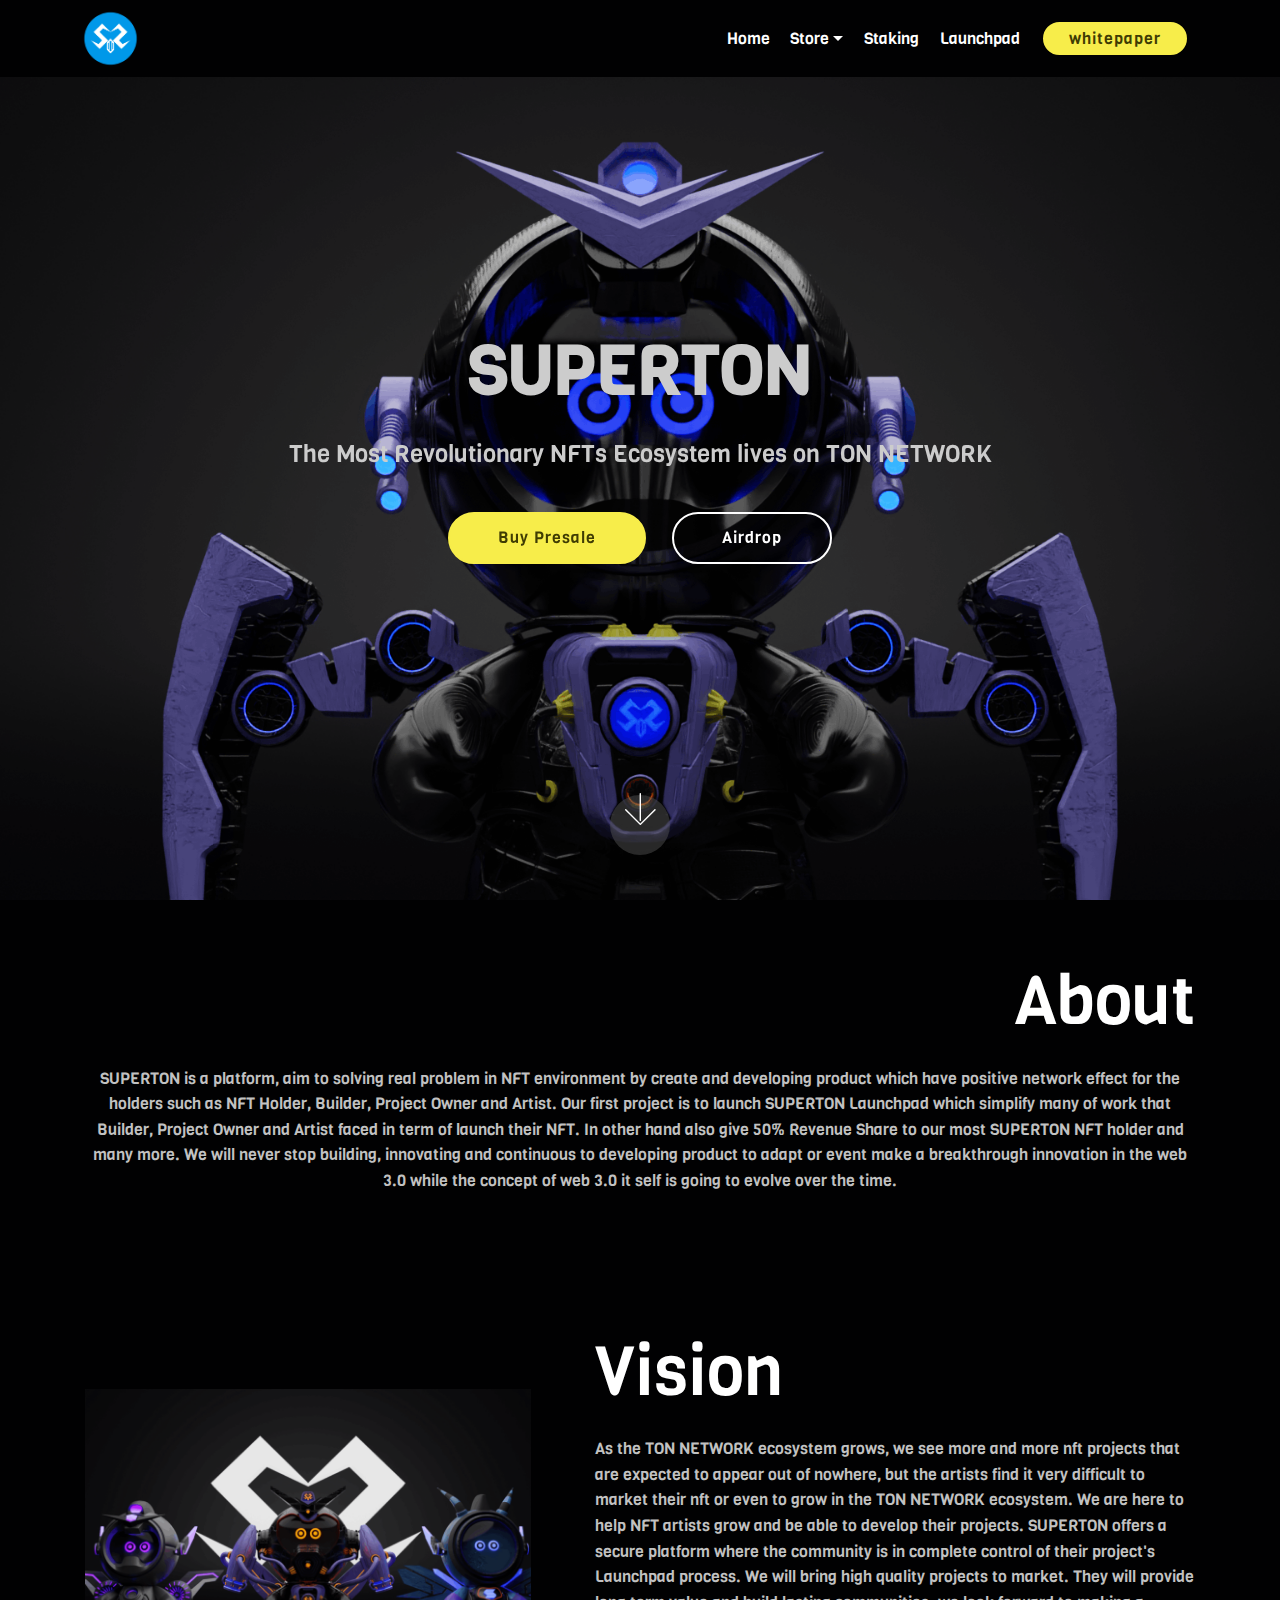
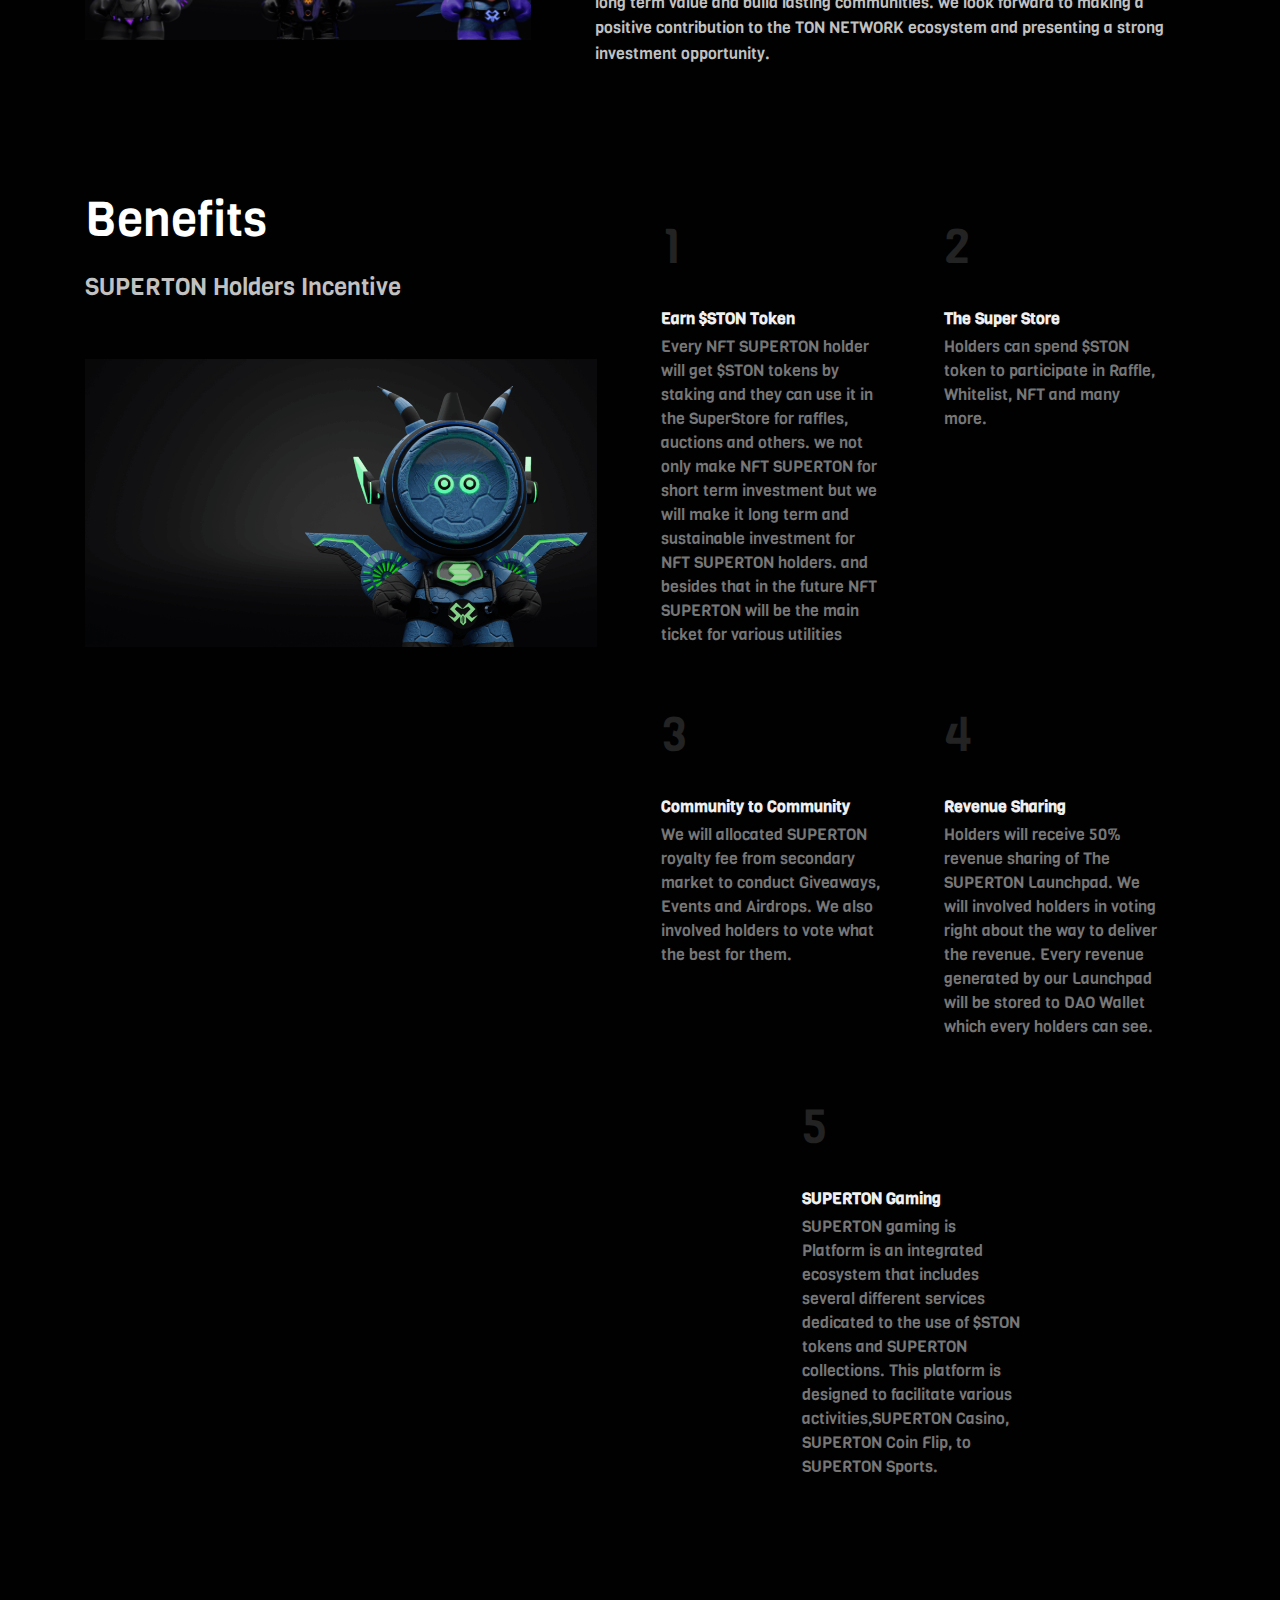
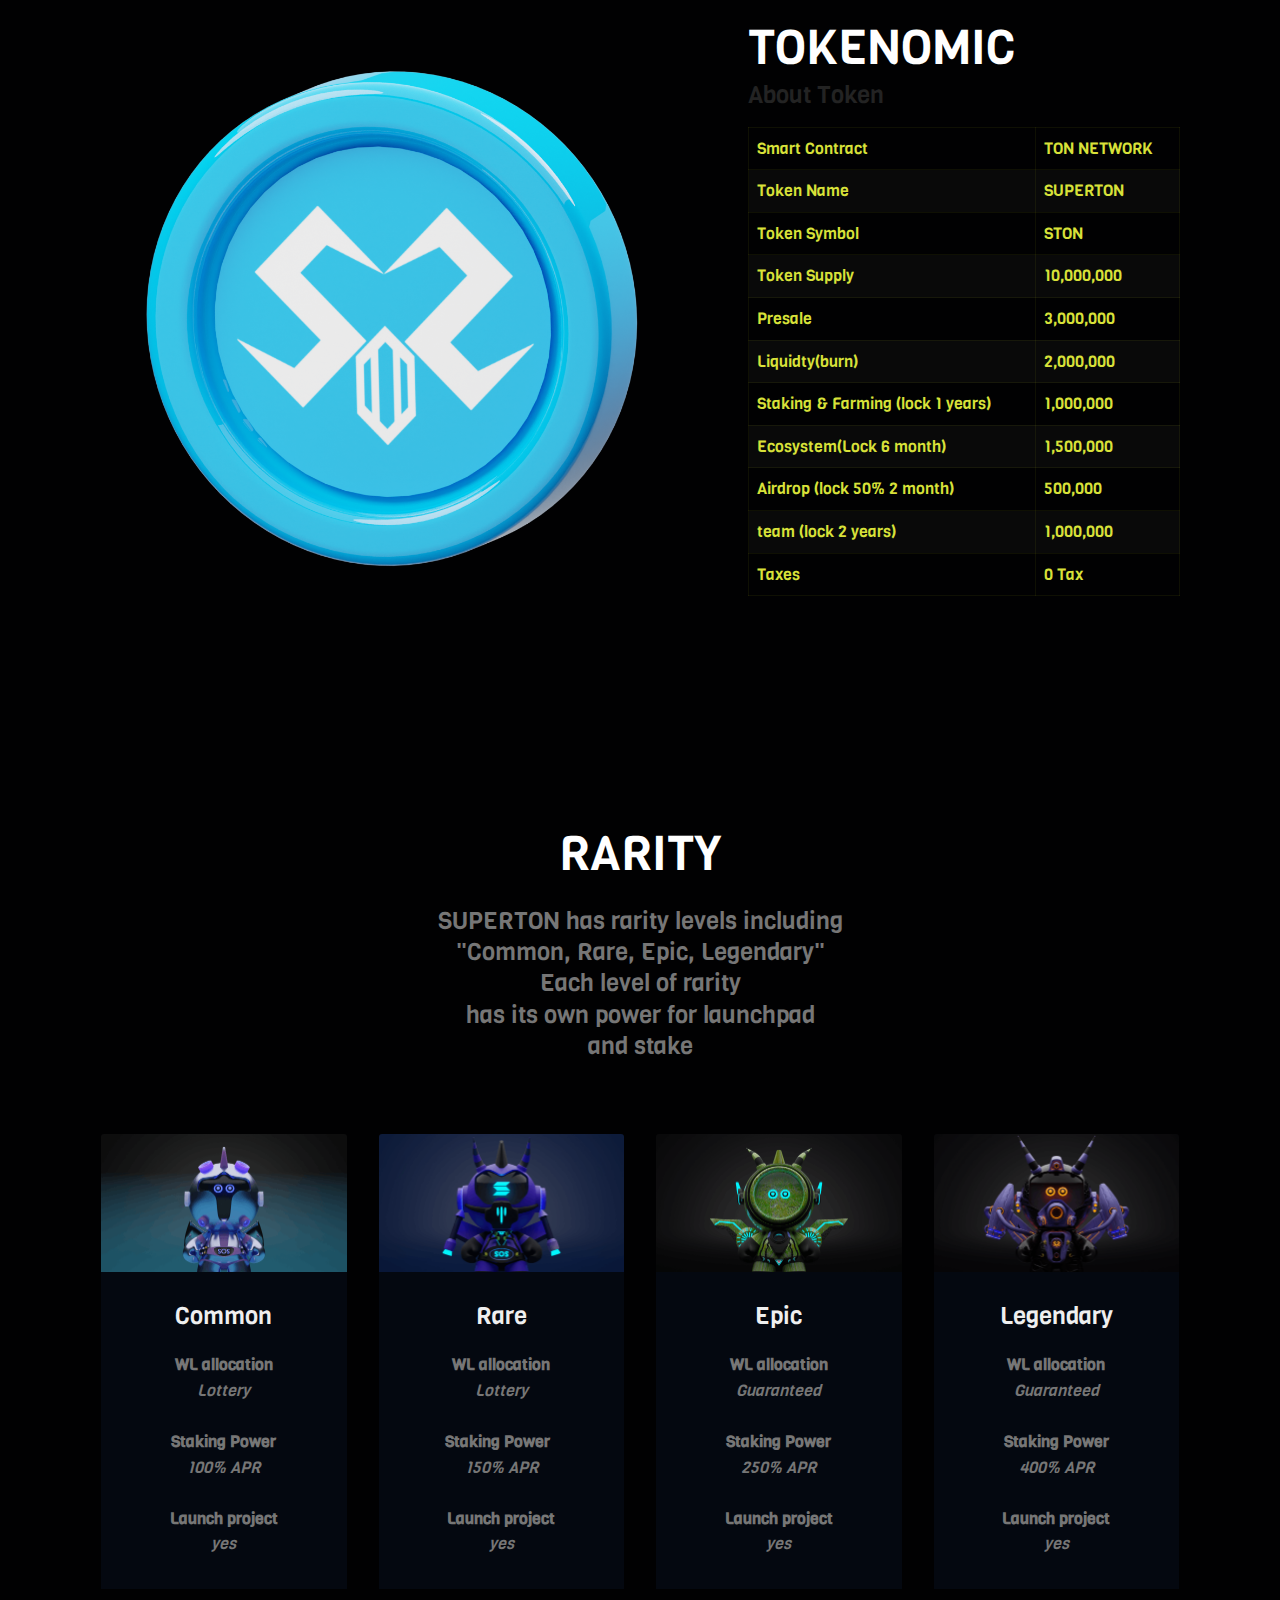
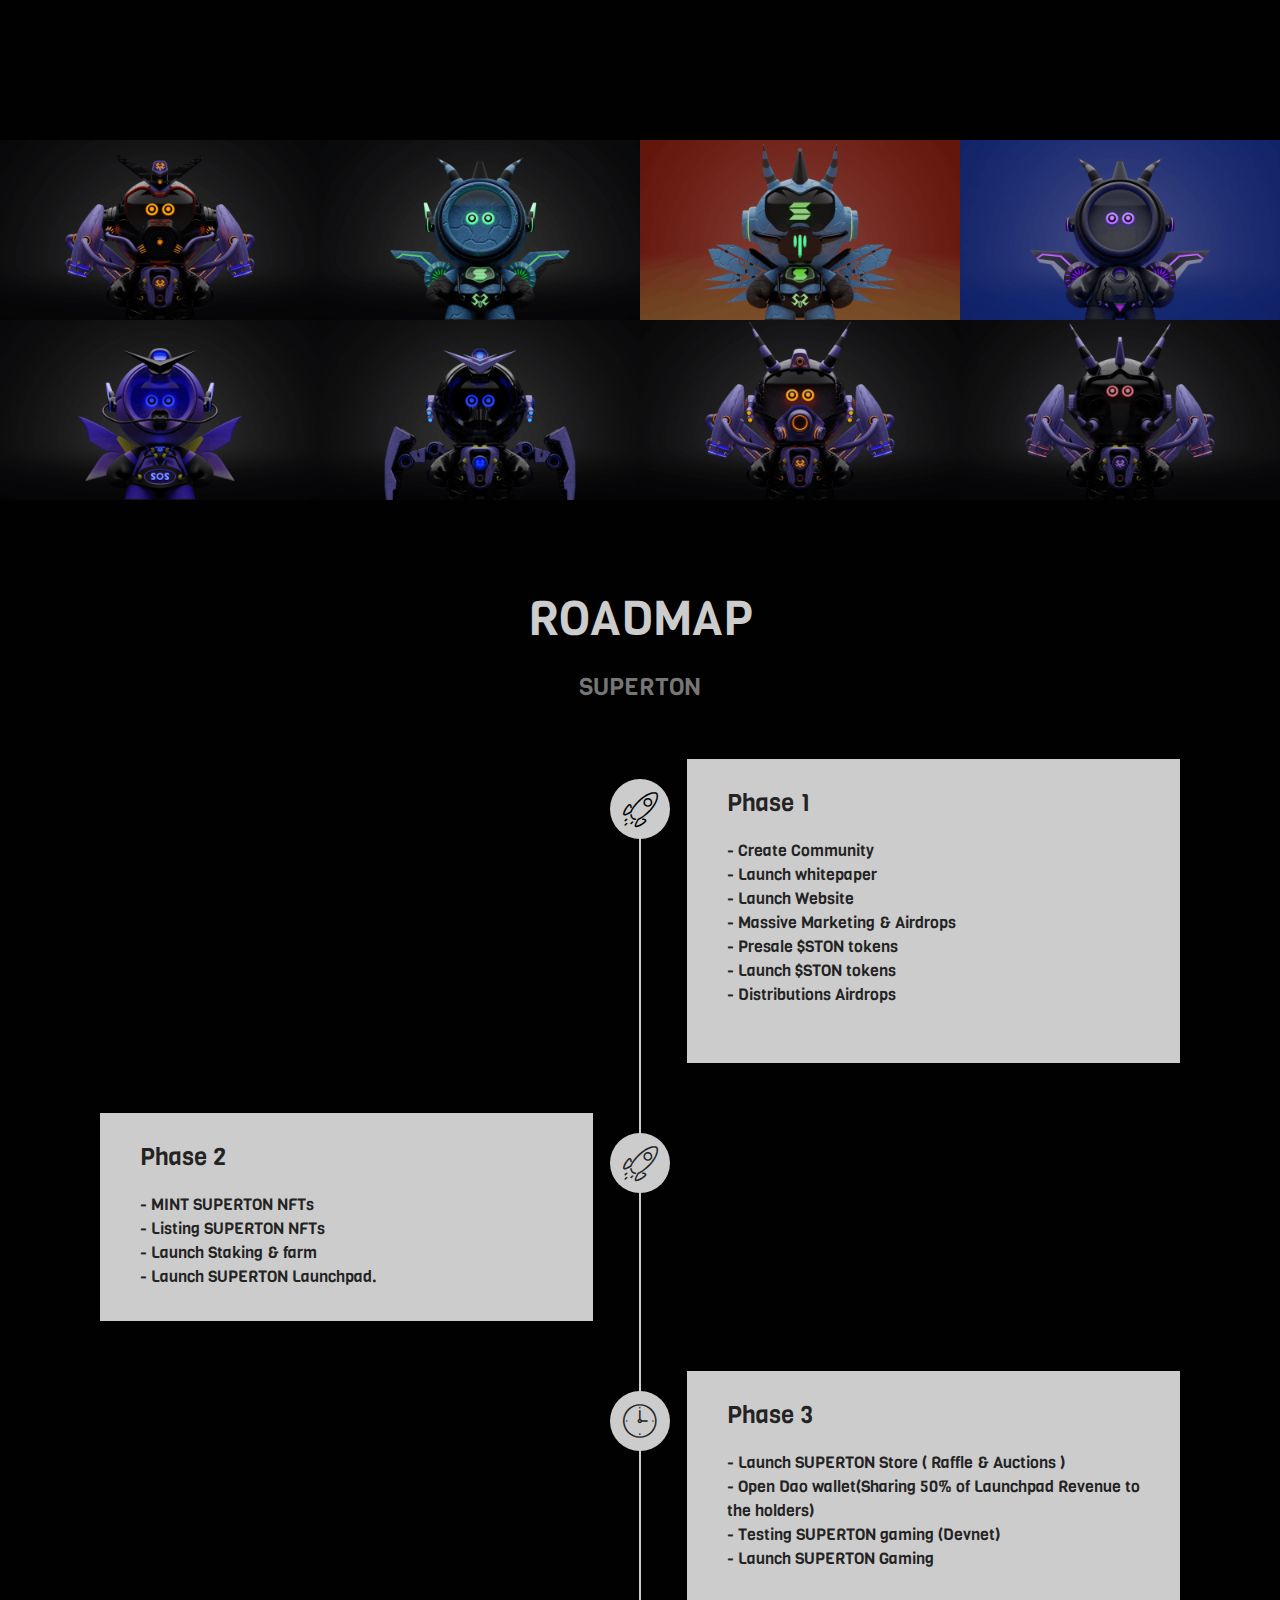
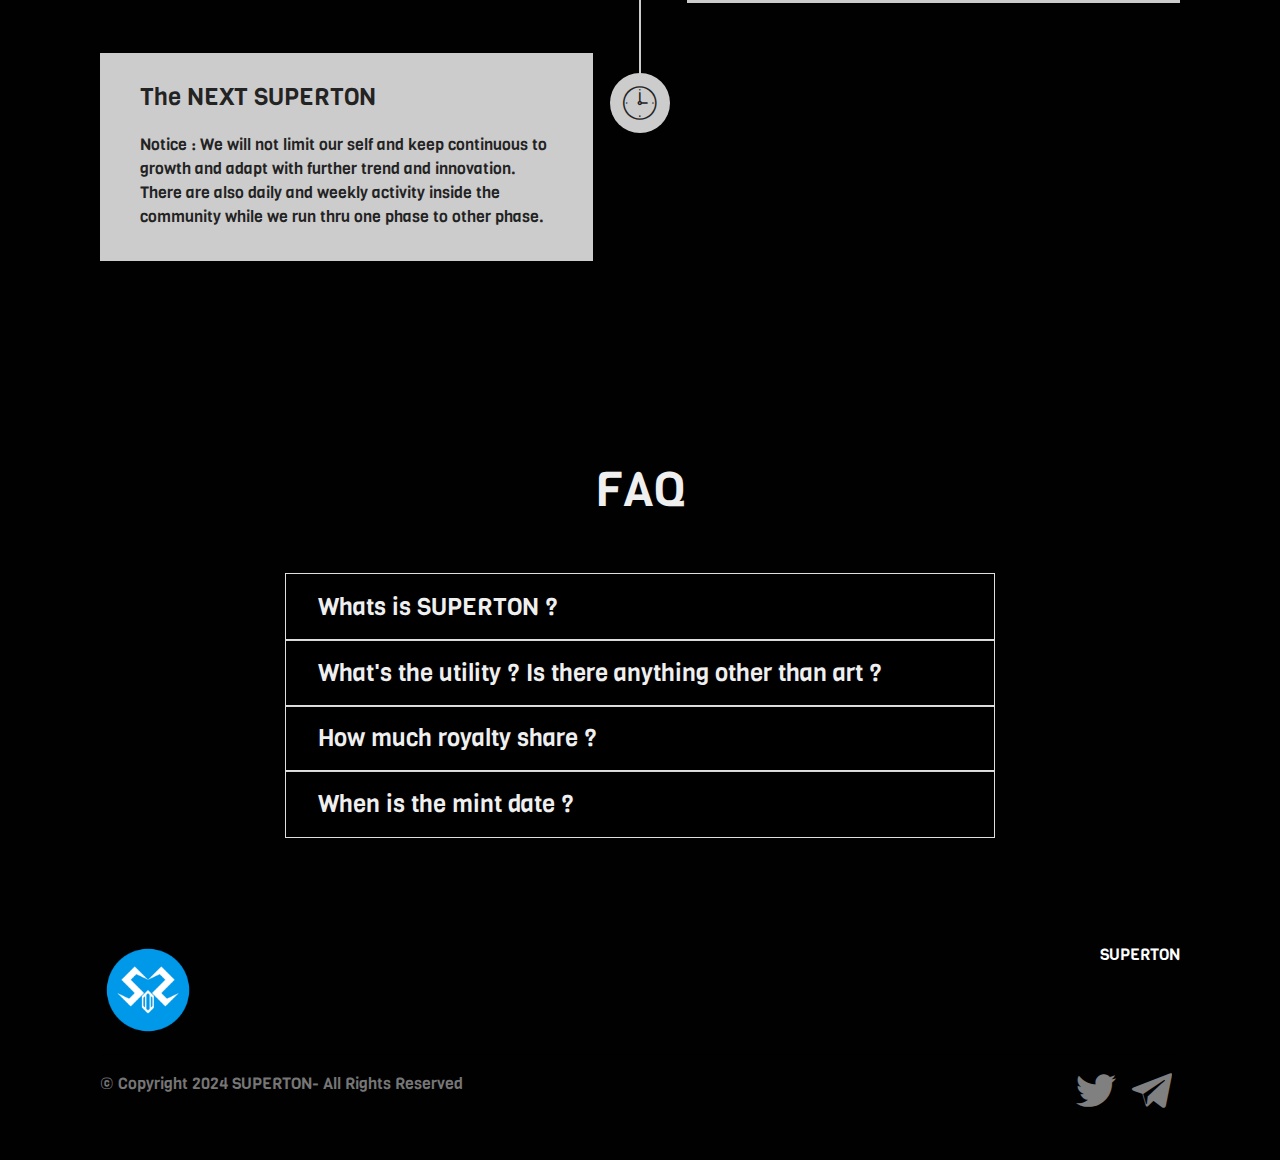
<file: index.html>
<!DOCTYPE html>
<html>

<head>
    <!-- Site made with Mobirise Website Builder v4.12.4, https://mobirise.com -->
    <meta charset="UTF-8">
    <meta http-equiv="X-UA-Compatible" content="IE=edge">
    <meta name="generator" content="Mobirise v4.12.4, mobirise.com">
    <meta name="viewport" content="width=device-width, initial-scale=1, minimum-scale=1">
    <link rel="shortcut icon" href="assets/images/LOGO-SUPERTON.png" type="image/x-icon">
    <meta name="description" content="">


    <title>SUPERTON</title>
    <link href="https://www.SUPERTON.net/Home" rel="canonical" />
    <meta property="og:locale" content="en_US">
    <meta property="og:type" content="website">
    <meta property="og:title"
        content="SUPERTON">
    <meta property="og:url" content="https://www.SUPERTON.net">
    <meta property="og:site_name" content="SUPERTON">

    <link rel="stylesheet" href="assets/web/assets/mobirise-icons-bold/mobirise-icons-bold.css">
    <link rel="stylesheet" href="assets/web/assets/mobirise-icons/mobirise-icons.css">
    <link rel="stylesheet" href="assets/bootstrap/css/bootstrap.min.css">
    <link rel="stylesheet" href="assets/bootstrap/css/bootstrap-grid.min.css">
    <link rel="stylesheet" href="assets/bootstrap/css/bootstrap-reboot.min.css">
    <link rel="stylesheet" href="assets/dropdown/css/style.css">
    <link rel="stylesheet" href="assets/tether/tether.min.css">
    <link rel="stylesheet" href="assets/socicon/css/styles.css">
    <link rel="stylesheet" href="assets/theme/css/style.css">
    <link rel="stylesheet" href="assets/gallery/style.css">
    <link rel="preload" as="style" href="assets/mobirise/css/mbr-additional.css">
    <link rel="stylesheet" href="assets/mobirise/css/mbr-additional.css" type="text/css">

    <!-- Global site tag (gtag.js) - Google Analytics -->
    <script async src="https://www.googletagmanager.com/gtag/js?id=G-3KVHP5ZMYR"></script>
    <script>
        window.dataLayer = window.dataLayer || [];
        function gtag() { dataLayer.push(arguments); }
        gtag('js', new Date());

        gtag('config', 'G-3KVHP5ZMYR');
    </script>



</head>

<body>
    <section class="menu cid-qTkzRZLJNu" once="menu" id="menu1-0">



        <nav
            class="navbar navbar-expand beta-menu navbar-dropdown align-items-center navbar-fixed-top navbar-toggleable-sm">
            <button class="navbar-toggler navbar-toggler-right" type="button" data-toggle="collapse"
                data-target="#navbarSupportedContent" aria-controls="navbarSupportedContent" aria-expanded="false"
                aria-label="Toggle navigation">
                <div class="hamburger">
                    <span></span>
                    <span></span>
                    <span></span>
                    <span></span>
                </div>
            </button>
            <div class="menu-logo">
                <div class="navbar-brand">
                    <span class="navbar-logo">

                        <img src="assets/images/LOGO-SUPERTON.png" alt="SUPERTON" title=""
                            style="height: 3.8rem;">
                        </a>
                    </span>

                </div>
            </div>
            <div class="collapse navbar-collapse" id="navbarSupportedContent">
                <ul class="navbar-nav nav-dropdown" data-app-modern-menu="true">
                    <li class="nav-item">
                        <a class="nav-link link text-white text-primary display-4" href="index.html">Home</a>
                    </li>
                    <li class="nav-item dropdown">
                        <a class="nav-link link text-white dropdown-toggle display-4" href="#.html"
                            data-toggle="dropdown-submenu" aria-expanded="true">Store</a>
                        <div class="dropdown-menu"><a class="text-white dropdown-item display-4"
                                href="#">Raffles</a><a class="text-white dropdown-item display-4"
                                href="#">Auctions</a></div>
                    </li>
                    <li class="nav-item"><a class="nav-link link text-white display-4" href="#">
                            Staking</a></li>

                    <li class="nav-item"><a class="nav-link link text-white display-4" href="#">
                            Launchpad</a></li>

                    <!-- <li class="nav-item dropdown"><a class="nav-link link text-white dropdown-toggle display-4" href="#"
                            data-toggle="dropdown-submenu" aria-expanded="false">
                            Launchpad</a>
                        <div class="dropdown-menu"><a class="text-white dropdown-item display-4"
                                href="Launchpad-info.html">Launchpad Info</a><a
                                class="text-white dropdown-item display-4" href="Upcoming.html">Upcoming</a><a
                                class="text-white dropdown-item display-4" href="Pass.html">Pass</a></div>
                    </li> -->
                </ul>
                <div class="navbar-buttons mbr-section-btn"><a class="btn btn-sm btn-secondary display-4"
                        href="#" target="_blank">
                        whitepaper</a></div>
            </div>
        </nav>
    </section>

    <section class="engine"><a href="https://mobirise.info/h">how to create your own web page for free</a></section>
    <section class="cid-qTkA127IK8 mbr-fullscreen mbr-parallax-background" id="header2-1">





        <div class="container align-center">
            <div class="row justify-content-md-center">
                <div class="mbr-white col-md-10">
                    <h1 class="mbr-section-title mbr-bold pb-3 mbr-fonts-style display-1">
                        SUPERTON</h1>

                    <p class="mbr-text pb-3 mbr-fonts-style display-5">The Most Revolutionary NFTs Ecosystem lives on
                        TON NETWORK</p>
                    <div class="mbr-section-btn"><a class="btn btn-md btn-secondary display-4"
                            href="https://t.me/c/2030875060/453" target="_blank">Buy Presale</a>
                        <a class="btn btn-md btn-white-outline display-4" href="https://t.me/+eDJFeJIB9FgwZGE1">Airdrop</a>
                    </div>
                </div>
            </div>
        </div>
        <div class="mbr-arrow hidden-sm-down" aria-hidden="true">
            <a href="#next">
                <i class="mbri-down mbr-iconfont"></i>
            </a>
        </div>
    </section>

    <section class="header7 cid-t7I9mHIXzm" id="header7-3">





        <div class="container">
            <div class="media-container-row">

                <div class="media-content align-right">
                    <h1 class="mbr-section-title mbr-white pb-3 mbr-fonts-style display-1">About</h1>
                    <div class="mbr-section-text mbr-white pb-3">
                        <p class="mbr-text mbr-fonts-style display-7">SUPERTON is a platform, aim to solving real
                            problem in NFT environment by create and developing product which have positive network
                            effect for the holders such as NFT Holder, Builder, Project Owner and Artist. Our first
                            project is to launch SUPERTON Launchpad which simplify many of work that Builder, Project Owner
                            and Artist faced in term of launch their NFT. In other hand also give 50% Revenue Share to
                            our most SUPERTON NFT holder and many more. We will never stop building, innovating and
                            continuous to developing product to adapt or event make a breakthrough innovation in the web
                            3.0 while the concept of web 3.0 it self is going to evolve over the time.</p>
                        <p></p>
                        <p></p>
                    </div>

                </div>
            </div>
        </div>
    </section>

    <section class="header3 cid-t7IeViAWMA" id="header3-5">





        <div class="container">
            <div class="media-container-row">
                <div class="mbr-figure" style="width: 80%;">
                    <img src="assets/images/poster1-1-50-924x520.png" alt="Mobirise" title="">
                </div>

                <div class="media-content">
                    <h1 class="mbr-section-title mbr-white pb-3 mbr-fonts-style display-1">
                        Vision</h1>

                    <div class="mbr-section-text mbr-white pb-3 ">
                        <p class="mbr-text mbr-fonts-style display-7">
                            As the TON NETWORK ecosystem grows, we see more and more nft projects that are expected to appear
                            out of nowhere, but the artists find it very difficult to market their nft or even to grow
                            in the TON NETWORK ecosystem. We are here to help NFT artists grow and be able to develop their
                            projects. SUPERTON offers a secure platform where the community is in complete control of
                            their project's Launchpad process. We will bring high quality projects to market. They will
                            provide long term value and build lasting communities. we look forward to making a positive
                            contribution to the TON NETWORK ecosystem and presenting a strong investment opportunity.
                        </p>
                    </div>

                </div>
            </div>
        </div>

    </section>

    <section class="counters2 counters cid-t7IfYMqFAQ" id="counters2-7">





        <div class="container pt-4 mt-2">
            <div class="media-container-row">
                <div class="media-block" style="width: 49%;">
                    <h2 class="mbr-section-title pb-3 align-left mbr-fonts-style display-2">
                        Benefits
                    </h2>
                    <h3 class="mbr-section-subtitle pb-5 align-left mbr-fonts-style display-5">SUPERTON Holders
                        Incentive</h3>
                    <div class="mbr-figure">
                        <img src="assets/images/banner6-50-960x540.png" alt="" title="">
                    </div>
                </div>
                <div class="cards-block">
                    <div class="cards-container">
                        <div class="card px-3 align-left col-12 col-md-6">
                            <div class="panel-item p-3">
                                <div class="card-img pb-3">

                                    <h3 class="count py-3 mbr-fonts-style display-2">1</h3>
                                </div>
                                <div class="card-text">
                                    <h4 class="mbr-content-title mbr-bold mbr-fonts-style display-7">Earn $STON Token
                                    </h4>
                                    <p class="mbr-content-text mbr-fonts-style display-7">
                                        Every NFT SUPERTON holder will get $STON tokens by staking and they can use it
                                        in the SuperStore for raffles, auctions and others.
                                        we not only make NFT SUPERTON for short term investment but we will make it long
                                        term and sustainable investment for NFT SUPERTON holders. and besides that in
                                        the future NFT SUPERTON will be the main ticket for various utilities
                                    </p>
                                </div>
                            </div>
                        </div>
                        <div class="card px-3 align-left col-12 col-md-6">
                            <div class="panel-item p-3">
                                <div class="card-img pb-3">

                                    <h3 class="count py-3 mbr-fonts-style display-2">2</h3>
                                </div>
                                <div class="card-text">
                                    <h4 class="mbr-content-title mbr-bold mbr-fonts-style display-7">The Super Store
                                    </h4>
                                    <p class="mbr-content-text mbr-fonts-style display-7">

                                        Holders can spend $STON token to participate in Raffle, Whitelist, NFT and many
                                        more.
                                    </p>
                                </div>
                            </div>
                        </div>
                        <div class="card px-3 align-left col-12 col-md-6">
                            <div class="panel-item p-3">
                                <div class="card-img pb-3">

                                    <h3 class="count py-3 mbr-fonts-style display-2">3</h3>
                                </div>
                                <div class="card-text">
                                    <h4 class="mbr-content-title mbr-bold mbr-fonts-style display-7">Community to
                                        Community
                                    </h4>
                                    <p class="mbr-content-text mbr-fonts-style display-7">
                                        We will allocated SUPERTON royalty fee from secondary market to conduct
                                        Giveaways, Events and Airdrops. We also involved holders to vote what the best
                                        for them.
                                    </p>
                                </div>
                            </div>
                        </div>
                        <div class="card px-3 align-left col-12 col-md-6">
                            <div class="panel-item p-3">
                                <div class="card-img pb-3">

                                    <h3 class="count py-3 mbr-fonts-style display-2">4</h3>
                                </div>
                                <div class="card-texts">
                                    <h4 class="mbr-content-title mbr-bold mbr-fonts-style display-7">Revenue Sharing
                                    </h4>
                                    <p class="mbr-content-text mbr-fonts-style display-7">Holders will receive 50%
                                        revenue sharing of The SUPERTON Launchpad. We will involved holders in voting
                                        right about the way to deliver the revenue. Every revenue generated by our
                                        Launchpad will be stored to DAO Wallet which every holders can see.</p>
                                </div>
                            </div>
                        </div>
                        <div class="card px-3 align-left col-12 col-md-6">
                            <div class="panel-item p-3">
                                <div class="card-img pb-3">

                                    <h3 class="count py-3 mbr-fonts-style display-2">5</h3>
                                </div>
                                <div class="card-texts">
                                    <h4 class="mbr-content-title mbr-bold mbr-fonts-style display-7">SUPERTON Gaming
                                    </h4>
                                    <p class="mbr-content-text mbr-fonts-style display-7">SUPERTON gaming is Platform
                                        is an integrated ecosystem that includes several different services dedicated to
                                        the use of $STON tokens and SUPERTON collections. This platform is designed to
                                        facilitate various activities,SUPERTON Casino, SUPERTON Coin Flip, to
                                        SUPERTON Sports.
                                </div>
    </section>

    <section class="services2 cid-t7TZwSYnTM" id="services2-11">
        <!---->

        <!---->
        <!--Overlay-->

        <!--Container-->
        <div class="container">
            <div class="col-md-12">
                <div class="media-container-row">
                    <div class="mbr-figure" style="width: 60%;">
                        <img src="assets/images/SUPERTON-COIN.png" alt="Mobirise" title="">
                    </div>
                    <div class="align-left aside-content">
                        <h2 class="mbr-title pt-2 mbr-fonts-style display-2">TOKENOMIC</h2>
                        <div class="mbr-section-text">
                            <h3 class="mbr-section-subtitle pb-2 align-left mbr-fonts-style display-5">About Token</h3>
                        
                            <style>table {
                                font-family: arial, sans-serif;
                                border-collapse: collapse;
                                width: 100%;
                                color: rgb(243, 246, 248);
                              }
                              
                              td, th {
                                border: 1px solid #dce92311;
                                text-align: left;
                                padding: 8px;
                              }
                              
                              tr:nth-child(even) {
                                background-color: #090909;
                              }</style>
                            <table class="mbr-text text2 pt-2 mbr-light mbr-fonts-style display-7">
                                <tr>
                                    <td>Smart Contract</td>
                                    <td>TON NETWORK</td>
                                  </tr>
                                  <tr>
                                    <td>Token Name</td>
                                    <td>SUPERTON</td>
                                  </tr>
                                  <tr>
                                    <td>Token Symbol</td>
                                    <td>STON</td>
                                  </tr>
                                  <tr>
                                    <td>Token Supply</td>
                                    <td>10,000,000</td>
                                  </tr>
                                  <tr>
                                    <td>Presale</td>
                                    <td>3,000,000</td>
                                  </tr>
                                  <tr>
                                    <td>Liquidty(burn)</td>
                                    <td>2,000,000</td>
                                  </tr>
                                  <tr>
                                    <td>Staking & Farming (lock 1 years)</td>
                                    <td>1,000,000</td>
                                  </tr>
                                  <tr>
                                    <td>Ecosystem(Lock 6 month)</td>
                                    <td>1,500,000</td>
                                  </tr>
                                  <tr>
                                    <td>Airdrop (lock 50% 2 month)</td>
                                    <td>500,000</td>
                                  </tr>
                                
                                <tr>
                                    <td>team (lock 2 years)</td>
                                    <td>1,000,000</td>
                                  </tr>
                                  <tr>
                                    <td>Taxes</td>
                                    <td>0 Tax</td>
                                  </tr>
                       
                              </table>
                        </div>
                    </div>
                </div>
            </div>
        </div>
    </section>







    <section class="features18 popup-btn-cards cid-t8QKHJbMl8" id="features18-1j">




        <div class="container">
            <h2 class="mbr-section-title pb-3 align-center mbr-fonts-style display-2">
                RARITY</h2>
            <h3 class="mbr-section-subtitle display-5 align-center mbr-fonts-style mbr-light">SUPERTON has rarity
                levels including
                <div>"Common, Rare, Epic, Legendary"
                </div>
                <div>Each level of rarity
                </div>
                <div>has its own power for launchpad
                </div>
                <div>and stake</div>
            </h3>
            <div class="media-container-row pt-5 ">
                <div class="card p-3 col-12 col-md-6 col-lg-3">
                    <div class="card-wrapper ">
                        <div class="card-img">
                            <div class="mbr-overlay"></div>
                            <div class="mbr-section-btn text-center"><a
                                    class="btn btn-primary display-4">COMMON<br>Supply&nbsp;50%</a></div>
                            <img src="assets/images/14-492x277.png" alt="Mobirise" title="">
                        </div>
                        <div class="card-box">
                            <h4 class="card-title mbr-fonts-style display-5">
                                Common</h4>
                            <p class="mbr-text mbr-fonts-style align-left display-7"><strong>
                                    WL allocation</strong><br><em>Lottery</em><em><br></em><br><strong>Staking
                                    Power</strong><br><em>100% APR</em><br><br><strong>Launch project
                                </strong><br><em>yes <br></em>
                            </p>
                        </div>
                    </div>
                </div>
                <div class="card p-3 col-12 col-md-6 col-lg-3">
                    <div class="card-wrapper">
                        <div class="card-img">
                            <div class="mbr-overlay"></div>
                            <div class="mbr-section-btn text-center"><a class="btn btn-primary display-4">RARE<br>Supply
                                    30%</a></div>
                            <img src="assets/images/12-492x277.png" alt="Mobirise" title="">
                        </div>
                        <div class="card-box">
                            <h4 class="card-title mbr-fonts-style display-5">
                                Rare</h4>
                            <p class="mbr-text mbr-fonts-style display-7"><strong>WL allocation
                                </strong><br><em>Lottery
                                </em><br>
                                <br><strong>Staking Power</strong> <em>&nbsp;
                                    <br>150% APR</em><br>
                                <br><strong>Launch project
                                    <br></strong><em>yes </em>
                            </p>
                        </div>
                    </div>
                </div>

                <div class="card p-3 col-12 col-md-6 col-lg-3">
                    <div class="card-wrapper">
                        <div class="card-img">
                            <div class="mbr-overlay"></div>
                            <div class="mbr-section-btn text-center"><a
                                    class="btn btn-primary display-4">EPIC&nbsp;<br>Supply 15%</a></div>
                            <img src="assets/images/5-492x277.png" alt="Mobirise" title="">
                        </div>
                        <div class="card-box">
                            <h4 class="card-title mbr-fonts-style display-5">
                                Epic</h4>
                            <p class="mbr-text mbr-fonts-style display-7"><strong>WL allocation
                                </strong><br><em>Guaranteed<br></em>
                                <br><strong>Staking Power
                                </strong><br><em>250% APR
                                </em><br>
                                <br><strong>Launch project</strong><br><em>yes</em>
                            </p>
                        </div>
                    </div>
                </div>

                <div class="card p-3 col-12 col-md-6 col-lg-3">
                    <div class="card-wrapper">
                        <div class="card-img">
                            <div class="mbr-overlay"></div>
                            <div class="mbr-section-btn text-center"><a
                                    class="btn btn-primary display-4">LEGENDARY&nbsp;<br>Supply 5%</a></div>
                            <img src="assets/images/7-492x277.png" alt="Mobirise" title="">
                        </div>
                        <div class="card-box">
                            <h4 class="card-title mbr-fonts-style display-5">
                                Legendary</h4>
                            <p class="mbr-text mbr-fonts-style display-7"><strong>WL allocation
                                    <br></strong><em>Guaranteed
                                </em><br>
                                <br><strong>Staking Power
                                </strong><br><em>400% APR
                                </em><br>
                                <br><strong>Launch project</strong><br><em>yes</em>
                            </p>
                        </div>
                    </div>
                </div>
            </div>
        </div>
    </section>

    <section class="mbr-gallery mbr-slider-carousel cid-t7Iol1F2Hq" id="gallery3-9">



        <div>
            <div>
                <!-- Filter -->
                <!-- Gallery -->
                <div class="mbr-gallery-row">
                    <div class="mbr-gallery-layout-default">
                        <div>
                            <div>
                                <div class="mbr-gallery-item mbr-gallery-item--p0" data-video-url="false"
                                    data-tags="Awesome">
                                    <div href="#lb-gallery3-9" data-slide-to="0" data-toggle="modal"><img
                                            src="assets/images/1-50-960x540-800x450.png" alt="" title=""><span
                                            class="icon-focus"></span></div>
                                </div>
                                <div class="mbr-gallery-item mbr-gallery-item--p0" data-video-url="false"
                                    data-tags="Responsive">
                                    <div href="#lb-gallery3-9" data-slide-to="1" data-toggle="modal"><img
                                            src="assets/images/3-50-960x540-800x450.png" alt="" title=""><span
                                            class="icon-focus"></span></div>
                                </div>
                                <div class="mbr-gallery-item mbr-gallery-item--p0" data-video-url="false"
                                    data-tags="Creative">
                                    <div href="#lb-gallery3-9" data-slide-to="2" data-toggle="modal"><img
                                            src="assets/images/13-50-960x540-800x450.png" alt="" title=""><span
                                            class="icon-focus"></span></div>
                                </div>
                                <div class="mbr-gallery-item mbr-gallery-item--p0" data-video-url="false"
                                    data-tags="Animated">
                                    <div href="#lb-gallery3-9" data-slide-to="3" data-toggle="modal"><img
                                            src="assets/images/11-50-960x540-800x450.png" alt="" title=""><span
                                            class="icon-focus"></span></div>
                                </div>
                                <div class="mbr-gallery-item mbr-gallery-item--p0" data-video-url="false"
                                    data-tags="Awesome">
                                    <div href="#lb-gallery3-9" data-slide-to="4" data-toggle="modal"><img
                                            src="assets/images/4-50-960x540-800x450.png" alt="" title=""><span
                                            class="icon-focus"></span></div>
                                </div>
                                <div class="mbr-gallery-item mbr-gallery-item--p0" data-video-url="false"
                                    data-tags="Awesome">
                                    <div href="#lb-gallery3-9" data-slide-to="5" data-toggle="modal"><img
                                            src="assets/images/2-50-960x540-800x450.png" alt="" title=""><span
                                            class="icon-focus"></span></div>
                                </div>
                                <div class="mbr-gallery-item mbr-gallery-item--p0" data-video-url="false"
                                    data-tags="Responsive">
                                    <div href="#lb-gallery3-9" data-slide-to="6" data-toggle="modal"><img
                                            src="assets/images/7-50-960x540-800x450.png" alt="" title=""><span
                                            class="icon-focus"></span></div>
                                </div>
                                <div class="mbr-gallery-item mbr-gallery-item--p0" data-video-url="false"
                                    data-tags="Animated">
                                    <div href="#lb-gallery3-9" data-slide-to="7" data-toggle="modal"><img
                                            src="assets/images/8-50-960x540-800x450.png" alt="" title=""><span
                                            class="icon-focus"></span></div>
                                </div>
                            </div>
                        </div>
                        <div class="clearfix"></div>
                    </div>
                </div><!-- Lightbox -->
                <div data-app-prevent-settings="" class="mbr-slider modal fade carousel slide" tabindex="-1"
                    data-keyboard="true" data-interval="false" id="lb-gallery3-9">
                    <div class="modal-dialog">
                        <div class="modal-content">
                            <div class="modal-body">
                                <div class="carousel-inner">
                                    <div class="carousel-item active"><img src="assets/images/1-50-960x540.png" alt=""
                                            title=""></div>
                                    <div class="carousel-item"><img src="assets/images/3-50-960x540.png" alt=""
                                            title=""></div>
                                    <div class="carousel-item"><img src="assets/images/13-50-960x540.png" alt=""
                                            title=""></div>
                                    <div class="carousel-item"><img src="assets/images/11-50-960x540.png" alt=""
                                            title=""></div>
                                    <div class="carousel-item"><img src="assets/images/4-50-960x540.png" alt=""
                                            title=""></div>
                                    <div class="carousel-item"><img src="assets/images/2-50-960x540.png" alt=""
                                            title=""></div>
                                    <div class="carousel-item"><img src="assets/images/7-50-960x540.png" alt=""
                                            title=""></div>
                                    <div class="carousel-item"><img src="assets/images/8-50-960x540.png" alt=""
                                            title=""></div>
                                </div><a class="carousel-control carousel-control-prev" role="button" data-slide="prev"
                                    href="#lb-gallery3-9"><span class="mbri-left mbr-iconfont"
                                        aria-hidden="true"></span><span class="sr-only">Previous</span></a><a
                                    class="carousel-control carousel-control-next" role="button" data-slide="next"
                                    href="#lb-gallery3-9"><span class="mbri-right mbr-iconfont"
                                        aria-hidden="true"></span><span class="sr-only">Next</span></a><a class="close"
                                    href="#" role="button" data-dismiss="modal"><span class="sr-only">Close</span></a>
                            </div>
                        </div>
                    </div>
                </div>
            </div>
        </div>

    </section>

    <section class="timeline2 cid-t7IqpmzVUO" id="timeline2-b">





        <div class="container align-center">
            <h2 class="mbr-section-title pb-3 mbr-fonts-style display-2">ROADMAP</h2>
            <h3 class="mbr-section-subtitle pb-5 mbr-fonts-style display-5">SUPERTON</h3>

            <div class="container timelines-container" mbri-timelines="">
                <!--1-->
                <div class="row timeline-element reverse separline">
                    <span class="iconsBackground">
                        <span class="mbr-iconfont mbri-rocket" style="color: rgb(1, 1, 2); fill: rgb(1, 1, 2);"></span>
                    </span>
                    <div class="col-xs-12 col-md-6 align-left">
                        <div class="timeline-text-content">
                            <h4 class="mbr-timeline-title pb-3 mbr-fonts-style display-5">Phase 1
                            </h4>
                            <p class="mbr-timeline-text mbr-fonts-style display-7"> - Create Community&nbsp;<br>-
                                Launch whitepaper<br>- Launch Website&nbsp;<br>- Massive Marketing & Airdrops<br>-
                                Presale $STON tokens &nbsp;<br>- Launch $STON tokens &nbsp;<br>- Distributions Airdrops
                                &nbsp;<br><br></p>
                        </div>
                    </div>
                </div>
                <!--2-->
                <div class="row timeline-element  separline">
                    <span class="iconsBackground">
                        <span class="mbr-iconfont mbri-rocket"></span>
                    </span>
                    <div class="col-xs-12 col-md-6 align-left ">
                        <div class="timeline-text-content">
                            <h4 class="mbr-timeline-title pb-3 mbr-fonts-style display-5">

                                <div><span style="color: inherit; font-size: 1.5rem;">Phase 2</span><br></div>
                            </h4>
                            <p class="mbr-timeline-text mbr-fonts-style display-7"> - MINT SUPERTON NFTs&nbsp;<br>- Listing SUPERTON NFTs
                                &nbsp;<br>- Launch Staking & farm<br>-
                                Launch SUPERTON Launchpad. &nbsp;<br>
                            </p>
                            <!-- <p class="mbr-timeline-text mbr-fonts-style display-7">
                                We are planning and ready to list in Big markets in TON NETWORK, NFT market will be launched
                                in various markets such as Magiceden, Opensea and others.
                            </p> -->
                        </div>
                    </div>
                </div>
                <!--3-->
                <div class="row timeline-element reverse separline">
                    <span class="iconsBackground">
                        <span class="mbr-iconfont mbri-clock"></span>
                    </span>
                    <div class="col-xs-12 col-md-6 align-left">
                        <div class="timeline-text-content">
                            <h4 class="mbr-timeline-title pb-3 mbr-fonts-style display-5">Phase 3</h4>
                            <p class="mbr-timeline-text mbr-fonts-style display-7"> - Launch SUPERTON Store ( Raffle
                                & Auctions ) &nbsp;<br>- Open Dao wallet(Sharing 50% of Launchpad Revenue to the
                                holders)
                                &nbsp;<br>- Testing SUPERTON gaming (Devnet)<br>-
                                Launch SUPERTON Gaming &nbsp;<br>
                            </p>
                        </div>
                    </div>
                </div>
                <!--4-->
                <!-- <div class="row timeline-element  separline">
                    <span class="iconsBackground">
                        <span class="mbr-iconfont mbri-clock"></span>
                    </span>
                    <div class="col-xs-12 col-md-6 align-left ">
                        <div class="timeline-text-content">
                            <h4 class="mbr-timeline-title pb-3 mbr-fonts-style display-5">SUPERTON LAUNCHPAD</h4>
                            <p class="mbr-timeline-text mbr-fonts-style display-7">- Launch SUPERTON Launchpad.<br>
                                - Expanding team consist of Sales & Marketing to promote and selling Launchpad service
                                to the new project.</p>
                        </div>
                    </div>
                </div> -->
                <!--5-->
                <!-- <div class="row timeline-element reverse separline">
                    <span class="iconsBackground">
                        <span class="mbr-iconfont mbri-clock"></span>
                    </span>
                    <div class="col-xs-12 col-md-6 align-left">
                        <div class="timeline-text-content">
                            <h4 class="mbr-timeline-title pb-3 mbr-fonts-style display-5">OPEN DAO WALLET
                            </h4>
                            <p class="mbr-timeline-text mbr-fonts-style display-7">Sharing 50% of Launchpad Revenue to
                                the holders.</p>
                        </div>
                    </div>
                </div> -->
                <!--6-->
                <div class="row timeline-element">
                    <span class="iconsBackground">
                        <span class="mbr-iconfont mbri-clock"></span>
                    </span>
                    <div class="col-xs-12 col-md-6 align-left ">
                        <div class="timeline-text-content">
                            <h4 class="mbr-timeline-title pb-3 mbr-fonts-style display-5">The NEXT SUPERTON</h4>
                            <p class="mbr-timeline-text mbr-fonts-style display-7">Notice : We will not limit our self
                                and keep continuous to growth and adapt with further trend and innovation.
                                <br>There are also daily and weekly activity inside the community while we run thru one
                                phase to other phase.
                            </p>
                        </div>
                    </div>
                </div>
                <!--7-->

                <!--8-->

                <!--9-->

                <!--10-->

                <!--11-->

                <!--12-->

            </div>
        </div>
    </section>
                
                
          
                    
          
           
        

    <section class="toggle1 cid-t7ItgbojdN" id="toggle1-c">




        <div class="container">
            <div class="media-container-row">
                <div class="col-12 col-md-8">
                    <div class="section-head text-center space30">
                        <h2 class="mbr-section-title pb-5 mbr-fonts-style display-2">FAQ
                        </h2>
                    </div>
                    <div class="clearfix"></div>
                    <div id="bootstrap-toggle" class="toggle-panel accordionStyles tab-content">
                        <div class="card">
                            <div class="card-header" role="tab" id="headingOne">
                                <a role="button" class="collapsed panel-title text-black" data-toggle="collapse"
                                    data-core="" href="#collapse1_9" aria-expanded="false" aria-controls="collapse1">
                                    <h4 class="mbr-fonts-style display-5">Whats is SUPERTON ?</h4>
                                </a>
                            </div>
                            <div id="collapse1_9" class="panel-collapse noScroll collapse" role="tabpanel"
                                aria-labelledby="headingOne">
                                <div class="panel-body p-4">
                                    <p class="mbr-fonts-style panel-text display-7">SUPERTON OF 1200 ULTRA REALISTIC.
                                        Great art is only the beginning.

                                        <br>Ultra-realistic 3D details, Utilities ,Gaming ,Staking, Super Store,NFT Launchpad
                                        and Upcoming Utilities.
                                    </p>
                                </div>
                            </div>
                        </div>
                        <div class="card">
                            <div class="card-header" role="tab" id="headingTwo">
                                <a role="button" class="collapsed panel-title text-black" data-toggle="collapse"
                                    data-core="" href="#collapse2_9" aria-expanded="false" aria-controls="collapse2">
                                    <h4 class="mbr-fonts-style display-5">What's the utility ? Is there anything other
                                        than art ?&nbsp;</h4>
                                </a>

                            </div>
                            <div id="collapse2_9" class="panel-collapse noScroll collapse" role="tabpanel"
                                aria-labelledby="headingTwo">
                                <div class="panel-body p-4">
                                    <p class="mbr-fonts-style panel-text display-7">YES! Very. Please see our full
                                        Roadmap. Here are some highlights:
                                        <br>$STON tokens, earn and stake.
                                        <br>Every SUPERTON holder will be entitled to participate in various kinds of
                                        Launchpad
                                        <br>SUPERTON Incubator, helping smaller projects to get started in exchange
                                        for benefits for our SuperArmy members.
                                    </p>
                                </div>
                            </div>
                        </div>
                        <div class="card">
                            <div class="card-header" role="tab" id="headingThree">
                                <a role="button" class="collapsed panel-title text-black" data-toggle="collapse"
                                    data-core="" href="#collapse3_9" aria-expanded="false" aria-controls="collapse3">
                                    <h4 class="mbr-fonts-style display-5">
                                        How much royalty share ?&nbsp;</h4>
                                </a>
                            </div>
                            <div id="collapse3_9" class="panel-collapse noScroll collapse" role="tabpanel"
                                aria-labelledby="headingThree">
                                <div class="panel-body p-4">
                                    <p class="mbr-fonts-style panel-text display-7">- Holders will receive 50% of
                                        revenue from launchpad
                                        <br>- 50% of Secondary market royalty income is allocated for community
                                        incentive and new project incubation.
                                    </p>
                                </div>
                            </div>
                        </div>
                        <div class="card">
                            <div class="card-header" role="tab" id="headingThree">
                                <a role="button" class="collapsed panel-title text-black" data-toggle="collapse"
                                    data-core="" href="#collapse4_9" aria-expanded="false" aria-controls="collapse4">
                                    <h4 class="mbr-fonts-style display-5">
                                        When is the mint date ?&nbsp;</h4>
                                </a>
                            </div>
                            <div id="collapse4_9" class="panel-collapse noScroll collapse" role="tabpanel"
                                aria-labelledby="headingThree">
                                <div class="panel-body p-4">
                                    <p class="mbr-fonts-style panel-text display-7">TBA !!!(Join our communities to keep you updated)</p>
                                </div>
                            </div>
                        </div>
                        <!-- <div class="card">
                            <div class="card-header" role="tab" id="headingThree">
                                <a role="button" class="collapsed panel-title text-black" data-toggle="collapse"
                                    data-core="" href="#collapse5_9" aria-expanded="false" aria-controls="collapse5">
                                    <h4 class="mbr-fonts-style display-5">What are the prices for SUPERTON NFT
                                        ?&nbsp;</h4>
                                </a>
                            </div>
                            <div id="collapse5_9" class="panel-collapse noScroll collapse" role="tabpanel"
                                aria-labelledby="headingThree">
                                <div class="panel-body p-4">
                                    <p class="mbr-fonts-style panel-text display-7">TBA (Join our discord to keep you
                                        updated)</p>
                                </div>
                            </div>
                        </div> -->

                    </div>
                </div>
            </div>
        </div>
    </section>

    <section class="cid-t7IvMTu2Rw" id="footer5-d">





        <div class="container">
            <div class="media-container-row">
                <div class="col-md-3">
                    <div class="media-wrap">

                        <img src="assets/images/LOGO-SUPERTON.png" alt="SUPERTON" title="">
                        </a>
                    </div>
                </div>
                <div class="col-md-9">
                    <p class="mbr-text align-right links mbr-fonts-style display-7">SUPERTON</p>
                </div>
            </div>
            <div class="footer-lower">
                <div class="media-container-row">
                    <div class="col-md-12">
                        <hr>
                    </div>
                </div>
                <div class="media-container-row mbr-white">
                    <div class="col-md-6 copyright">
                        <p class="mbr-text mbr-fonts-style display-7">
                            © Copyright 2024 SUPERTON- All Rights Reserved
                        </p>
                    </div>
                    <div class="col-md-6">
                        <div class="social-list align-right">
                            <div class="soc-item">
                                <a href="https://twitter.com/super_on_ton" target="_blank">
                                    <span class="mbr-iconfont mbr-iconfont-social socicon-twitter socicon"
                                        style="color: rgb(255, 255, 255); fill: rgb(255, 255, 255); font-size: 40px;"></span>
                                </a>
                            </div>
                            
                            <div class="soc-item">
                                <a href="https://t.me/c/2030875060/453" target="_blank">
                                    <span class="mbr-iconfont mbr-iconfont-social socicon-telegram socicon"
                                        style="font-size: 40px; color: rgb(255, 255, 255); fill: rgb(255, 255, 255);"></span>
                                </a>
                            </div>
                            




                        </div>
                    </div>
                </div>
            </div>
        </div>
    </section>


    <script src="assets/web/assets/jquery/jquery.min.js"></script>
    <script src="assets/popper/popper.min.js"></script>
    <script src="assets/bootstrap/js/bootstrap.min.js"></script>
    <script src="assets/smoothscroll/smooth-scroll.js"></script>
    <script src="assets/dropdown/js/nav-dropdown.js"></script>
    <script src="assets/dropdown/js/navbar-dropdown.js"></script>
    <script src="assets/touchswipe/jquery.touch-swipe.min.js"></script>
    <script src="assets/parallax/jarallax.min.js"></script>
    <script src="assets/viewportchecker/jquery.viewportchecker.js"></script>
    <script src="assets/tether/tether.min.js"></script>
    <script src="assets/masonry/masonry.pkgd.min.js"></script>
    <script src="assets/imagesloaded/imagesloaded.pkgd.min.js"></script>
    <script src="assets/bootstrapcarouselswipe/bootstrap-carousel-swipe.js"></script>
    <script src="assets/vimeoplayer/jquery.mb.vimeo_player.js"></script>
    <script src="assets/mbr-switch-arrow/mbr-switch-arrow.js"></script>
    <script src="assets/mbr-popup-btns/mbr-popup-btns.js"></script>
    <script src="assets/theme/js/script.js"></script>
    <script src="assets/slidervideo/script.js"></script>
    <script src="assets/gallery/player.min.js"></script>
    <script src="assets/gallery/script.js"></script>


</body>

</html>
</file>
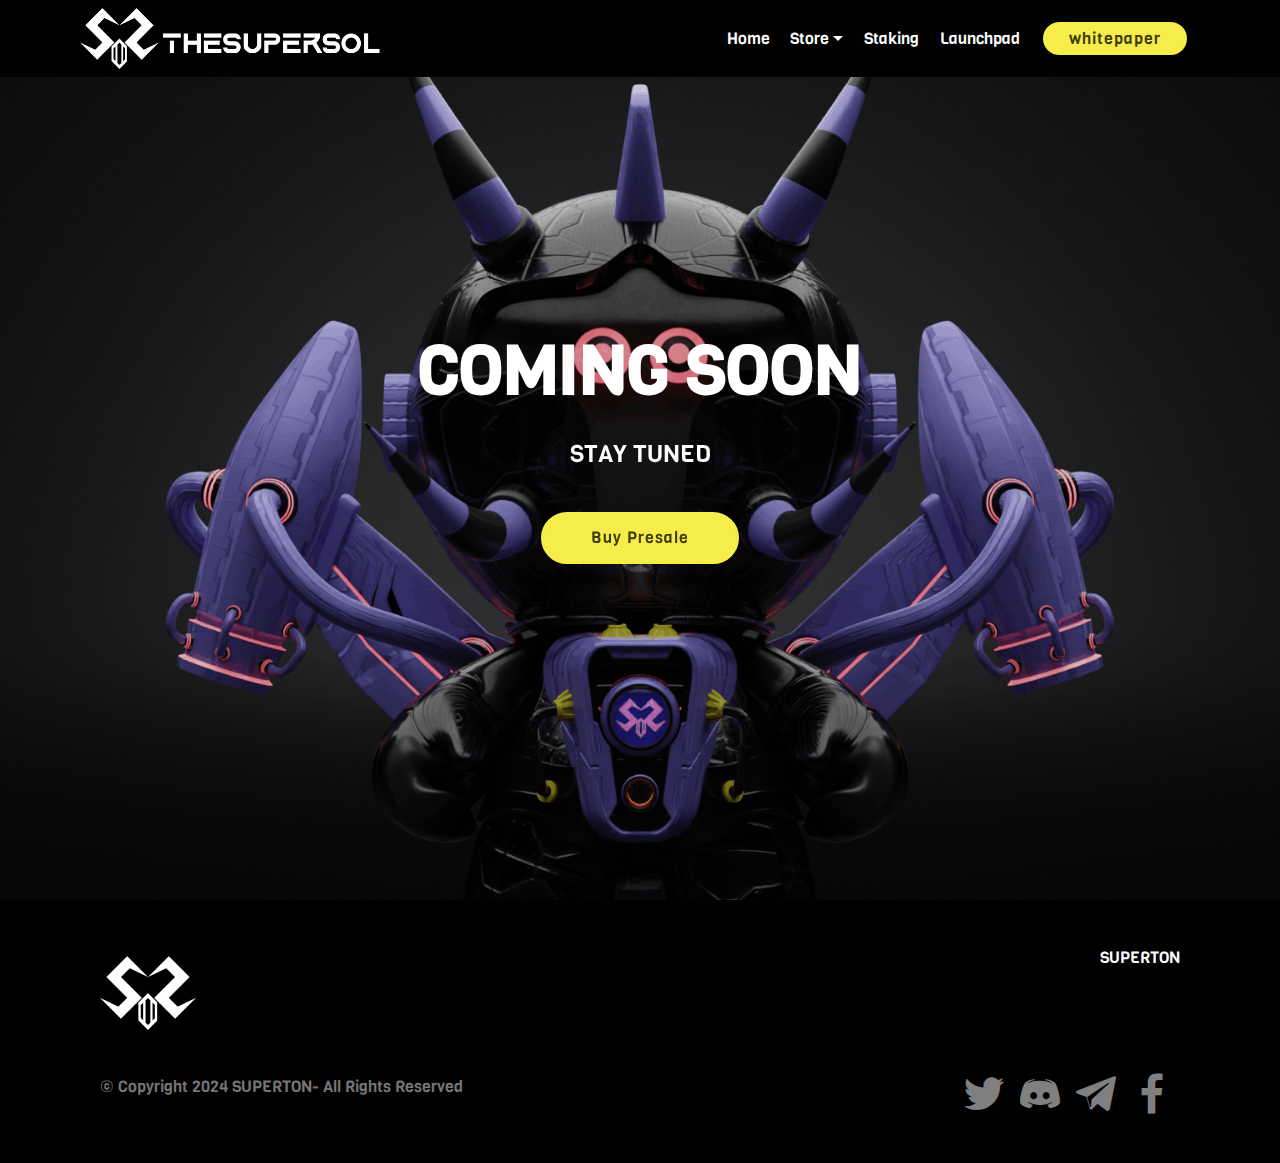
<file: Auctions.html>
<!DOCTYPE html>
<html>

<head>
    <!-- Site made with Mobirise Website Builder v4.12.4, https://mobirise.com -->
    <meta charset="UTF-8">
    <meta http-equiv="X-UA-Compatible" content="IE=edge">
    <meta name="generator" content="Mobirise v4.12.4, mobirise.com">
    <meta name="viewport" content="width=device-width, initial-scale=1, minimum-scale=1">
    <link rel="shortcut icon" href="assets/images/logo192-128x128.png" type="image/x-icon">
    <meta name="description" content="Web Site Builder Description">


    <title>Auctions</title>
    <link rel="stylesheet" href="assets/web/assets/mobirise-icons/mobirise-icons.css">
    <link rel="stylesheet" href="assets/bootstrap/css/bootstrap.min.css">
    <link rel="stylesheet" href="assets/bootstrap/css/bootstrap-grid.min.css">
    <link rel="stylesheet" href="assets/bootstrap/css/bootstrap-reboot.min.css">
    <link rel="stylesheet" href="assets/socicon/css/styles.css">
    <link rel="stylesheet" href="assets/tether/tether.min.css">
    <link rel="stylesheet" href="assets/dropdown/css/style.css">
    <link rel="stylesheet" href="assets/theme/css/style.css">
    <link rel="preload" as="style" href="assets/mobirise/css/mbr-additional.css">
    <link rel="stylesheet" href="assets/mobirise/css/mbr-additional.css" type="text/css">



</head>

<body>
    <section class="menu cid-qTkzRZLJNu" once="menu" id="menu1-1m">



        <nav
            class="navbar navbar-expand beta-menu navbar-dropdown align-items-center navbar-fixed-top navbar-toggleable-sm">
            <button class="navbar-toggler navbar-toggler-right" type="button" data-toggle="collapse"
                data-target="#navbarSupportedContent" aria-controls="navbarSupportedContent" aria-expanded="false"
                aria-label="Toggle navigation">
                <div class="hamburger">
                    <span></span>
                    <span></span>
                    <span></span>
                    <span></span>
                </div>
            </button>
            <div class="menu-logo">
                <div class="navbar-brand">
                    <span class="navbar-logo">

                        <img src="assets/images/logo-website-1-594x120.png" alt="SUPERTON" title=""
                            style="height: 3.8rem;">
                        </a>
                    </span>

                </div>
            </div>
            <div class="collapse navbar-collapse" id="navbarSupportedContent">
                <ul class="navbar-nav nav-dropdown" data-app-modern-menu="true">
                    <li class="nav-item">
                        <a class="nav-link link text-white text-primary display-4" href="index.html">Home</a>
                    </li>
                    <li class="nav-item dropdown open">
                        <a class="nav-link link text-white dropdown-toggle display-4" href="#"
                            data-toggle="dropdown-submenu" aria-expanded="true">Store</a>
                        <div class="dropdown-menu"><a class="text-white dropdown-item display-4"
                                href="Raffles.html">Raffles</a><a class="text-white dropdown-item display-4"
                                href="Auctions.html">Auctions</a></div>
                    </li>
                    <li class="nav-item"><a class="nav-link link text-white display-4" href="Staking.html">
                            Staking</a></li>

                    <li class="nav-item"><a class="nav-link link text-white display-4" href="Launchpad-info.html">
                            Launchpad</a></li>

                    <!-- <li class="nav-item dropdown"><a class="nav-link link text-white dropdown-toggle display-4"
                            href="https://mobirise.com" data-toggle="dropdown-submenu" aria-expanded="false">
                            Launchpad</a>
                        <div class="dropdown-menu"><a class="text-white dropdown-item display-4"
                                href="Launchpad-info.html">Launchpad Info</a><a
                                class="text-white dropdown-item display-4" href="Upcoming.html">Upcoming</a><a
                                class="text-white dropdown-item display-4" href="Pass.html">Pass</a></div>
                    </li> -->
                </ul>
                <div class="navbar-buttons mbr-section-btn"><a class="btn btn-sm btn-secondary display-4"
                        href="https://SUPERTON-x.gitbook.io/SUPERTON/" target="_blank">
                        whitepaper</a></div>
            </div>
        </nav>
    </section>

    <section class="engine"><a href="https://mobirise.info/d">site maker</a></section>
    <section class="cid-tbQZcNsiQE mbr-fullscreen mbr-parallax-background" id="header2-1r">





        <div class="container align-center">
            <div class="row justify-content-md-center">
                <div class="mbr-white col-md-10">
                    <h1 class="mbr-section-title mbr-bold pb-3 mbr-fonts-style display-1">
                        COMING SOON</h1>

                    <p class="mbr-text pb-3 mbr-fonts-style display-5">STAY TUNED</p>
                    <div class="mbr-section-btn"><a class="btn btn-md btn-secondary display-4"
                            href="https://discord.com/invite/4xCJHDDrbs" target="_blank">Buy Presale</a></div>
                </div>
            </div>
        </div>

    </section>

    <section class="cid-tbQZiAJpJg" id="footer5-1s">





        <div class="container">
            <div class="media-container-row">
                <div class="col-md-3">
                    <div class="media-wrap">

                        <img src="assets/images/logo192-192x192.png" alt="SUPERTON" title="">
                        </a>
                    </div>
                </div>
                <div class="col-md-9">
                    <p class="mbr-text align-right links mbr-fonts-style display-7">SUPERTON</p>
                </div>
            </div>
            <div class="footer-lower">
                <div class="media-container-row">
                    <div class="col-md-12">
                        <hr>
                    </div>
                </div>
                <div class="media-container-row mbr-white">
                    <div class="col-md-6 copyright">
                        <p class="mbr-text mbr-fonts-style display-7">
                            © Copyright 2024 SUPERTON- All Rights Reserved
                        </p>
                    </div>
                    <div class="col-md-6">
                        <div class="social-list align-right">
                            <div class="soc-item">
                                <a href="https://twitter.com/SUPERTON_" target="_blank">
                                    <span class="mbr-iconfont mbr-iconfont-social socicon-twitter socicon"
                                        style="color: rgb(255, 255, 255); fill: rgb(255, 255, 255); font-size: 40px;"></span>
                                </a>
                            </div>
                            <div class="soc-item">
                                <a href="https://discord.com/invite/ReAVHAvWEy" target="_blank">
                                    <span class="mbr-iconfont mbr-iconfont-social socicon-discord socicon"
                                        style="font-size: 40px; color: rgb(255, 255, 255); fill: rgb(255, 255, 255);"></span>
                                </a>
                            </div>
                            <div class="soc-item">
                                <a href="https://t.me/SUPERTONl" target="_blank">
                                    <span class="mbr-iconfont mbr-iconfont-social socicon-telegram socicon"
                                        style="font-size: 40px; color: rgb(255, 255, 255); fill: rgb(255, 255, 255);"></span>
                                </a>
                            </div>
                            <div class="soc-item">
                                <a href="https://www.facebook.com/profile.php?id=61556554781253&mibextid=ZbWKwL" target="_blank">
                                    <span class="mbr-iconfont mbr-iconfont-social socicon-facebook socicon"
                                        style="font-size: 40px; color: rgb(255, 255, 255); fill: rgb(255, 255, 255);"></span>
                                </a>
                            </div>



                        </div>
                    </div>
                </div>
            </div>
        </div>
    </section>


    <script src="assets/web/assets/jquery/jquery.min.js"></script>
    <script src="assets/popper/popper.min.js"></script>
    <script src="assets/bootstrap/js/bootstrap.min.js"></script>
    <script src="assets/tether/tether.min.js"></script>
    <script src="assets/dropdown/js/nav-dropdown.js"></script>
    <script src="assets/dropdown/js/navbar-dropdown.js"></script>
    <script src="assets/touchswipe/jquery.touch-swipe.min.js"></script>
    <script src="assets/parallax/jarallax.min.js"></script>
    <script src="assets/smoothscroll/smooth-scroll.js"></script>
    <script src="assets/theme/js/script.js"></script>


</body>

</html>
</file>
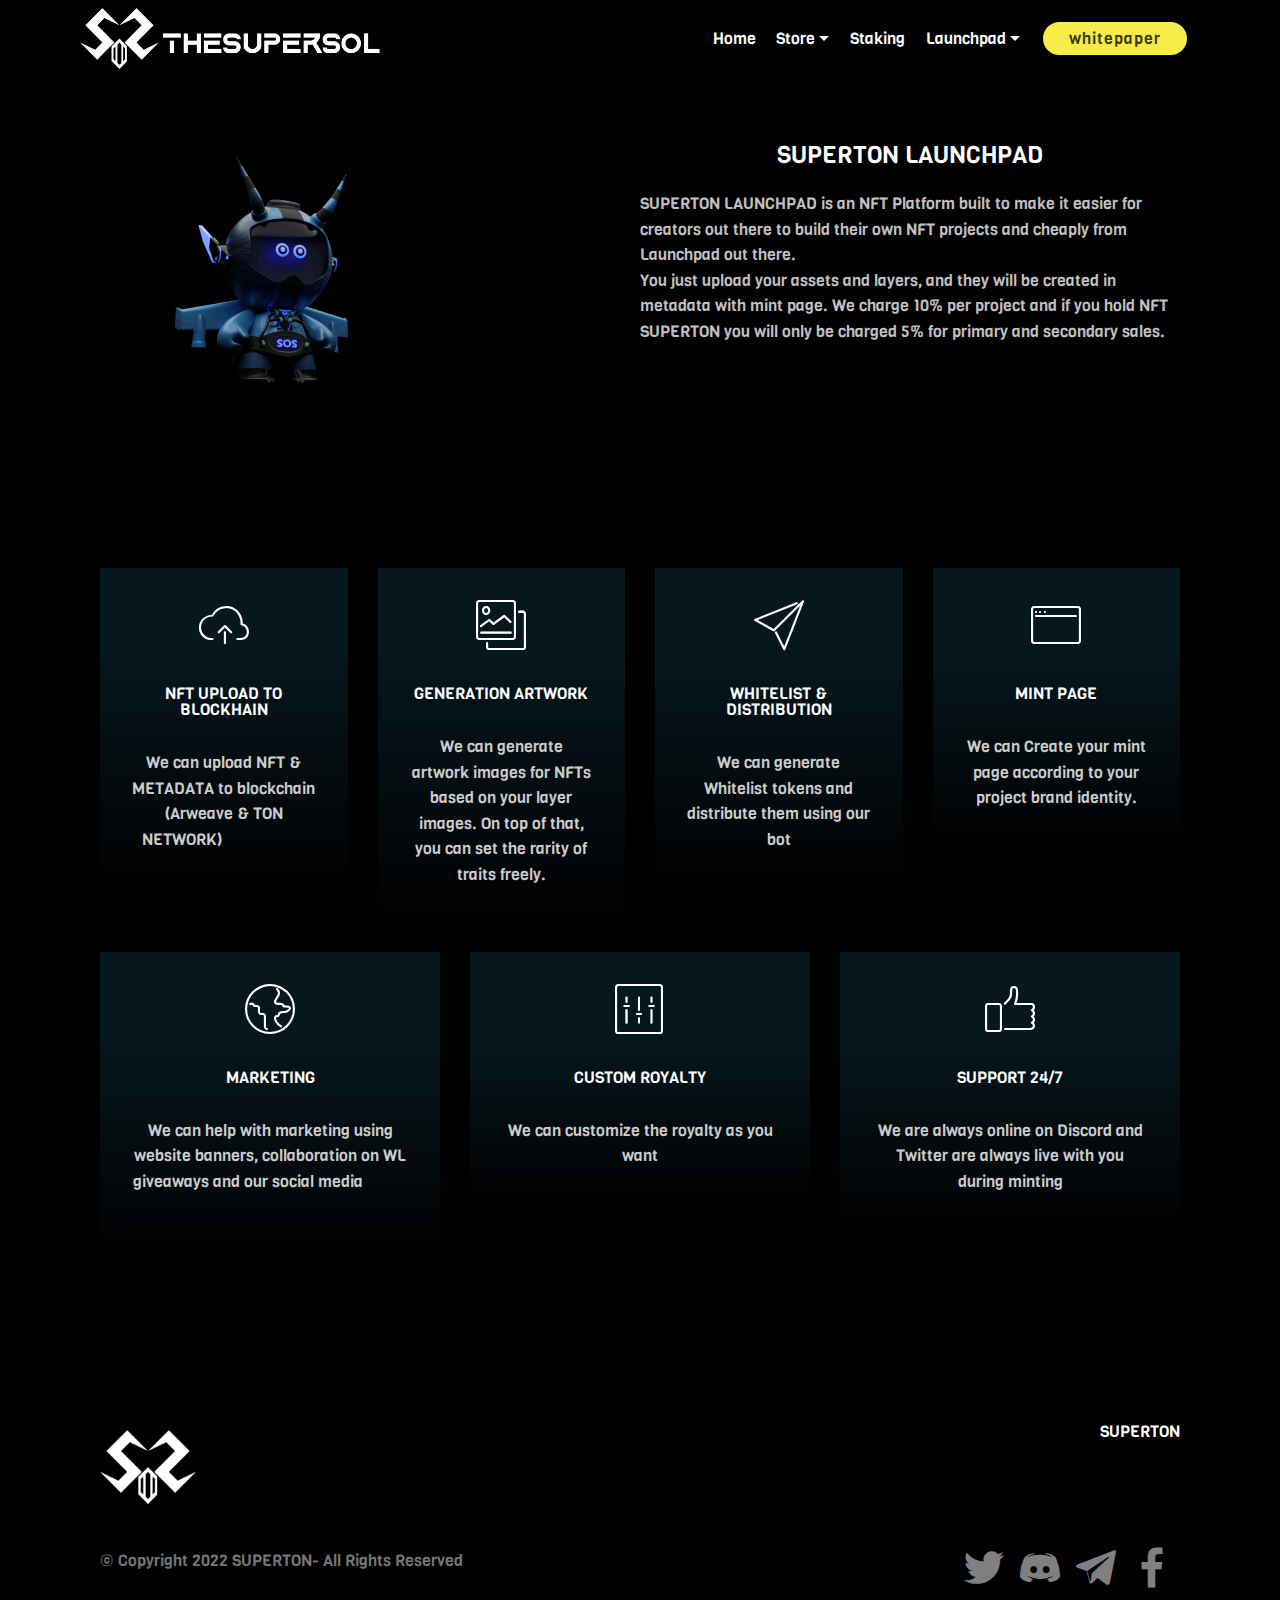
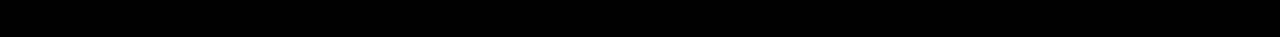
<file: Launchpad-info.html>
<!DOCTYPE html>
<html>

<head>
    <!-- Site made with Mobirise Website Builder v4.12.4, https://mobirise.com -->
    <meta charset="UTF-8">
    <meta http-equiv="X-UA-Compatible" content="IE=edge">
    <meta name="generator" content="Mobirise v4.12.4, mobirise.com">
    <meta name="viewport" content="width=device-width, initial-scale=1, minimum-scale=1">
    <link rel="shortcut icon" href="assets/images/logo192-128x128.png" type="image/x-icon">
    <meta name="description" content="Web Site Generator Description">


    <title>Launchpad Info</title>
    <link rel="stylesheet" href="assets/web/assets/mobirise-icons/mobirise-icons.css">
    <link rel="stylesheet" href="assets/bootstrap/css/bootstrap.min.css">
    <link rel="stylesheet" href="assets/bootstrap/css/bootstrap-grid.min.css">
    <link rel="stylesheet" href="assets/bootstrap/css/bootstrap-reboot.min.css">
    <link rel="stylesheet" href="assets/tether/tether.min.css">
    <link rel="stylesheet" href="assets/dropdown/css/style.css">
    <link rel="stylesheet" href="assets/socicon/css/styles.css">
    <link rel="stylesheet" href="assets/theme/css/style.css">
    <link rel="preload" as="style" href="assets/mobirise/css/mbr-additional.css">
    <link rel="stylesheet" href="assets/mobirise/css/mbr-additional.css" type="text/css">



</head>

<body>
    <section class="menu cid-qTkzRZLJNu" once="menu" id="menu1-i">



        <nav
            class="navbar navbar-expand beta-menu navbar-dropdown align-items-center navbar-fixed-top navbar-toggleable-sm">
            <button class="navbar-toggler navbar-toggler-right" type="button" data-toggle="collapse"
                data-target="#navbarSupportedContent" aria-controls="navbarSupportedContent" aria-expanded="false"
                aria-label="Toggle navigation">
                <div class="hamburger">
                    <span></span>
                    <span></span>
                    <span></span>
                    <span></span>
                </div>
            </button>
            <div class="menu-logo">
                <div class="navbar-brand">
                    <span class="navbar-logo">
                        
                            <img src="assets/images/logo-website-1-594x120.png" alt="SUPERTON" title=""
                                style="height: 3.8rem;">
                        </a>
                    </span>

                </div>
            </div>
            <div class="collapse navbar-collapse" id="navbarSupportedContent">
                <ul class="navbar-nav nav-dropdown" data-app-modern-menu="true">
                    <li class="nav-item">
                        <a class="nav-link link text-white text-primary display-4" href="index.html">Home</a>
                    </li>
                    <li class="nav-item dropdown open">
                        <a class="nav-link link text-white dropdown-toggle display-4" href=""
                            data-toggle="dropdown-submenu" aria-expanded="true">Store</a>
                        <div class="dropdown-menu"><a class="text-white dropdown-item display-4"
                                href="Raffles.html">Raffles</a><a class="text-white dropdown-item display-4"
                                href="Auctions.html">Auctions</a></div>
                    </li>
                    <li class="nav-item"><a class="nav-link link text-white display-4" href="Staking.html">
                            Staking</a></li>
                    
                    <li class="nav-item dropdown"><a class="nav-link link text-white dropdown-toggle display-4"
                            href="https://mobirise.com" data-toggle="dropdown-submenu" aria-expanded="false">
                            Launchpad</a>
                        <div class="dropdown-menu"><a class="text-white dropdown-item display-4"
                                href="Launchpad-info.html">Launchpad Info</a><a
                                class="text-white dropdown-item display-4" href="Upcoming.html">Upcoming</a><a
                                class="text-white dropdown-item display-4" href="Pass.html">Pass</a></div>
                    </li>
                </ul>
                <div class="navbar-buttons mbr-section-btn"><a class="btn btn-sm btn-secondary display-4"
                        href="https://SUPERTON-x.gitbook.io/SUPERTON/" target="_blank">
                        whitepaper</a></div>
            </div>
        </nav>
    </section>

    <section class="engine"><a href="https://mobirise.info/r">free bootstrap templates</a></section>
    <section class="features11 cid-t7ICwqluhH" id="features11-n">





        <div class="container">
            <div class="col-md-12">
                <div class="media-container-row">
                    <div class="mbr-figure m-auto" style="width: 50%;">
                        <img src="assets/images/0-952x536.png" alt="Mobirise" title="">
                    </div>
                    <div class=" align-left aside-content">
                        <h2 class="mbr-title pt-2 mbr-fonts-style display-5">SUPERTON LAUNCHPAD</h2>
                        <div class="mbr-section-text">
                            <p class="mbr-text mb-5 pt-3 mbr-light mbr-fonts-style display-7">SUPERTON LAUNCHPAD is
                                an NFT Platform built to make it easier for creators out there to build their own NFT
                                projects and cheaply from Launchpad out there.
                                <br>You just upload your assets and layers, and they will be created in metadata with
                                mint page. We charge 10% per project and if you hold NFT SUPERTON you will only be
                                charged 5% for primary and secondary sales.
                            </p>
                        </div>


                    </div>
                </div>
            </div>
        </div>
    </section>

    <section class="features8 cid-t7IANnmm6Z" id="features8-l">





        <div class="container">
            <div class="media-container-row">

                <div class="card  col-12 col-md-6 col-lg-3">
                    <div class="card-img">
                        <span class="mbr-iconfont mbri-upload" style="font-size: 50px;"></span>
                    </div>
                    <div class="card-box align-center">
                        <h4 class="card-title mbr-fonts-style display-7">NFT UPLOAD TO BLOCKHAIN</h4>
                        <p class="mbr-text mbr-fonts-style display-7">
                            We can upload NFT &amp; METADATA to blockchain (Arweave &amp; TON NETWORK) &nbsp; &nbsp; &nbsp;
                            &nbsp; &nbsp; &nbsp; &nbsp; &nbsp; &nbsp; &nbsp;&nbsp;</p>

                    </div>
                </div>

                <div class="card  col-12 col-md-6 col-lg-3">
                    <div class="card-img">
                        <span class="mbr-iconfont mbri-photos" style="font-size: 50px;"></span>
                    </div>
                    <div class="card-box align-center">
                        <h4 class="card-title mbr-fonts-style display-7">GENERATION ARTWORK</h4>
                        <p class="mbr-text mbr-fonts-style display-7">
                            We can generate artwork images for NFTs based on your layer images. On top of that, you can
                            set the rarity of traits freely.
                        </p>

                    </div>
                </div>

                <div class="card  col-12 col-md-6 col-lg-3">
                    <div class="card-img">
                        <span class="mbr-iconfont mbri-paper-plane" style="font-size: 50px;"></span>
                    </div>
                    <div class="card-box align-center">
                        <h4 class="card-title mbr-fonts-style display-7">WHITELIST &amp; DISTRIBUTION</h4>
                        <p class="mbr-text mbr-fonts-style display-7">
                            We can generate Whitelist tokens and distribute them using our bot
                        </p>

                    </div>
                </div>

                <div class="card  col-12 col-md-6 col-lg-3">
                    <div class="card-img">
                        <span class="mbr-iconfont mbri-browse" style="font-size: 50px;"></span>
                    </div>
                    <div class="card-box align-center">
                        <h4 class="card-title mbr-fonts-style display-7">
                            MINT PAGE</h4>
                        <p class="mbr-text mbr-fonts-style display-7">
                            We can Create your mint page according to your project brand identity.
                        </p>

                    </div>
                </div>
            </div>
        </div>
    </section>

    <section class="features8 cid-t7IDQfE2LG" id="features8-o">





        <div class="container">
            <div class="media-container-row">

                <div class="card  col-12 col-md-6 col-lg-4">
                    <div class="card-img">
                        <span class="mbr-iconfont mbri-globe" style="font-size: 50px;"></span>
                    </div>
                    <div class="card-box align-center">
                        <h4 class="card-title mbr-fonts-style display-7">MARKETING</h4>
                        <p class="mbr-text mbr-fonts-style display-7">
                            We can help with marketing using website banners, collaboration on WL giveaways and our
                            social media&nbsp; &nbsp; &nbsp; &nbsp; &nbsp; &nbsp; &nbsp; &nbsp; &nbsp; &nbsp;&nbsp;</p>

                    </div>
                </div>

                <div class="card  col-12 col-md-6 col-lg-4">
                    <div class="card-img">
                        <span class="mbr-iconfont mbri-setting2" style="font-size: 50px;"></span>
                    </div>
                    <div class="card-box align-center">
                        <h4 class="card-title mbr-fonts-style display-7">CUSTOM ROYALTY</h4>
                        <p class="mbr-text mbr-fonts-style display-7">
                            We can customize the royalty as you want
                        </p>

                    </div>
                </div>

                <div class="card  col-12 col-md-6 col-lg-4">
                    <div class="card-img">
                        <span class="mbr-iconfont mbri-like" style="font-size: 50px;"></span>
                    </div>
                    <div class="card-box align-center">
                        <h4 class="card-title mbr-fonts-style display-7">SUPPORT 24/7</h4>
                        <p class="mbr-text mbr-fonts-style display-7">
                            We are always online on Discord and Twitter are always live with you during minting
                        </p>

                    </div>
                </div>


            </div>
        </div>
    </section>

    <section class="cid-t7IAEXOoOQ" id="footer5-k">





        <div class="container">
            <div class="media-container-row">
                <div class="col-md-3">
                    <div class="media-wrap">
                        
                            <img src="assets/images/logo512-512x512.png" alt="SUPERTON" title="">
                        </a>
                    </div>
                </div>
                <div class="col-md-9">
                    <p class="mbr-text align-right links mbr-fonts-style display-7">SUPERTON</p>
                </div>
            </div>
            <div class="footer-lower">
                <div class="media-container-row">
                    <div class="col-md-12">
                        <hr>
                    </div>
                </div>
                <div class="media-container-row mbr-white">
                    <div class="col-md-6 copyright">
                        <p class="mbr-text mbr-fonts-style display-7">
                            © Copyright 2022 SUPERTON- All Rights Reserved
                        </p>
                    </div>
                    <div class="col-md-6">
                        <div class="social-list align-right">
                            <div class="soc-item">
                                <a href="https://twitter.com/SUPERTON_" target="_blank">
                                    <span class="mbr-iconfont mbr-iconfont-social socicon-twitter socicon"
                                        style="color: rgb(255, 255, 255); fill: rgb(255, 255, 255); font-size: 40px;"></span>
                                </a>
                            </div>
                            <div class="soc-item">
                                <a href="https://discord.com/invite/ReAVHAvWEy" target="_blank">
                                    <span class="mbr-iconfont mbr-iconfont-social socicon-discord socicon"
                                        style="font-size: 40px; color: rgb(255, 255, 255); fill: rgb(255, 255, 255);"></span>
                                </a>
                            </div>
                            <div class="soc-item">
                                <a href="https://t.me/SUPERTONl" target="_blank">
                                    <span class="mbr-iconfont mbr-iconfont-social socicon-telegram socicon"
                                        style="font-size: 40px; color: rgb(255, 255, 255); fill: rgb(255, 255, 255);"></span>
                                </a>
                            </div>
                            <div class="soc-item">
                                <a href="https://www.facebook.com/profile.php?id=61556554781253&mibextid=ZbWKwL" target="_blank">
                                    <span class="mbr-iconfont mbr-iconfont-social socicon-facebook socicon"
                                        style="font-size: 40px; color: rgb(255, 255, 255); fill: rgb(255, 255, 255);"></span>
                                </a>
                            </div>



                        </div>
                    </div>
                </div>
            </div>
        </div>
    </section>


    <script src="assets/web/assets/jquery/jquery.min.js"></script>
    <script src="assets/popper/popper.min.js"></script>
    <script src="assets/bootstrap/js/bootstrap.min.js"></script>
    <script src="assets/tether/tether.min.js"></script>
    <script src="assets/smoothscroll/smooth-scroll.js"></script>
    <script src="assets/dropdown/js/nav-dropdown.js"></script>
    <script src="assets/dropdown/js/navbar-dropdown.js"></script>
    <script src="assets/touchswipe/jquery.touch-swipe.min.js"></script>
    <script src="assets/theme/js/script.js"></script>


</body>

</html>
</file>
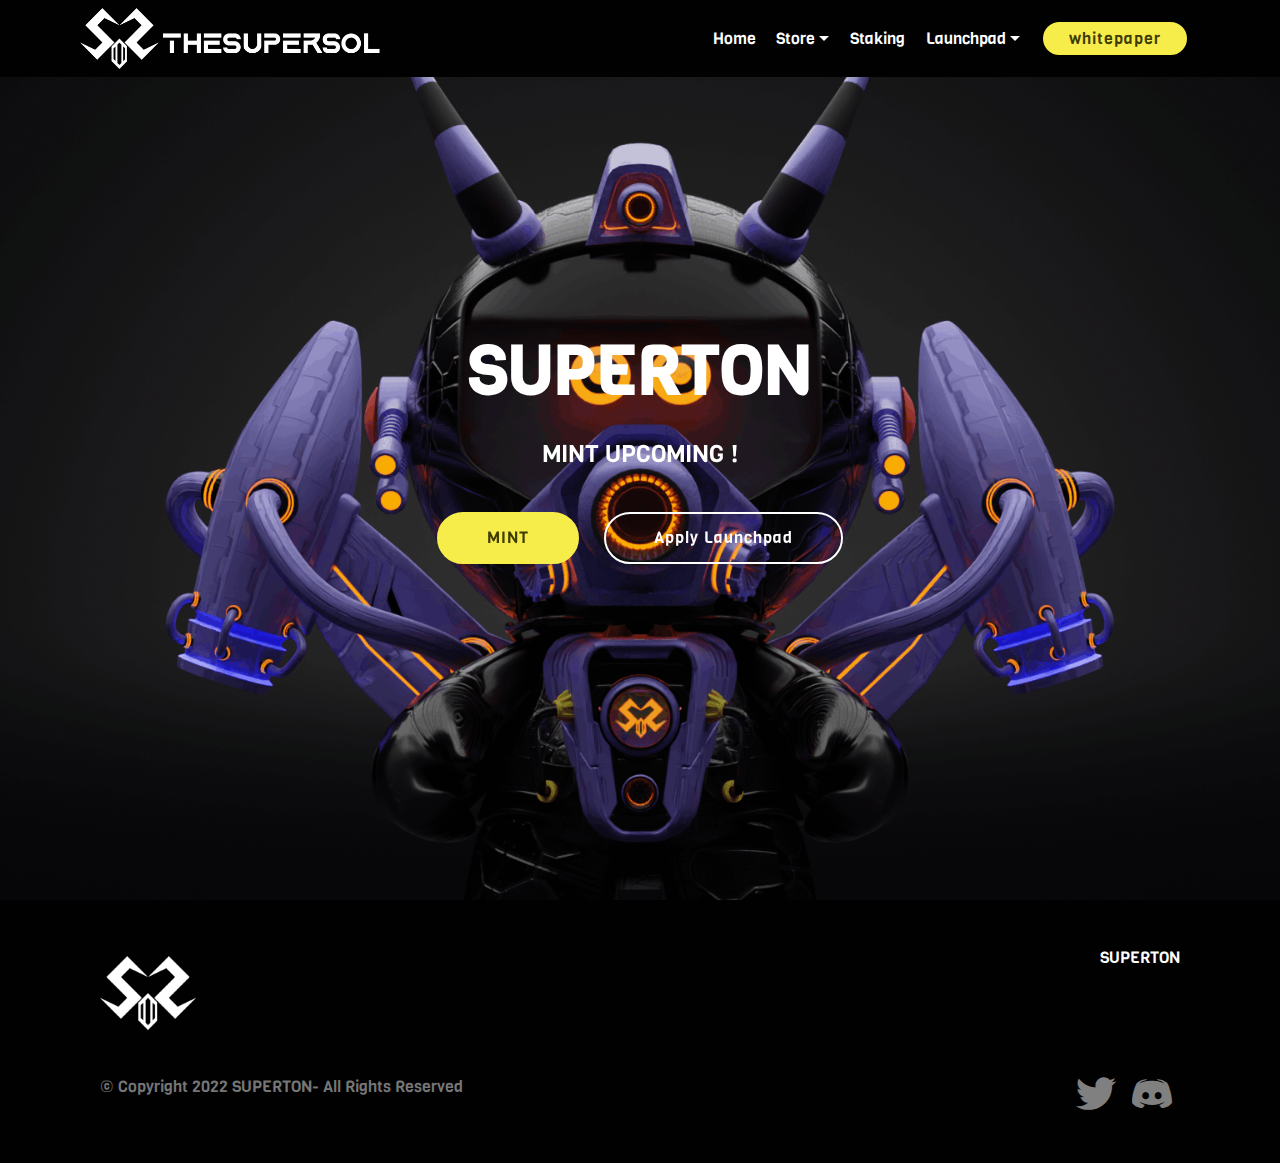
<file: Pass.html>
<!DOCTYPE html>
<html>

<head>
    <!-- Site made with Mobirise Website Builder v4.12.4, https://mobirise.com -->
    <meta charset="UTF-8">
    <meta http-equiv="X-UA-Compatible" content="IE=edge">
    <meta name="generator" content="Mobirise v4.12.4, mobirise.com">
    <meta name="viewport" content="width=device-width, initial-scale=1, minimum-scale=1">
    <link rel="shortcut icon" href="assets/images/logo192-128x128.png" type="image/x-icon">
    <meta name="description" content="Website Builder Description">


    <title>Pass</title>
    <link rel="stylesheet" href="assets/web/assets/mobirise-icons/mobirise-icons.css">
    <link rel="stylesheet" href="assets/bootstrap/css/bootstrap.min.css">
    <link rel="stylesheet" href="assets/bootstrap/css/bootstrap-grid.min.css">
    <link rel="stylesheet" href="assets/bootstrap/css/bootstrap-reboot.min.css">
    <link rel="stylesheet" href="assets/socicon/css/styles.css">
    <link rel="stylesheet" href="assets/tether/tether.min.css">
    <link rel="stylesheet" href="assets/dropdown/css/style.css">
    <link rel="stylesheet" href="assets/theme/css/style.css">
    <link rel="preload" as="style" href="assets/mobirise/css/mbr-additional.css">
    <link rel="stylesheet" href="assets/mobirise/css/mbr-additional.css" type="text/css">



</head>

<body>
    <section class="menu cid-qTkzRZLJNu" once="menu" id="menu1-s">



        <nav
            class="navbar navbar-expand beta-menu navbar-dropdown align-items-center navbar-fixed-top navbar-toggleable-sm">
            <button class="navbar-toggler navbar-toggler-right" type="button" data-toggle="collapse"
                data-target="#navbarSupportedContent" aria-controls="navbarSupportedContent" aria-expanded="false"
                aria-label="Toggle navigation">
                <div class="hamburger">
                    <span></span>
                    <span></span>
                    <span></span>
                    <span></span>
                </div>
            </button>
            <div class="menu-logo">
                <div class="navbar-brand">
                    <span class="navbar-logo">
                        
                            <img src="assets/images/logo-website-1-594x120.png" alt="SUPERTON" title=""
                                style="height: 3.8rem;">
                        </a>
                    </span>

                </div>
            </div>
            <div class="collapse navbar-collapse" id="navbarSupportedContent">
                <ul class="navbar-nav nav-dropdown" data-app-modern-menu="true">
                    <li class="nav-item">
                        <a class="nav-link link text-white text-primary display-4" href="index.html">Home</a>
                    </li>
                    <li class="nav-item dropdown open">
                        <a class="nav-link link text-white dropdown-toggle display-4" href="Staking.html"
                            data-toggle="dropdown-submenu" aria-expanded="true">Store</a>
                        <div class="dropdown-menu"><a class="text-white dropdown-item display-4"
                                href="Raffles.html">Raffles</a><a class="text-white dropdown-item display-4"
                                href="Auctions.html">Auctions</a></div>
                    </li>
                    <li class="nav-item"><a class="nav-link link text-white display-4" href="Staking.html">
                            Staking</a></li>
                    
                    <li class="nav-item dropdown"><a class="nav-link link text-white dropdown-toggle display-4"
                            href="https://mobirise.com" data-toggle="dropdown-submenu" aria-expanded="false">
                            Launchpad</a>
                        <div class="dropdown-menu"><a class="text-white dropdown-item display-4"
                                href="Launchpad-info.html">Launchpad Info</a><a
                                class="text-white dropdown-item display-4" href="Upcoming.html">Upcoming</a><a
                                class="text-white dropdown-item display-4" href="Pass.html">Pass</a></div>
                    </li>
                </ul>
                <div class="navbar-buttons mbr-section-btn"><a class="btn btn-sm btn-secondary display-4"
                        href="https://SUPERTON-x.gitbook.io/SUPERTON/" target="_blank">
                        whitepaper</a></div>
            </div>
        </nav>
    </section>

    <section class="engine"><a href="https://mobirise.info/p">website templates free download</a></section>
    <section class="cid-t7IHNJD7gO mbr-fullscreen mbr-parallax-background" id="header2-t">





        <div class="container align-center">
            <div class="row justify-content-md-center">
                <div class="mbr-white col-md-10">
                    <h1 class="mbr-section-title mbr-bold pb-3 mbr-fonts-style display-1">SUPERTON</h1>

                    <p class="mbr-text pb-3 mbr-fonts-style display-5">MINT UPCOMING !</p>
                    <div class="mbr-section-btn"><a class="btn btn-md btn-secondary display-4"
                            href="https://mint.SUPERTON.net/" target="_blank">MINT</a>
                        <a class="btn btn-md btn-white-outline display-4" href="https://discord.gg/4xCJHDDrbs" target="_blank">Apply Launchpad</a>
                    </div>
                </div>
            </div>
        </div>

    </section>

    <section class="cid-t7IHORW9FP" id="footer5-u">





        <div class="container">
            <div class="media-container-row">
                <div class="col-md-3">
                    <div class="media-wrap">
                        
                            <img src="assets/images/logo512-512x512.png" alt="SUPERTON" title="">
                        </a>
                    </div>
                </div>
                <div class="col-md-9">
                    <p class="mbr-text align-right links mbr-fonts-style display-7">SUPERTON</p>
                </div>
            </div>
            <div class="footer-lower">
                <div class="media-container-row">
                    <div class="col-md-12">
                        <hr>
                    </div>
                </div>
                <div class="media-container-row mbr-white">
                    <div class="col-md-6 copyright">
                        <p class="mbr-text mbr-fonts-style display-7">
                            © Copyright 2022 SUPERTON- All Rights Reserved
                        </p>
                    </div>
                    <div class="col-md-6">
                        <div class="social-list align-right">
                            <div class="soc-item">
                                <a href="https://twitter.com/The_SUPERTON" target="_blank">
                                    <span class="mbr-iconfont mbr-iconfont-social socicon-twitter socicon"
                                        style="color: rgb(255, 255, 255); fill: rgb(255, 255, 255); font-size: 40px;"></span>
                                </a>
                            </div>
                            <div class="soc-item">
                                <a href="https://discord.gg/4xCJHDDrbs" target="_blank">
                                    <span class="mbr-iconfont mbr-iconfont-social socicon-discord socicon"
                                        style="font-size: 40px; color: rgb(255, 255, 255); fill: rgb(255, 255, 255);"></span>
                                </a>
                            </div>




                        </div>
                    </div>
                </div>
            </div>
        </div>
    </section>


    <script src="assets/web/assets/jquery/jquery.min.js"></script>
    <script src="assets/popper/popper.min.js"></script>
    <script src="assets/bootstrap/js/bootstrap.min.js"></script>
    <script src="assets/tether/tether.min.js"></script>
    <script src="assets/dropdown/js/nav-dropdown.js"></script>
    <script src="assets/dropdown/js/navbar-dropdown.js"></script>
    <script src="assets/touchswipe/jquery.touch-swipe.min.js"></script>
    <script src="assets/parallax/jarallax.min.js"></script>
    <script src="assets/smoothscroll/smooth-scroll.js"></script>
    <script src="assets/theme/js/script.js"></script>


</body>

</html>
</file>
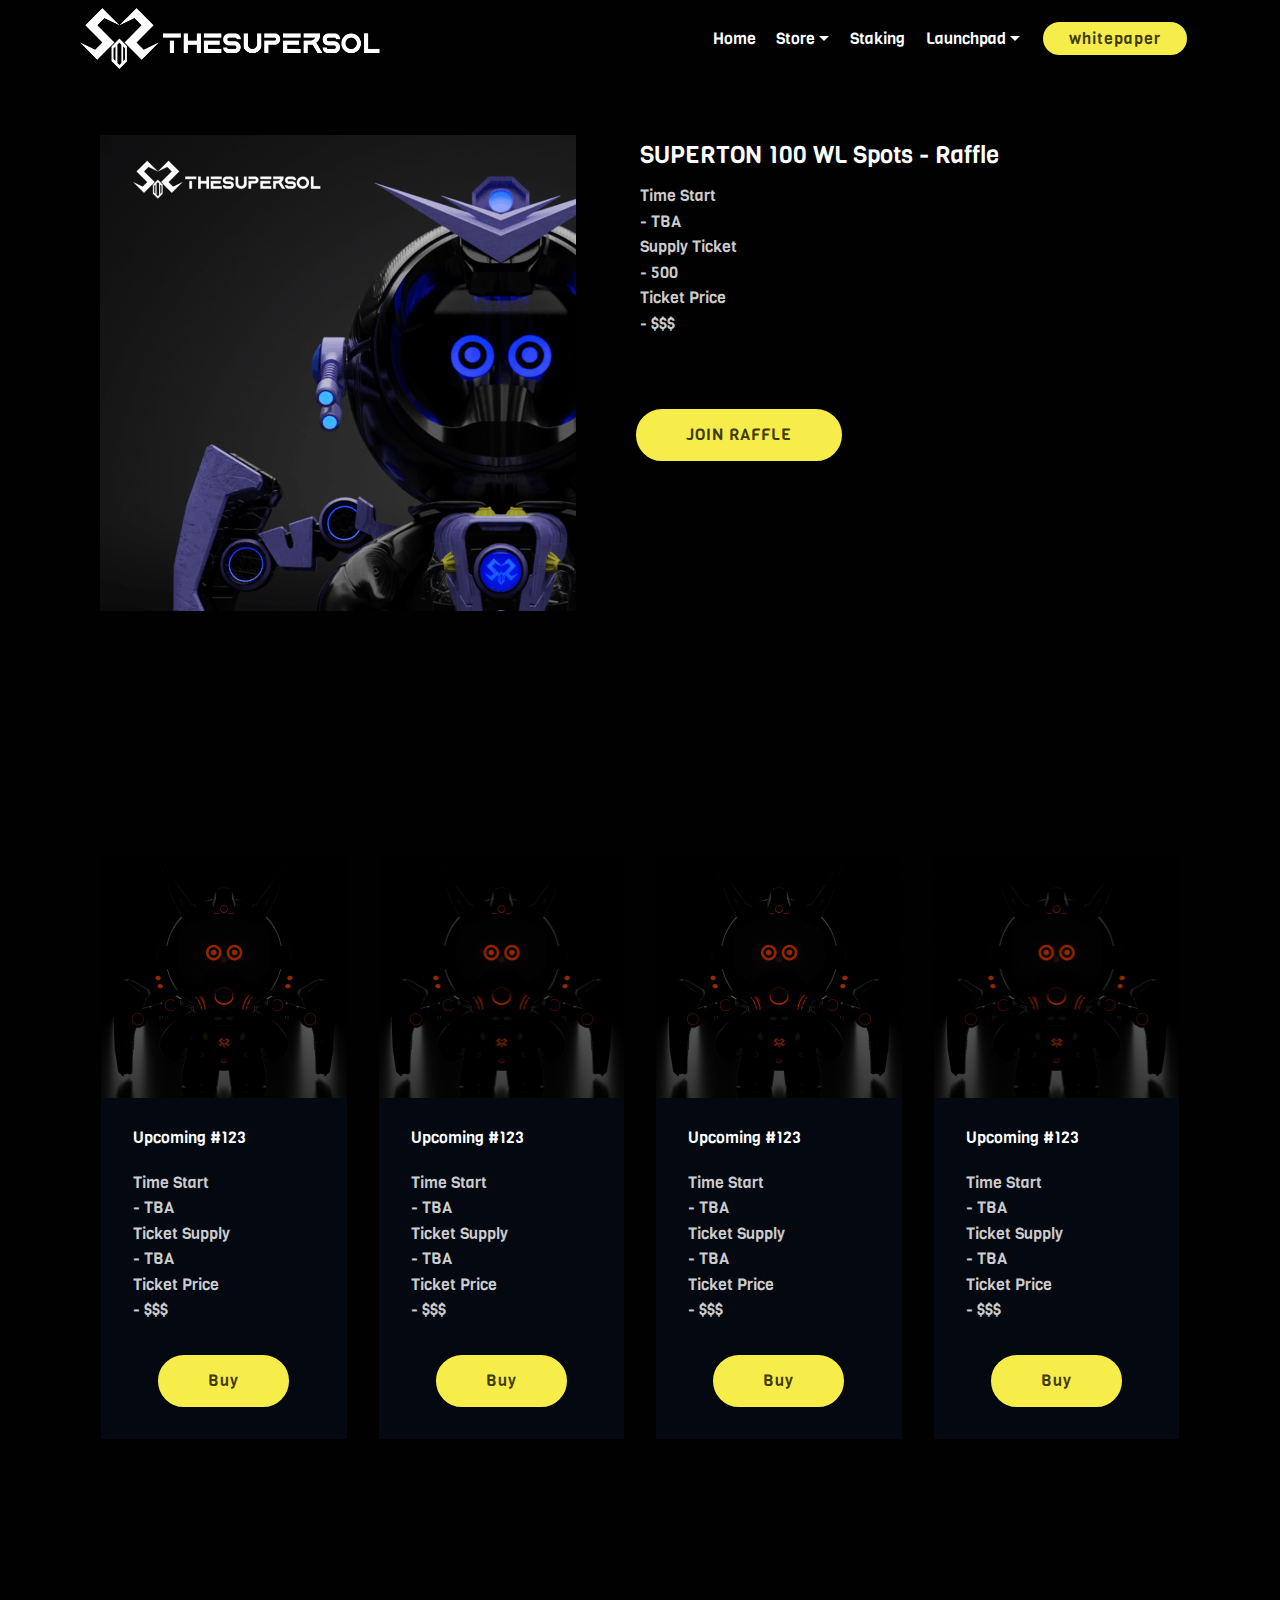
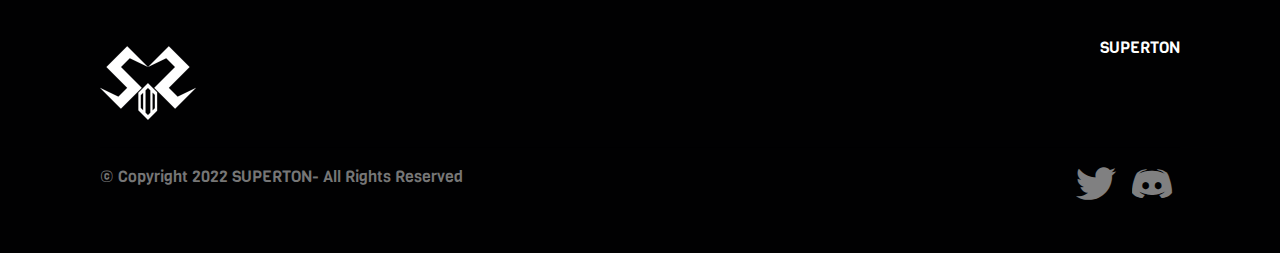
<file: raffle.html>
<!DOCTYPE html>
<html>

<head>
    <!-- Site made with Mobirise Website Builder v4.12.4, https://mobirise.com -->
    <meta charset="UTF-8">
    <meta http-equiv="X-UA-Compatible" content="IE=edge">
    <meta name="generator" content="Mobirise v4.12.4, mobirise.com">
    <meta name="viewport" content="width=device-width, initial-scale=1, minimum-scale=1">
    <link rel="shortcut icon" href="assets/images/logo192-128x128.png" type="image/x-icon">
    <meta name="description" content="Web Creator Description">


    <title>Raffles</title>
    <link rel="stylesheet" href="assets/bootstrap/css/bootstrap.min.css">
    <link rel="stylesheet" href="assets/bootstrap/css/bootstrap-grid.min.css">
    <link rel="stylesheet" href="assets/bootstrap/css/bootstrap-reboot.min.css">
    <link rel="stylesheet" href="assets/tether/tether.min.css">
    <link rel="stylesheet" href="assets/dropdown/css/style.css">
    <link rel="stylesheet" href="assets/socicon/css/styles.css">
    <link rel="stylesheet" href="assets/theme/css/style.css">
    <link rel="preload" as="style" href="assets/mobirise/css/mbr-additional.css">
    <link rel="stylesheet" href="assets/mobirise/css/mbr-additional.css" type="text/css">



</head>

<body>
    <section class="menu cid-qTkzRZLJNu" once="menu" id="menu1-1l">



        <nav
            class="navbar navbar-expand beta-menu navbar-dropdown align-items-center navbar-fixed-top navbar-toggleable-sm">
            <button class="navbar-toggler navbar-toggler-right" type="button" data-toggle="collapse"
                data-target="#navbarSupportedContent" aria-controls="navbarSupportedContent" aria-expanded="false"
                aria-label="Toggle navigation">
                <div class="hamburger">
                    <span></span>
                    <span></span>
                    <span></span>
                    <span></span>
                </div>
            </button>
            <div class="menu-logo">
                <div class="navbar-brand">
                    <span class="navbar-logo">

                        <img src="assets/images/logo-website-1-594x120.png" alt="SUPERTON" title=""
                            style="height: 3.8rem;">
                        </a>
                    </span>

                </div>
            </div>
            <div class="collapse navbar-collapse" id="navbarSupportedContent">
                <ul class="navbar-nav nav-dropdown" data-app-modern-menu="true">
                    <li class="nav-item">
                        <a class="nav-link link text-white text-primary display-4" href="index.html">Home</a>
                    </li>
                    <li class="nav-item dropdown">
                        <a class="nav-link link text-white dropdown-toggle display-4" href="#"
                            data-toggle="dropdown-submenu" aria-expanded="true">Store</a>
                        <div class="dropdown-menu"><a class="text-white dropdown-item display-4"
                                href="https://raffle.SUPERTON.net/">Raffles</a><a class="text-white dropdown-item display-4"
                                href="Auctions.html">Auctions</a></div>
                    </li>
                    <li class="nav-item"><a class="nav-link link text-white display-4" href="https://staking.SUPERTON.net/">
                            Staking</a></li>
                    
                    <li class="nav-item dropdown"><a class="nav-link link text-white dropdown-toggle display-4"
                            href="https://mobirise.com" data-toggle="dropdown-submenu" aria-expanded="false">
                            Launchpad</a>
                        <div class="dropdown-menu"><a class="text-white dropdown-item display-4"
                                href="Launchpad-info.html">Launchpad Info</a><a
                                class="text-white dropdown-item display-4" href="Upcoming.html">Upcoming</a><a
                                class="text-white dropdown-item display-4" href="Pass.html">Pass</a></div>
                    </li>
                </ul>
                <div class="navbar-buttons mbr-section-btn"><a class="btn btn-sm btn-secondary display-4"
                        href="https://SUPERTON-x.gitbook.io/SUPERTON/" target="_blank">
                        whitepaper</a></div>
            </div>
        </nav>
    </section>

    <section class="engine"><a href="https://mobirise.info/y">free html web templates</a></section>
    <section class="services2 cid-tbR2fzlleL" id="services2-1t">
        <!---->

        <!---->
        <!--Overlay-->

        <!--Container-->
        <div class="container">
            <div class="col-md-12">
                <div class="media-container-row">
                    <div class="mbr-figure" style="width: 50%;">
                        <img src="assets/images/banner-1-952x952.png" alt="Mobirise" title="">
                    </div>
                    <div class="align-left aside-content">
                        <h2 class="mbr-title pt-2 mbr-fonts-style display-5">SUPERTON 100 WL Spots - Raffle</h2>
                        <div class="mbr-section-text">
                            <p class="mbr-text text1 pt-2 mbr-light mbr-fonts-style display-7">Time Start<br>-
                                TBA<br>Supply Ticket<br>- 500<br>Ticket Price<br>- $$$</p>
                            <p class="mbr-text text2 pt-4 mbr-light mbr-fonts-style display-7"></p>
                        </div>
                        <!--Btn-->
                        <div class="mbr-section-btn pt-3 align-left"><a href="" target="_blank"
                                class="btn btn-secondary display-4">
                                JOIN RAFFLE</a></div>
                    </div>
                </div>
            </div>
        </div>
    </section>

    <section class="features3 cid-tbQSYUJA7I" id="features3-1o">




        <div class="container">
            <div class="media-container-row">
                <div class="card p-3 col-12 col-md-6 col-lg-3">
                    <div class="card-wrapper">
                        <div class="card-img">
                            <img src="assets/images/unreveal-2-492x492.png" alt="Mobirise" title="">
                        </div>
                        <div class="card-box">
                            <h4 class="card-title mbr-fonts-style display-7">Upcoming #123</h4>
                            <p class="mbr-text mbr-fonts-style display-7">
                                Time Start<br>- TBA<br>Ticket Supply<br>- TBA<br>Ticket Price<br>- $$$<br></p>
                        </div>
                        <div class="mbr-section-btn text-center"><a href="" 
                                class="btn btn-success display-4">
                                Buy</a></div>
                    </div>
                </div>

                <div class="card p-3 col-12 col-md-6 col-lg-3">
                    <div class="card-wrapper">
                        <div class="card-img">
                            <img src="assets/images/unreveal-2-492x492.png" alt="Mobirise" title="">
                        </div>
                        <div class="card-box">
                            <h4 class="card-title mbr-fonts-style display-7">Upcoming #123</h4>
                            <p class="mbr-text mbr-fonts-style display-7">Time Start
                                <br>- TBA
                                <br>Ticket Supply
                                <br>- TBA
                                <br>Ticket Price
                                <br>- $$$
                            </p>
                        </div>
                        <div class="mbr-section-btn text-center"><a href="" 
                                class="btn btn-success display-4">
                                Buy</a></div>
                    </div>
                </div>

                <div class="card p-3 col-12 col-md-6 col-lg-3">
                    <div class="card-wrapper">
                        <div class="card-img">
                            <img src="assets/images/unreveal-2-492x492.png" alt="Mobirise" title="">
                        </div>
                        <div class="card-box">
                            <h4 class="card-title mbr-fonts-style display-7">Upcoming #123</h4>
                            <p class="mbr-text mbr-fonts-style display-7">Time Start
                                <br>- TBA
                                <br>Ticket Supply
                                <br>- TBA
                                <br>Ticket Price
                                <br>- $$$
                            </p>
                        </div>
                        <div class="mbr-section-btn text-center"><a href="" 
                                class="btn btn-success display-4">
                                Buy</a></div>
                    </div>
                </div>

                <div class="card p-3 col-12 col-md-6 col-lg-3">
                    <div class="card-wrapper">
                        <div class="card-img">
                            <img src="assets/images/unreveal-2-492x492.png" alt="Mobirise" title="">
                        </div>
                        <div class="card-box">
                            <h4 class="card-title mbr-fonts-style display-7">Upcoming #123</h4>
                            <p class="mbr-text mbr-fonts-style display-7">Time Start
                                <br>- TBA
                                <br>Ticket Supply
                                <br>- TBA
                                <br>Ticket Price
                                <br>- $$$
                            </p>
                        </div>
                        <div class="mbr-section-btn text-center"><a href="" 
                                class="btn btn-success display-4">
                                Buy</a></div>
                    </div>
                </div>
            </div>
        </div>
    </section>

    <section class="cid-tbR4v6RWj5" id="footer5-1v">





        <div class="container">
            <div class="media-container-row">
                <div class="col-md-3">
                    <div class="media-wrap">

                        <img src="assets/images/logo192-192x192.png" alt="SUPERTON" title="">
                        </a>
                    </div>
                </div>
                <div class="col-md-9">
                    <p class="mbr-text align-right links mbr-fonts-style display-7">SUPERTON</p>
                </div>
            </div>
            <div class="footer-lower">
                <div class="media-container-row">
                    <div class="col-md-12">
                        <hr>
                    </div>
                </div>
                <div class="media-container-row mbr-white">
                    <div class="col-md-6 copyright">
                        <p class="mbr-text mbr-fonts-style display-7">
                            © Copyright 2022 SUPERTON- All Rights Reserved
                        </p>
                    </div>
                    <div class="col-md-6">
                        <div class="social-list align-right">
                            <div class="soc-item">
                                <a href="https://twitter.com/The_SUPERTON" target="_blank">
                                    <span class="mbr-iconfont mbr-iconfont-social socicon-twitter socicon"
                                        style="color: rgb(255, 255, 255); fill: rgb(255, 255, 255); font-size: 40px;"></span>
                                </a>
                            </div>
                            <div class="soc-item">
                                <a href="https://discord.gg/4xCJHDDrbs" target="_blank">
                                    <span class="mbr-iconfont mbr-iconfont-social socicon-discord socicon"
                                        style="font-size: 40px; color: rgb(255, 255, 255); fill: rgb(255, 255, 255);"></span>
                                </a>
                            </div>




                        </div>
                    </div>
                </div>
            </div>
        </div>
    </section>


    <script src="assets/web/assets/jquery/jquery.min.js"></script>
    <script src="assets/popper/popper.min.js"></script>
    <script src="assets/bootstrap/js/bootstrap.min.js"></script>
    <script src="assets/tether/tether.min.js"></script>
    <script src="assets/smoothscroll/smooth-scroll.js"></script>
    <script src="assets/dropdown/js/nav-dropdown.js"></script>
    <script src="assets/dropdown/js/navbar-dropdown.js"></script>
    <script src="assets/touchswipe/jquery.touch-swipe.min.js"></script>
    <script src="assets/theme/js/script.js"></script>


</body>

</html>
</file>
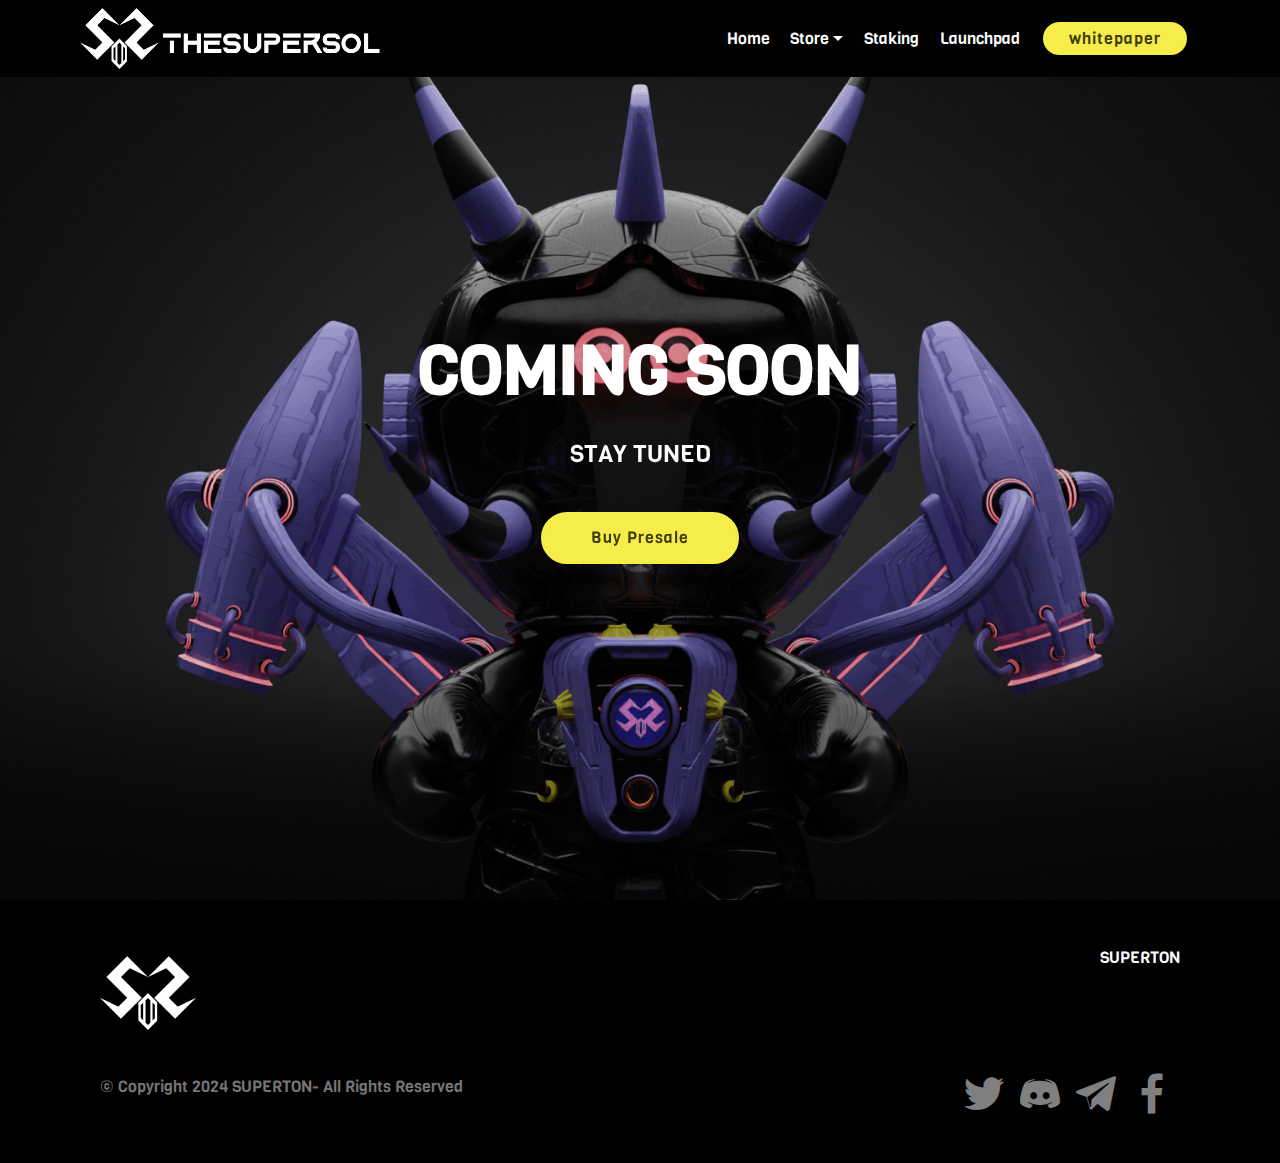
<file: Raffles.html>
<!DOCTYPE html>
<html>

<head>
    <!-- Site made with Mobirise Website Builder v4.12.4, https://mobirise.com -->
    <meta charset="UTF-8">
    <meta http-equiv="X-UA-Compatible" content="IE=edge">
    <meta name="generator" content="Mobirise v4.12.4, mobirise.com">
    <meta name="viewport" content="width=device-width, initial-scale=1, minimum-scale=1">
    <link rel="shortcut icon" href="assets/images/logo192-128x128.png" type="image/x-icon">
    <meta name="description" content="Web Site Builder Description">


    <title>Auctions</title>
    <link rel="stylesheet" href="assets/web/assets/mobirise-icons/mobirise-icons.css">
    <link rel="stylesheet" href="assets/bootstrap/css/bootstrap.min.css">
    <link rel="stylesheet" href="assets/bootstrap/css/bootstrap-grid.min.css">
    <link rel="stylesheet" href="assets/bootstrap/css/bootstrap-reboot.min.css">
    <link rel="stylesheet" href="assets/socicon/css/styles.css">
    <link rel="stylesheet" href="assets/tether/tether.min.css">
    <link rel="stylesheet" href="assets/dropdown/css/style.css">
    <link rel="stylesheet" href="assets/theme/css/style.css">
    <link rel="preload" as="style" href="assets/mobirise/css/mbr-additional.css">
    <link rel="stylesheet" href="assets/mobirise/css/mbr-additional.css" type="text/css">



</head>

<body>
    <section class="menu cid-qTkzRZLJNu" once="menu" id="menu1-1m">



        <nav
            class="navbar navbar-expand beta-menu navbar-dropdown align-items-center navbar-fixed-top navbar-toggleable-sm">
            <button class="navbar-toggler navbar-toggler-right" type="button" data-toggle="collapse"
                data-target="#navbarSupportedContent" aria-controls="navbarSupportedContent" aria-expanded="false"
                aria-label="Toggle navigation">
                <div class="hamburger">
                    <span></span>
                    <span></span>
                    <span></span>
                    <span></span>
                </div>
            </button>
            <div class="menu-logo">
                <div class="navbar-brand">
                    <span class="navbar-logo">

                        <img src="assets/images/logo-website-1-594x120.png" alt="SUPERTON" title=""
                            style="height: 3.8rem;">
                        </a>
                    </span>

                </div>
            </div>
            <div class="collapse navbar-collapse" id="navbarSupportedContent">
                <ul class="navbar-nav nav-dropdown" data-app-modern-menu="true">
                    <li class="nav-item">
                        <a class="nav-link link text-white text-primary display-4" href="index.html">Home</a>
                    </li>
                    <li class="nav-item dropdown open">
                        <a class="nav-link link text-white dropdown-toggle display-4" href="#"
                            data-toggle="dropdown-submenu" aria-expanded="true">Store</a>
                        <div class="dropdown-menu"><a class="text-white dropdown-item display-4"
                                href="Raffles.html">Raffles</a><a class="text-white dropdown-item display-4"
                                href="Auctions.html">Auctions</a></div>
                    </li>
                    <li class="nav-item"><a class="nav-link link text-white display-4" href="Staking.html">
                            Staking</a></li>
                    <li class="nav-item"><a class="nav-link link text-white display-4" href="Launchpad-info.html">
                            Launchpad</a></li>
                    <!-- <li class="nav-item dropdown"><a class="nav-link link text-white dropdown-toggle display-4"
                            href="https://mobirise.com" data-toggle="dropdown-submenu" aria-expanded="false">
                            Launchpad</a>
                        <div class="dropdown-menu"><a class="text-white dropdown-item display-4"
                                href="Launchpad-info.html">Launchpad Info</a><a
                                class="text-white dropdown-item display-4" href="Upcoming.html">Upcoming</a><a
                                class="text-white dropdown-item display-4" href="Pass.html">Pass</a></div>
                    </li> -->
                </ul>
                <div class="navbar-buttons mbr-section-btn"><a class="btn btn-sm btn-secondary display-4"
                        href="https://SUPERTON-x.gitbook.io/SUPERTON/" target="_blank">
                        whitepaper</a></div>
            </div>
        </nav>
    </section>

    <section class="engine"><a href="https://mobirise.info/d">site maker</a></section>
    <section class="cid-tbQZcNsiQE mbr-fullscreen mbr-parallax-background" id="header2-1r">





        <div class="container align-center">
            <div class="row justify-content-md-center">
                <div class="mbr-white col-md-10">
                    <h1 class="mbr-section-title mbr-bold pb-3 mbr-fonts-style display-1">
                        COMING SOON</h1>

                    <p class="mbr-text pb-3 mbr-fonts-style display-5">STAY TUNED</p>
                    <div class="mbr-section-btn"><a class="btn btn-md btn-secondary display-4"
                            href="https://discord.com/invite/4xCJHDDrbs" target="_blank">Buy Presale</a></div>
                </div>
            </div>
        </div>

    </section>

    <section class="cid-tbQZiAJpJg" id="footer5-1s">





        <div class="container">
            <div class="media-container-row">
                <div class="col-md-3">
                    <div class="media-wrap">

                        <img src="assets/images/logo192-192x192.png" alt="SUPERTON" title="">
                        </a>
                    </div>
                </div>
                <div class="col-md-9">
                    <p class="mbr-text align-right links mbr-fonts-style display-7">SUPERTON</p>
                </div>
            </div>
            <div class="footer-lower">
                <div class="media-container-row">
                    <div class="col-md-12">
                        <hr>
                    </div>
                </div>
                <div class="media-container-row mbr-white">
                    <div class="col-md-6 copyright">
                        <p class="mbr-text mbr-fonts-style display-7">
                            © Copyright 2024 SUPERTON- All Rights Reserved
                        </p>
                    </div>
                    <div class="col-md-6">
                        <div class="social-list align-right">
                            <div class="soc-item">
                                <a href="https://twitter.com/SUPERTON_" target="_blank">
                                    <span class="mbr-iconfont mbr-iconfont-social socicon-twitter socicon"
                                        style="color: rgb(255, 255, 255); fill: rgb(255, 255, 255); font-size: 40px;"></span>
                                </a>
                            </div>
                            <div class="soc-item">
                                <a href="https://discord.com/invite/ReAVHAvWEy" target="_blank">
                                    <span class="mbr-iconfont mbr-iconfont-social socicon-discord socicon"
                                        style="font-size: 40px; color: rgb(255, 255, 255); fill: rgb(255, 255, 255);"></span>
                                </a>
                            </div>
                            <div class="soc-item">
                                <a href="https://t.me/SUPERTONl" target="_blank">
                                    <span class="mbr-iconfont mbr-iconfont-social socicon-telegram socicon"
                                        style="font-size: 40px; color: rgb(255, 255, 255); fill: rgb(255, 255, 255);"></span>
                                </a>
                            </div>
                            <div class="soc-item">
                                <a href="https://www.facebook.com/profile.php?id=61556554781253&mibextid=ZbWKwL" target="_blank">
                                    <span class="mbr-iconfont mbr-iconfont-social socicon-facebook socicon"
                                        style="font-size: 40px; color: rgb(255, 255, 255); fill: rgb(255, 255, 255);"></span>
                                </a>
                            </div>



                        </div>
                    </div>
                </div>
            </div>
        </div>
    </section>


    <script src="assets/web/assets/jquery/jquery.min.js"></script>
    <script src="assets/popper/popper.min.js"></script>
    <script src="assets/bootstrap/js/bootstrap.min.js"></script>
    <script src="assets/tether/tether.min.js"></script>
    <script src="assets/dropdown/js/nav-dropdown.js"></script>
    <script src="assets/dropdown/js/navbar-dropdown.js"></script>
    <script src="assets/touchswipe/jquery.touch-swipe.min.js"></script>
    <script src="assets/parallax/jarallax.min.js"></script>
    <script src="assets/smoothscroll/smooth-scroll.js"></script>
    <script src="assets/theme/js/script.js"></script>


</body>

</html>
</file>
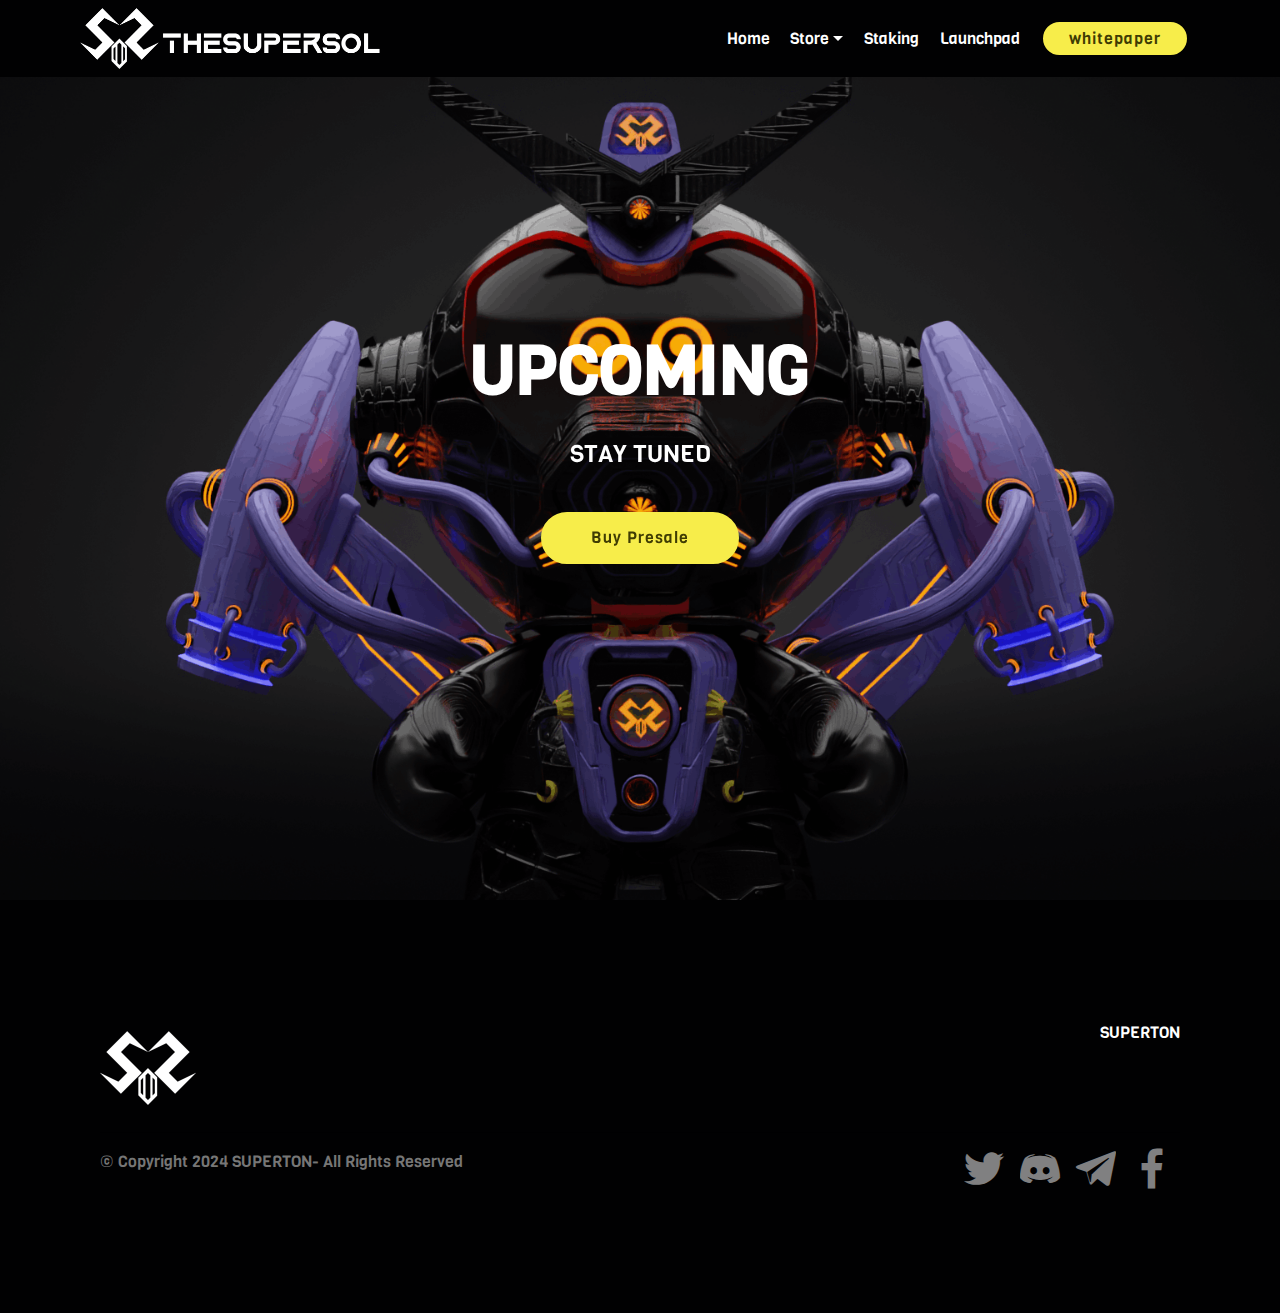
<file: Staking.html>
<!DOCTYPE html>
<html>

<head>
    <!-- Site made with Mobirise Website Builder v4.12.4, https://mobirise.com -->
    <meta charset="UTF-8">
    <meta http-equiv="X-UA-Compatible" content="IE=edge">
    <meta name="generator" content="Mobirise v4.12.4, mobirise.com">
    <meta name="viewport" content="width=device-width, initial-scale=1, minimum-scale=1">
    <link rel="shortcut icon" href="assets/images/logo192-128x128.png" type="image/x-icon">
    <meta name="description" content="Site Maker Description">


    <title>Staking</title>
    <link rel="stylesheet" href="assets/web/assets/mobirise-icons/mobirise-icons.css">
    <link rel="stylesheet" href="assets/bootstrap/css/bootstrap.min.css">
    <link rel="stylesheet" href="assets/bootstrap/css/bootstrap-grid.min.css">
    <link rel="stylesheet" href="assets/bootstrap/css/bootstrap-reboot.min.css">
    <link rel="stylesheet" href="assets/socicon/css/styles.css">
    <link rel="stylesheet" href="assets/tether/tether.min.css">
    <link rel="stylesheet" href="assets/dropdown/css/style.css">
    <link rel="stylesheet" href="assets/theme/css/style.css">
    <link rel="preload" as="style" href="assets/mobirise/css/mbr-additional.css">
    <link rel="stylesheet" href="assets/mobirise/css/mbr-additional.css" type="text/css">



</head>

<body>
    <section class="menu cid-qTkzRZLJNu" once="menu" id="menu1-e">



        <nav
            class="navbar navbar-expand beta-menu navbar-dropdown align-items-center navbar-fixed-top navbar-toggleable-sm">
            <button class="navbar-toggler navbar-toggler-right" type="button" data-toggle="collapse"
                data-target="#navbarSupportedContent" aria-controls="navbarSupportedContent" aria-expanded="false"
                aria-label="Toggle navigation">
                <div class="hamburger">
                    <span></span>
                    <span></span>
                    <span></span>
                    <span></span>
                </div>
            </button>
            <div class="menu-logo">
                <div class="navbar-brand">
                    <span class="navbar-logo">

                        <img src="assets/images/logo-website-1-594x120.png" alt="SUPERTON" title=""
                            style="height: 3.8rem;">
                        </a>
                    </span>

                </div>
            </div>
            <div class="collapse navbar-collapse" id="navbarSupportedContent">
                <ul class="navbar-nav nav-dropdown" data-app-modern-menu="true">
                    <li class="nav-item">
                        <a class="nav-link link text-white text-primary display-4" href="index.html">Home</a>
                    </li>
                    <li class="nav-item dropdown open">
                        <a class="nav-link link text-white dropdown-toggle display-4" href=""
                            data-toggle="dropdown-submenu" aria-expanded="true">Store</a>
                        <div class="dropdown-menu"><a class="text-white dropdown-item display-4"
                                href="Raffles.html">Raffles</a><a class="text-white dropdown-item display-4"
                                href="Auctions.html">Auctions</a></div>
                    </li>
                    <li class="nav-item"><a class="nav-link link text-white display-4" href="Staking.html">
                            Staking</a></li>
                    <li class="nav-item"><a class="nav-link link text-white display-4" href="Launchpad-info.html">
                            Launchpad</a></li>
                    <!-- <li class="nav-item dropdown"><a class="nav-link link text-white dropdown-toggle display-4"
                            href="https://mobirise.com" data-toggle="dropdown-submenu" aria-expanded="false">
                            Launchpad</a>
                        <div class="dropdown-menu"><a class="text-white dropdown-item display-4"
                                href="Launchpad-info.html">Launchpad Info</a><a
                                class="text-white dropdown-item display-4" href="Upcoming.html">Upcoming</a><a
                                class="text-white dropdown-item display-4" href="Pass.html">Pass</a></div>
                    </li> -->
                </ul>
                <div class="navbar-buttons mbr-section-btn"><a class="btn btn-sm btn-secondary display-4"
                        href="https://SUPERTON-x.gitbook.io/SUPERTON/" target="_blank">
                        whitepaper</a></div>
            </div>
        </nav>
    </section>

    <section class="engine"><a href="https://mobirise.info">Mobirise</a></section>
    <section class="cid-t7Iz4DuT6S mbr-fullscreen mbr-parallax-background" id="header2-g">





        <div class="container align-center">
            <div class="row justify-content-md-center">
                <div class="mbr-white col-md-10">
                    <h1 class="mbr-section-title mbr-bold pb-3 mbr-fonts-style display-1">
                        UPCOMING</h1>

                    <p class="mbr-text pb-3 mbr-fonts-style display-5">STAY TUNED</p>
                    <div class="mbr-section-btn"><a class="btn btn-md btn-secondary display-4"
                            href="#" target="_blank">Buy Presale</a></div>
                </div>
            </div>
        </div>

    </section>

    <section class="cid-t8QL5cEAnB" id="footer5-1k">





        <div class="container">
            <div class="media-container-row">
                <div class="col-md-3">
                    <div class="media-wrap">

                        <img src="assets/images/logo192-192x192.png" alt="SUPERTON" title="">
                        </a>
                    </div>
                </div>
                <div class="col-md-9">
                    <p class="mbr-text align-right links mbr-fonts-style display-7">SUPERTON</p>
                </div>
            </div>
            <div class="footer-lower">
                <div class="media-container-row">
                    <div class="col-md-12">
                        <hr>
                    </div>
                </div>
                <div class="media-container-row mbr-white">
                    <div class="col-md-6 copyright">
                        <p class="mbr-text mbr-fonts-style display-7">
                            © Copyright 2024 SUPERTON- All Rights Reserved
                        </p>
                    </div>
                    <div class="col-md-6">
                        <div class="social-list align-right">
                            <div class="soc-item">
                                <a href="https://twitter.com/SUPERTON_" target="_blank">
                                    <span class="mbr-iconfont mbr-iconfont-social socicon-twitter socicon"
                                        style="color: rgb(255, 255, 255); fill: rgb(255, 255, 255); font-size: 40px;"></span>
                                </a>
                            </div>
                            <div class="soc-item">
                                <a href="https://discord.com/invite/ReAVHAvWEy" target="_blank">
                                    <span class="mbr-iconfont mbr-iconfont-social socicon-discord socicon"
                                        style="font-size: 40px; color: rgb(255, 255, 255); fill: rgb(255, 255, 255);"></span>
                                </a>
                            </div>
                            <div class="soc-item">
                                <a href="https://t.me/SUPERTONl" target="_blank">
                                    <span class="mbr-iconfont mbr-iconfont-social socicon-telegram socicon"
                                        style="font-size: 40px; color: rgb(255, 255, 255); fill: rgb(255, 255, 255);"></span>
                                </a>
                            </div>
                            <div class="soc-item">
                                <a href="https://www.facebook.com/profile.php?id=61556554781253&mibextid=ZbWKwL" target="_blank">
                                    <span class="mbr-iconfont mbr-iconfont-social socicon-facebook socicon"
                                        style="font-size: 40px; color: rgb(255, 255, 255); fill: rgb(255, 255, 255);"></span>
                                </a>
                            </div>




                        </div>
                    </div>
                </div>
            </div>
        </div>
    </section>


    <script src="assets/web/assets/jquery/jquery.min.js"></script>
    <script src="assets/popper/popper.min.js"></script>
    <script src="assets/bootstrap/js/bootstrap.min.js"></script>
    <script src="assets/tether/tether.min.js"></script>
    <script src="assets/dropdown/js/nav-dropdown.js"></script>
    <script src="assets/dropdown/js/navbar-dropdown.js"></script>
    <script src="assets/touchswipe/jquery.touch-swipe.min.js"></script>
    <script src="assets/parallax/jarallax.min.js"></script>
    <script src="assets/smoothscroll/smooth-scroll.js"></script>
    <script src="assets/theme/js/script.js"></script>


</body>

</html>
</file>
<file: assets/web/assets/mobirise-icons-bold/mobirise-icons-bold.css>
@font-face {
  font-family: 'mobirise-icons-bold';
  font-display: swap;
  src:  url('mobirise-icons-bold.eot?m1l4yr');
  src:  url('mobirise-icons-bold.eot?m1l4yr#iefix') format('embedded-opentype'),
    url('mobirise-icons-bold.ttf?m1l4yr') format('truetype'),
    url('mobirise-icons-bold.woff?m1l4yr') format('woff'),
    url('mobirise-icons-bold.svg?m1l4yr#mobirise-icons-bold') format('svg');
  font-weight: normal;
  font-style: normal;
}

[class^="mbrib-"], [class*="mbrib-"] {
  /* use !important to prevent issues with browser extensions that change fonts */
  font-family: 'mobirise-icons-bold' !important;
  speak: none;
  font-style: normal;
  font-weight: normal;
  font-variant: normal;
  text-transform: none;
  line-height: 1;

  /* Better Font Rendering =========== */
  -webkit-font-smoothing: antialiased;
  -moz-osx-font-smoothing: grayscale;
}

.mbrib-add-submenu:before {
  content: "\e900";
}
.mbrib-alert:before {
  content: "\e901";
}
.mbrib-align-center:before {
  content: "\e902";
}
.mbrib-align-justify:before {
  content: "\e903";
}
.mbrib-align-left:before {
  content: "\e904";
}
.mbrib-align-right:before {
  content: "\e905";
}
.mbrib-android:before {
  content: "\e906";
}
.mbrib-apple:before {
  content: "\e907";
}
.mbrib-arrow-down:before {
  content: "\e908";
}
.mbrib-arrow-next:before {
  content: "\e909";
}
.mbrib-arrow-prev:before {
  content: "\e90a";
}
.mbrib-arrow-up:before {
  content: "\e90b";
}
.mbrib-bold:before {
  content: "\e90c";
}
.mbrib-bookmark:before {
  content: "\e90d";
}
.mbrib-bootstrap:before {
  content: "\e90e";
}
.mbrib-briefcase:before {
  content: "\e90f";
}
.mbrib-browse:before {
  content: "\e910";
}
.mbrib-bulleted-list:before {
  content: "\e911";
}
.mbrib-calendar:before {
  content: "\e912";
}
.mbrib-camera:before {
  content: "\e913";
}
.mbrib-cart-add:before {
  content: "\e914";
}
.mbrib-cart-full:before {
  content: "\e915";
}
.mbrib-cash:before {
  content: "\e916";
}
.mbrib-change-style:before {
  content: "\e917";
}
.mbrib-chat:before {
  content: "\e918";
}
.mbrib-clock:before {
  content: "\e919";
}
.mbrib-close:before {
  content: "\e91a";
}
.mbrib-cloud:before {
  content: "\e91b";
}
.mbrib-code:before {
  content: "\e91c";
}
.mbrib-contact-form:before {
  content: "\e91d";
}
.mbrib-credit-card:before {
  content: "\e91e";
}
.mbrib-cursor-click:before {
  content: "\e91f";
}
.mbrib-cust-feedback:before {
  content: "\e920";
}
.mbrib-database:before {
  content: "\e921";
}
.mbrib-delivery:before {
  content: "\e922";
}
.mbrib-desktop:before {
  content: "\e923";
}
.mbrib-devices:before {
  content: "\e924";
}
.mbrib-down:before {
  content: "\e925";
}
.mbrib-download:before {
  content: "\e926";
}
.mbrib-drag-n-drop:before {
  content: "\e927";
}
.mbrib-drag-n-drop2:before {
  content: "\e928";
}
.mbrib-edit:before {
  content: "\e929";
}
.mbrib-edit2:before {
  content: "\e92a";
}
.mbrib-error:before {
  content: "\e92b";
}
.mbrib-extension:before {
  content: "\e92c";
}
.mbrib-features:before {
  content: "\e92d";
}
.mbrib-file:before {
  content: "\e92e";
}
.mbrib-flag:before {
  content: "\e92f";
}
.mbrib-folder:before {
  content: "\e930";
}
.mbrib-gift:before {
  content: "\e931";
}
.mbrib-github:before {
  content: "\e932";
}
.mbrib-globe-2:before {
  content: "\e933";
}
.mbrib-globe:before {
  content: "\e934";
}
.mbrib-growing-chart:before {
  content: "\e935";
}
.mbrib-hearth:before {
  content: "\e936";
}
.mbrib-help:before {
  content: "\e937";
}
.mbrib-home:before {
  content: "\e938";
}
.mbrib-hot-cup:before {
  content: "\e939";
}
.mbrib-idea:before {
  content: "\e93a";
}
.mbrib-image-gallery:before {
  content: "\e93b";
}
.mbrib-image-slider:before {
  content: "\e93c";
}
.mbrib-info:before {
  content: "\e93d";
}
.mbrib-italic:before {
  content: "\e93e";
}
.mbrib-key:before {
  content: "\e93f";
}
.mbrib-laptop:before {
  content: "\e940";
}
.mbrib-layers:before {
  content: "\e941";
}
.mbrib-left-right:before {
  content: "\e942";
}
.mbrib-left:before {
  content: "\e943";
}
.mbrib-letter:before {
  content: "\e944";
}
.mbrib-like:before {
  content: "\e945";
}
.mbrib-link:before {
  content: "\e946";
}
.mbrib-lock:before {
  content: "\e947";
}
.mbrib-login:before {
  content: "\e948";
}
.mbrib-logout:before {
  content: "\e949";
}
.mbrib-magic-stick:before {
  content: "\e94a";
}
.mbrib-map-pin:before {
  content: "\e94b";
}
.mbrib-menu:before {
  content: "\e94c";
}
.mbrib-mobile:before {
  content: "\e94d";
}
.mbrib-mobile2:before {
  content: "\e94e";
}
.mbrib-mobirise:before {
  content: "\e94f";
}
.mbrib-more-horizontal:before {
  content: "\e950";
}
.mbrib-more-vertical:before {
  content: "\e951";
}
.mbrib-music:before {
  content: "\e952";
}
.mbrib-new-file:before {
  content: "\e953";
}
.mbrib-numbered-list:before {
  content: "\e954";
}
.mbrib-opened-folder:before {
  content: "\e955";
}
.mbrib-pages:before {
  content: "\e956";
}
.mbrib-paper-plane:before {
  content: "\e957";
}
.mbrib-paperclip:before {
  content: "\e958";
}
.mbrib-photo:before {
  content: "\e959";
}
.mbrib-photos:before {
  content: "\e95a";
}
.mbrib-pin:before {
  content: "\e95b";
}
.mbrib-play:before {
  content: "\e95c";
}
.mbrib-plus:before {
  content: "\e95d";
}
.mbrib-preview:before {
  content: "\e95e";
}
.mbrib-print:before {
  content: "\e95f";
}
.mbrib-protect:before {
  content: "\e960";
}
.mbrib-question:before {
  content: "\e961";
}
.mbrib-quote-left:before {
  content: "\e962";
}
.mbrib-quote-right:before {
  content: "\e963";
}
.mbrib-redo:before {
  content: "\e964";
}
.mbrib-refresh:before {
  content: "\e965";
}
.mbrib-responsive:before {
  content: "\e966";
}
.mbrib-right:before {
  content: "\e967";
}
.mbrib-rocket:before {
  content: "\e968";
}
.mbrib-sad-face:before {
  content: "\e969";
}
.mbrib-sale:before {
  content: "\e96a";
}
.mbrib-save:before {
  content: "\e96b";
}
.mbrib-search:before {
  content: "\e96c";
}
.mbrib-setting:before {
  content: "\e96d";
}
.mbrib-setting2:before {
  content: "\e96e";
}
.mbrib-setting3:before {
  content: "\e96f";
}
.mbrib-share:before {
  content: "\e970";
}
.mbrib-shopping-bag:before {
  content: "\e971";
}
.mbrib-shopping-basket:before {
  content: "\e972";
}
.mbrib-shopping-cart:before {
  content: "\e973";
}
.mbrib-sites:before {
  content: "\e974";
}
.mbrib-smile-face:before {
  content: "\e975";
}
.mbrib-speed:before {
  content: "\e976";
}
.mbrib-star:before {
  content: "\e977";
}
.mbrib-success:before {
  content: "\e978";
}
.mbrib-sun:before {
  content: "\e979";
}
.mbrib-sun2:before {
  content: "\e97a";
}
.mbrib-tablet-vertical:before {
  content: "\e97b";
}
.mbrib-tablet:before {
  content: "\e97c";
}
.mbrib-target:before {
  content: "\e97d";
}
.mbrib-timer:before {
  content: "\e97e";
}
.mbrib-to-ftp:before {
  content: "\e97f";
}
.mbrib-to-local-drive:before {
  content: "\e980";
}
.mbrib-touch-swipe:before {
  content: "\e981";
}
.mbrib-touch:before {
  content: "\e982";
}
.mbrib-trash:before {
  content: "\e983";
}
.mbrib-underline:before {
  content: "\e984";
}
.mbrib-undo:before {
  content: "\e985";
}
.mbrib-unlink:before {
  content: "\e986";
}
.mbrib-unlock:before {
  content: "\e987";
}
.mbrib-up-down:before {
  content: "\e988";
}
.mbrib-up:before {
  content: "\e989";
}
.mbrib-update:before {
  content: "\e98a";
}
.mbrib-upload:before {
  content: "\e98b";
}
.mbrib-user:before {
  content: "\e98c";
}
.mbrib-user2:before {
  content: "\e98d";
}
.mbrib-users:before {
  content: "\e98e";
}
.mbrib-video-play:before {
  content: "\e98f";
}
.mbrib-video:before {
  content: "\e990";
}
.mbrib-watch:before {
  content: "\e991";
}
.mbrib-website-theme:before {
  content: "\e992";
}
.mbrib-wifi:before {
  content: "\e993";
}
.mbrib-windows:before {
  content: "\e994";
}
.mbrib-zoom-out:before {
  content: "\e995";
}
</file>
<file: assets/web/assets/mobirise-icons/mobirise-icons.css>
@font-face {
  font-family: 'MobiriseIcons';
  src:  url('mobirise-icons.eot?spat4u');
  src:  url('mobirise-icons.eot?spat4u#iefix') format('embedded-opentype'),
    url('mobirise-icons.ttf?spat4u') format('truetype'),
    url('mobirise-icons.woff?spat4u') format('woff'),
    url('mobirise-icons.svg?spat4u#MobiriseIcons') format('svg');
  font-weight: normal;
  font-style: normal;
  font-display: swap;
}

[class^="mbri-"], [class*=" mbri-"] {
  /* use !important to prevent issues with browser extensions that change fonts */
  font-family: MobiriseIcons !important;
  speak: none;
  font-style: normal;
  font-weight: normal;
  font-variant: normal;
  text-transform: none;
  line-height: 1;

  /* Better Font Rendering =========== */
  -webkit-font-smoothing: antialiased;
  -moz-osx-font-smoothing: grayscale;
}

.mbri-add-submenu:before {
  content: "\e900";
}
.mbri-alert:before {
  content: "\e901";
}
.mbri-align-center:before {
  content: "\e902";
}
.mbri-align-justify:before {
  content: "\e903";
}
.mbri-align-left:before {
  content: "\e904";
}
.mbri-align-right:before {
  content: "\e905";
}
.mbri-android:before {
  content: "\e906";
}
.mbri-apple:before {
  content: "\e907";
}
.mbri-arrow-down:before {
  content: "\e908";
}
.mbri-arrow-next:before {
  content: "\e909";
}
.mbri-arrow-prev:before {
  content: "\e90a";
}
.mbri-arrow-up:before {
  content: "\e90b";
}
.mbri-bold:before {
  content: "\e90c";
}
.mbri-bookmark:before {
  content: "\e90d";
}
.mbri-bootstrap:before {
  content: "\e90e";
}
.mbri-briefcase:before {
  content: "\e90f";
}
.mbri-browse:before {
  content: "\e910";
}
.mbri-bulleted-list:before {
  content: "\e911";
}
.mbri-calendar:before {
  content: "\e912";
}
.mbri-camera:before {
  content: "\e913";
}
.mbri-cart-add:before {
  content: "\e914";
}
.mbri-cart-full:before {
  content: "\e915";
}
.mbri-cash:before {
  content: "\e916";
}
.mbri-change-style:before {
  content: "\e917";
}
.mbri-chat:before {
  content: "\e918";
}
.mbri-clock:before {
  content: "\e919";
}
.mbri-close:before {
  content: "\e91a";
}
.mbri-cloud:before {
  content: "\e91b";
}
.mbri-code:before {
  content: "\e91c";
}
.mbri-contact-form:before {
  content: "\e91d";
}
.mbri-credit-card:before {
  content: "\e91e";
}
.mbri-cursor-click:before {
  content: "\e91f";
}
.mbri-cust-feedback:before {
  content: "\e920";
}
.mbri-database:before {
  content: "\e921";
}
.mbri-delivery:before {
  content: "\e922";
}
.mbri-desktop:before {
  content: "\e923";
}
.mbri-devices:before {
  content: "\e924";
}
.mbri-down:before {
  content: "\e925";
}
.mbri-download:before {
  content: "\e989";
}
.mbri-drag-n-drop:before {
  content: "\e927";
}
.mbri-drag-n-drop2:before {
  content: "\e928";
}
.mbri-edit:before {
  content: "\e929";
}
.mbri-edit2:before {
  content: "\e92a";
}
.mbri-error:before {
  content: "\e92b";
}
.mbri-extension:before {
  content: "\e92c";
}
.mbri-features:before {
  content: "\e92d";
}
.mbri-file:before {
  content: "\e92e";
}
.mbri-flag:before {
  content: "\e92f";
}
.mbri-folder:before {
  content: "\e930";
}
.mbri-gift:before {
  content: "\e931";
}
.mbri-github:before {
  content: "\e932";
}
.mbri-globe:before {
  content: "\e933";
}
.mbri-globe-2:before {
  content: "\e934";
}
.mbri-growing-chart:before {
  content: "\e935";
}
.mbri-hearth:before {
  content: "\e936";
}
.mbri-help:before {
  content: "\e937";
}
.mbri-home:before {
  content: "\e938";
}
.mbri-hot-cup:before {
  content: "\e939";
}
.mbri-idea:before {
  content: "\e93a";
}
.mbri-image-gallery:before {
  content: "\e93b";
}
.mbri-image-slider:before {
  content: "\e93c";
}
.mbri-info:before {
  content: "\e93d";
}
.mbri-italic:before {
  content: "\e93e";
}
.mbri-key:before {
  content: "\e93f";
}
.mbri-laptop:before {
  content: "\e940";
}
.mbri-layers:before {
  content: "\e941";
}
.mbri-left-right:before {
  content: "\e942";
}
.mbri-left:before {
  content: "\e943";
}
.mbri-letter:before {
  content: "\e944";
}
.mbri-like:before {
  content: "\e945";
}
.mbri-link:before {
  content: "\e946";
}
.mbri-lock:before {
  content: "\e947";
}
.mbri-login:before {
  content: "\e948";
}
.mbri-logout:before {
  content: "\e949";
}
.mbri-magic-stick:before {
  content: "\e94a";
}
.mbri-map-pin:before {
  content: "\e94b";
}
.mbri-menu:before {
  content: "\e94c";
}
.mbri-mobile:before {
  content: "\e94d";
}
.mbri-mobile2:before {
  content: "\e94e";
}
.mbri-mobirise:before {
  content: "\e94f";
}
.mbri-more-horizontal:before {
  content: "\e950";
}
.mbri-more-vertical:before {
  content: "\e951";
}
.mbri-music:before {
  content: "\e952";
}
.mbri-new-file:before {
  content: "\e953";
}
.mbri-numbered-list:before {
  content: "\e954";
}
.mbri-opened-folder:before {
  content: "\e955";
}
.mbri-pages:before {
  content: "\e956";
}
.mbri-paper-plane:before {
  content: "\e957";
}
.mbri-paperclip:before {
  content: "\e958";
}
.mbri-photo:before {
  content: "\e959";
}
.mbri-photos:before {
  content: "\e95a";
}
.mbri-pin:before {
  content: "\e95b";
}
.mbri-play:before {
  content: "\e95c";
}
.mbri-plus:before {
  content: "\e95d";
}
.mbri-preview:before {
  content: "\e95e";
}
.mbri-print:before {
  content: "\e95f";
}
.mbri-protect:before {
  content: "\e960";
}
.mbri-question:before {
  content: "\e961";
}
.mbri-quote-left:before {
  content: "\e962";
}
.mbri-quote-right:before {
  content: "\e963";
}
.mbri-refresh:before {
  content: "\e964";
}
.mbri-responsive:before {
  content: "\e965";
}
.mbri-right:before {
  content: "\e966";
}
.mbri-rocket:before {
  content: "\e967";
}
.mbri-sad-face:before {
  content: "\e968";
}
.mbri-sale:before {
  content: "\e969";
}
.mbri-save:before {
  content: "\e96a";
}
.mbri-search:before {
  content: "\e96b";
}
.mbri-setting:before {
  content: "\e96c";
}
.mbri-setting2:before {
  content: "\e96d";
}
.mbri-setting3:before {
  content: "\e96e";
}
.mbri-share:before {
  content: "\e96f";
}
.mbri-shopping-bag:before {
  content: "\e970";
}
.mbri-shopping-basket:before {
  content: "\e971";
}
.mbri-shopping-cart:before {
  content: "\e972";
}
.mbri-sites:before {
  content: "\e973";
}
.mbri-smile-face:before {
  content: "\e974";
}
.mbri-speed:before {
  content: "\e975";
}
.mbri-star:before {
  content: "\e976";
}
.mbri-success:before {
  content: "\e977";
}
.mbri-sun:before {
  content: "\e978";
}
.mbri-sun2:before {
  content: "\e979";
}
.mbri-tablet:before {
  content: "\e97a";
}
.mbri-tablet-vertical:before {
  content: "\e97b";
}
.mbri-target:before {
  content: "\e97c";
}
.mbri-timer:before {
  content: "\e97d";
}
.mbri-to-ftp:before {
  content: "\e97e";
}
.mbri-to-local-drive:before {
  content: "\e97f";
}
.mbri-touch-swipe:before {
  content: "\e980";
}
.mbri-touch:before {
  content: "\e981";
}
.mbri-trash:before {
  content: "\e982";
}
.mbri-underline:before {
  content: "\e983";
}
.mbri-unlink:before {
  content: "\e984";
}
.mbri-unlock:before {
  content: "\e985";
}
.mbri-up-down:before {
  content: "\e986";
}
.mbri-up:before {
  content: "\e987";
}
.mbri-update:before {
  content: "\e988";
}
.mbri-upload:before {
 content: "\e926"; 
}
.mbri-user:before {
  content: "\e98a";
}
.mbri-user2:before {
  content: "\e98b";
}
.mbri-users:before {
  content: "\e98c";
}
.mbri-video:before {
  content: "\e98d";
}
.mbri-video-play:before {
  content: "\e98e";
}
.mbri-watch:before {
  content: "\e98f";
}
.mbri-website-theme:before {
  content: "\e990";
}
.mbri-wifi:before {
  content: "\e991";
}
.mbri-windows:before {
  content: "\e992";
}
.mbri-zoom-out:before {
  content: "\e993";
}
.mbri-redo:before {
  content: "\e994";
}
.mbri-undo:before {
  content: "\e995";
}
</file>
<file: assets/dropdown/css/style.css>
.navbar-dropdown {
  left: 0;
  padding: 0;
  position: absolute;
  right: 0;
  top: 0;
  transition: all 0.45s ease;
  z-index: 1030;
  background: #282828; }
  .navbar-dropdown .navbar-logo {
    margin-right: 0.8rem;
    transition: margin 0.3s ease-in-out;
    vertical-align: middle; }
    .navbar-dropdown .navbar-logo img {
      height: 3.125rem;
      transition: all 0.3s ease-in-out; }
    .navbar-dropdown .navbar-logo.mbr-iconfont {
      font-size: 3.125rem;
      line-height: 3.125rem; }
  .navbar-dropdown .navbar-caption {
    font-weight: 700;
    white-space: normal;
    vertical-align: -4px;
    line-height: 3.125rem !important; }
    .navbar-dropdown .navbar-caption, .navbar-dropdown .navbar-caption:hover {
      color: inherit;
      text-decoration: none; }
  .navbar-dropdown .mbr-iconfont + .navbar-caption {
    vertical-align: -1px; }
  .navbar-dropdown.navbar-fixed-top {
    position: fixed; }
  .navbar-dropdown .navbar-brand span {
    vertical-align: -4px; }
  .navbar-dropdown.bg-color.transparent {
    background: none; }
  .navbar-dropdown.navbar-short .navbar-brand {
    padding: 0.625rem 0; }
    .navbar-dropdown.navbar-short .navbar-brand span {
      vertical-align: -1px; }
  .navbar-dropdown.navbar-short .navbar-caption {
    line-height: 2.375rem !important;
    vertical-align: -2px; }
  .navbar-dropdown.navbar-short .navbar-logo {
    margin-right: 0.5rem; }
    .navbar-dropdown.navbar-short .navbar-logo img {
      height: 2.375rem; }
    .navbar-dropdown.navbar-short .navbar-logo.mbr-iconfont {
      font-size: 2.375rem;
      line-height: 2.375rem; }
  .navbar-dropdown.navbar-short .mbr-table-cell {
    height: 3.625rem; }
  .navbar-dropdown .navbar-close {
    left: 0.6875rem;
    position: fixed;
    top: 0.75rem;
    z-index: 1000; }
  .navbar-dropdown .hamburger-icon {
    content: "";
    display: inline-block;
    vertical-align: middle;
    width: 16px;
    -webkit-box-shadow: 0 -6px 0 1px #282828,0 0 0 1px #282828,0 6px 0 1px #282828;
    -moz-box-shadow: 0 -6px 0 1px #282828,0 0 0 1px #282828,0 6px 0 1px #282828;
    box-shadow: 0 -6px 0 1px #282828,0 0 0 1px #282828,0 6px 0 1px #282828; }

.dropdown-menu .dropdown-toggle[data-toggle="dropdown-submenu"]::after {
  border-bottom: 0.35em solid transparent;
  border-left: 0.35em solid;
  border-right: 0;
  border-top: 0.35em solid transparent;
  margin-left: 0.3rem; }

.dropdown-menu .dropdown-item:focus {
  outline: 0; }

.nav-dropdown {
  font-size: 0.75rem;
  font-weight: 500;
  height: auto !important; }
  .nav-dropdown .nav-btn {
    padding-left: 1rem; }
  .nav-dropdown .link {
    margin: .667em 1.667em;
    font-weight: 500;
    padding: 0;
    transition: color .2s ease-in-out; }
    .nav-dropdown .link.dropdown-toggle {
      margin-right: 2.583em; }
      .nav-dropdown .link.dropdown-toggle::after {
        margin-left: .25rem;
        border-top: 0.35em solid;
        border-right: 0.35em solid transparent;
        border-left: 0.35em solid transparent;
        border-bottom: 0; }
      .nav-dropdown .link.dropdown-toggle[aria-expanded="true"] {
        margin: 0;
        padding: 0.667em 3.263em  0.667em 1.667em; }
  .nav-dropdown .link::after,
  .nav-dropdown .dropdown-item::after {
    color: inherit; }
  .nav-dropdown .btn {
    font-size: 0.75rem;
    font-weight: 700;
    letter-spacing: 0;
    margin-bottom: 0;
    padding-left: 1.25rem;
    padding-right: 1.25rem; }
  .nav-dropdown .dropdown-menu {
    border-radius: 0;
    border: 0;
    left: 0;
    margin: 0;
    padding-bottom: 1.25rem;
    padding-top: 1.25rem;
    position: relative; }
  .nav-dropdown .dropdown-submenu {
    margin-left: 0.125rem;
    top: 0; }
  .nav-dropdown .dropdown-item {
    font-weight: 500;
    line-height: 2;
    padding: 0.3846em 4.615em 0.3846em 1.5385em;
    position: relative;
    transition: color .2s ease-in-out, background-color .2s ease-in-out; }
    .nav-dropdown .dropdown-item::after {
      margin-top: -0.3077em;
      position: absolute;
      right: 1.1538em;
      top: 50%; }
    .nav-dropdown .dropdown-item:focus, .nav-dropdown .dropdown-item:hover {
      background: none; }

@media (max-width: 767px) {
  .nav-dropdown.navbar-toggleable-sm {
    bottom: 0;
    display: none;
    left: 0;
    overflow-x: hidden;
    position: fixed;
    top: 0;
    transform: translateX(-100%);
    -ms-transform: translateX(-100%);
    -webkit-transform: translateX(-100%);
    width: 18.75rem;
    z-index: 999; } }
.nav-dropdown.navbar-toggleable-xl {
  bottom: 0;
  display: none;
  left: 0;
  overflow-x: hidden;
  position: fixed;
  top: 0;
  transform: translateX(-100%);
  -ms-transform: translateX(-100%);
  -webkit-transform: translateX(-100%);
  width: 18.75rem;
  z-index: 999; }

.nav-dropdown-sm {
  display: block !important;
  overflow-x: hidden;
  overflow: auto;
  padding-top: 3.875rem; }
  .nav-dropdown-sm::after {
    content: "";
    display: block;
    height: 3rem;
    width: 100%; }
  .nav-dropdown-sm.collapse.in ~ .navbar-close {
    display: block !important; }
  .nav-dropdown-sm.collapsing, .nav-dropdown-sm.collapse.in {
    transform: translateX(0);
    -ms-transform: translateX(0);
    -webkit-transform: translateX(0);
    transition: all 0.25s ease-out;
    -webkit-transition: all 0.25s ease-out;
    background: #282828; }
  .nav-dropdown-sm.collapsing[aria-expanded="false"] {
    transform: translateX(-100%);
    -ms-transform: translateX(-100%);
    -webkit-transform: translateX(-100%); }
  .nav-dropdown-sm .nav-item {
    display: block;
    margin-left: 0 !important;
    padding-left: 0; }
  .nav-dropdown-sm .link,
  .nav-dropdown-sm .dropdown-item {
    border-top: 1px dotted rgba(255, 255, 255, 0.1);
    font-size: 0.8125rem;
    line-height: 1.6;
    margin: 0 !important;
    padding: 0.875rem 2.4rem 0.875rem 1.5625rem !important;
    position: relative;
    white-space: normal; }
    .nav-dropdown-sm .link:focus, .nav-dropdown-sm .link:hover,
    .nav-dropdown-sm .dropdown-item:focus,
    .nav-dropdown-sm .dropdown-item:hover {
      background: rgba(0, 0, 0, 0.2) !important;
      color: #c0a375; }
  .nav-dropdown-sm .nav-btn {
    position: relative;
    padding: 1.5625rem 1.5625rem 0 1.5625rem; }
    .nav-dropdown-sm .nav-btn::before {
      border-top: 1px dotted rgba(255, 255, 255, 0.1);
      content: "";
      left: 0;
      position: absolute;
      top: 0;
      width: 100%; }
    .nav-dropdown-sm .nav-btn + .nav-btn {
      padding-top: 0.625rem; }
      .nav-dropdown-sm .nav-btn + .nav-btn::before {
        display: none; }
  .nav-dropdown-sm .btn {
    padding: 0.625rem 0; }
  .nav-dropdown-sm .dropdown-toggle[data-toggle="dropdown-submenu"]::after {
    margin-left: .25rem;
    border-top: 0.35em solid;
    border-right: 0.35em solid transparent;
    border-left: 0.35em solid transparent;
    border-bottom: 0; }
  .nav-dropdown-sm .dropdown-toggle[data-toggle="dropdown-submenu"][aria-expanded="true"]::after {
    border-top: 0;
    border-right: 0.35em solid transparent;
    border-left: 0.35em solid transparent;
    border-bottom: 0.35em solid; }
  .nav-dropdown-sm .dropdown-menu {
    margin: 0;
    padding: 0;
    position: relative;
    top: 0;
    left: 0;
    width: 100%;
    border: 0;
    float: none;
    border-radius: 0;
    background: none; }
  .nav-dropdown-sm .dropdown-submenu {
    left: 100%;
    margin-left: 0.125rem;
    margin-top: -1.25rem;
    top: 0; }

.navbar-toggleable-sm .nav-dropdown .dropdown-menu {
  position: absolute; }

.navbar-toggleable-sm .nav-dropdown .dropdown-submenu {
  left: 100%;
  margin-left: 0.125rem;
  margin-top: -1.25rem;
  top: 0; }

.navbar-toggleable-sm.opened .nav-dropdown .dropdown-menu {
  position: relative; }

.navbar-toggleable-sm.opened .nav-dropdown .dropdown-submenu {
  left: 0;
  margin-left: 00rem;
  margin-top: 0rem;
  top: 0; }

.is-builder .nav-dropdown.collapsing {
  transition: none !important; }

/*# sourceMappingURL=style.css.map */
</file>
<file: assets/socicon/css/styles.css>
@charset "UTF-8";

@font-face {
  font-family: 'Socicon';
  src:  url('../fonts/socicon.eot');
  src:  url('../fonts/socicon.eot?#iefix') format('embedded-opentype'),
    url('../fonts/socicon.woff2') format('woff2'),
    url('../fonts/socicon.ttf') format('truetype'),
    url('../fonts/socicon.woff') format('woff'),
    url('../fonts/socicon.svg#socicon') format('svg');
  font-weight: normal;
  font-style: normal;
}

[data-icon]:before {
  font-family: "socicon" !important;
  content: attr(data-icon);
  font-style: normal !important;
  font-weight: normal !important;
  font-variant: normal !important;
  text-transform: none !important;
  speak: none;
  line-height: 1;
  -webkit-font-smoothing: antialiased;
  -moz-osx-font-smoothing: grayscale;
}

[class^="socicon-"], [class*=" socicon-"] {
  /* use !important to prevent issues with browser extensions that change fonts */
  font-family: 'Socicon' !important;
  speak: none;
  font-style: normal;
  font-weight: normal;
  font-variant: normal;
  text-transform: none;
  line-height: 1;

  /* Better Font Rendering =========== */
  -webkit-font-smoothing: antialiased;
  -moz-osx-font-smoothing: grayscale;
}

.socicon-eitaa:before {
  content: "\e97c";
}
.socicon-soroush:before {
  content: "\e97d";
}
.socicon-bale:before {
  content: "\e97e";
}
.socicon-zazzle:before {
  content: "\e97b";
}
.socicon-society6:before {
  content: "\e97a";
}
.socicon-redbubble:before {
  content: "\e979";
}
.socicon-avvo:before {
  content: "\e978";
}
.socicon-stitcher:before {
  content: "\e977";
}
.socicon-googlehangouts:before {
  content: "\e974";
}
.socicon-dlive:before {
  content: "\e975";
}
.socicon-vsco:before {
  content: "\e976";
}
.socicon-flipboard:before {
  content: "\e973";
}
.socicon-ubuntu:before {
  content: "\e958";
}
.socicon-artstation:before {
  content: "\e959";
}
.socicon-invision:before {
  content: "\e95a";
}
.socicon-torial:before {
  content: "\e95b";
}
.socicon-collectorz:before {
  content: "\e95c";
}
.socicon-seenthis:before {
  content: "\e95d";
}
.socicon-googleplaymusic:before {
  content: "\e95e";
}
.socicon-debian:before {
  content: "\e95f";
}
.socicon-filmfreeway:before {
  content: "\e960";
}
.socicon-gnome:before {
  content: "\e961";
}
.socicon-itchio:before {
  content: "\e962";
}
.socicon-jamendo:before {
  content: "\e963";
}
.socicon-mix:before {
  content: "\e964";
}
.socicon-sharepoint:before {
  content: "\e965";
}
.socicon-tinder:before {
  content: "\e966";
}
.socicon-windguru:before {
  content: "\e967";
}
.socicon-cdbaby:before {
  content: "\e968";
}
.socicon-elementaryos:before {
  content: "\e969";
}
.socicon-stage32:before {
  content: "\e96a";
}
.socicon-tiktok:before {
  content: "\e96b";
}
.socicon-gitter:before {
  content: "\e96c";
}
.socicon-letterboxd:before {
  content: "\e96d";
}
.socicon-threema:before {
  content: "\e96e";
}
.socicon-splice:before {
  content: "\e96f";
}
.socicon-metapop:before {
  content: "\e970";
}
.socicon-naver:before {
  content: "\e971";
}
.socicon-remote:before {
  content: "\e972";
}
.socicon-internet:before {
  content: "\e957";
}
.socicon-moddb:before {
  content: "\e94b";
}
.socicon-indiedb:before {
  content: "\e94c";
}
.socicon-traxsource:before {
  content: "\e94d";
}
.socicon-gamefor:before {
  content: "\e94e";
}
.socicon-pixiv:before {
  content: "\e94f";
}
.socicon-myanimelist:before {
  content: "\e950";
}
.socicon-blackberry:before {
  content: "\e951";
}
.socicon-wickr:before {
  content: "\e952";
}
.socicon-spip:before {
  content: "\e953";
}
.socicon-napster:before {
  content: "\e954";
}
.socicon-beatport:before {
  content: "\e955";
}
.socicon-hackerone:before {
  content: "\e956";
}
.socicon-hackernews:before {
  content: "\e946";
}
.socicon-smashwords:before {
  content: "\e947";
}
.socicon-kobo:before {
  content: "\e948";
}
.socicon-bookbub:before {
  content: "\e949";
}
.socicon-mailru:before {
  content: "\e94a";
}
.socicon-gitlab:before {
  content: "\e945";
}
.socicon-instructables:before {
  content: "\e944";
}
.socicon-portfolio:before {
  content: "\e943";
}
.socicon-codered:before {
  content: "\e940";
}
.socicon-origin:before {
  content: "\e941";
}
.socicon-nextdoor:before {
  content: "\e942";
}
.socicon-udemy:before {
  content: "\e93f";
}
.socicon-livemaster:before {
  content: "\e93e";
}
.socicon-crunchbase:before {
  content: "\e93b";
}
.socicon-homefy:before {
  content: "\e93c";
}
.socicon-calendly:before {
  content: "\e93d";
}
.socicon-realtor:before {
  content: "\e90f";
}
.socicon-tidal:before {
  content: "\e910";
}
.socicon-qobuz:before {
  content: "\e911";
}
.socicon-natgeo:before {
  content: "\e912";
}
.socicon-mastodon:before {
  content: "\e913";
}
.socicon-unsplash:before {
  content: "\e914";
}
.socicon-homeadvisor:before {
  content: "\e915";
}
.socicon-angieslist:before {
  content: "\e916";
}
.socicon-codepen:before {
  content: "\e917";
}
.socicon-slack:before {
  content: "\e918";
}
.socicon-openaigym:before {
  content: "\e919";
}
.socicon-logmein:before {
  content: "\e91a";
}
.socicon-fiverr:before {
  content: "\e91b";
}
.socicon-gotomeeting:before {
  content: "\e91c";
}
.socicon-aliexpress:before {
  content: "\e91d";
}
.socicon-guru:before {
  content: "\e91e";
}
.socicon-appstore:before {
  content: "\e91f";
}
.socicon-homes:before {
  content: "\e920";
}
.socicon-zoom:before {
  content: "\e921";
}
.socicon-alibaba:before {
  content: "\e922";
}
.socicon-craigslist:before {
  content: "\e923";
}
.socicon-wix:before {
  content: "\e924";
}
.socicon-redfin:before {
  content: "\e925";
}
.socicon-googlecalendar:before {
  content: "\e926";
}
.socicon-shopify:before {
  content: "\e927";
}
.socicon-freelancer:before {
  content: "\e928";
}
.socicon-seedrs:before {
  content: "\e929";
}
.socicon-bing:before {
  content: "\e92a";
}
.socicon-doodle:before {
  content: "\e92b";
}
.socicon-bonanza:before {
  content: "\e92c";
}
.socicon-squarespace:before {
  content: "\e92d";
}
.socicon-toptal:before {
  content: "\e92e";
}
.socicon-gust:before {
  content: "\e92f";
}
.socicon-ask:before {
  content: "\e930";
}
.socicon-trulia:before {
  content: "\e931";
}
.socicon-loomly:before {
  content: "\e932";
}
.socicon-ghost:before {
  content: "\e933";
}
.socicon-upwork:before {
  content: "\e934";
}
.socicon-fundable:before {
  content: "\e935";
}
.socicon-booking:before {
  content: "\e936";
}
.socicon-googlemaps:before {
  content: "\e937";
}
.socicon-zillow:before {
  content: "\e938";
}
.socicon-niconico:before {
  content: "\e939";
}
.socicon-toneden:before {
  content: "\e93a";
}
.socicon-augment:before {
  content: "\e908";
}
.socicon-bitbucket:before {
  content: "\e909";
}
.socicon-fyuse:before {
  content: "\e90a";
}
.socicon-yt-gaming:before {
  content: "\e90b";
}
.socicon-sketchfab:before {
  content: "\e90c";
}
.socicon-mobcrush:before {
  content: "\e90d";
}
.socicon-microsoft:before {
  content: "\e90e";
}
.socicon-pandora:before {
  content: "\e907";
}
.socicon-messenger:before {
  content: "\e906";
}
.socicon-gamewisp:before {
  content: "\e905";
}
.socicon-bloglovin:before {
  content: "\e904";
}
.socicon-tunein:before {
  content: "\e903";
}
.socicon-gamejolt:before {
  content: "\e901";
}
.socicon-trello:before {
  content: "\e902";
}
.socicon-spreadshirt:before {
  content: "\e900";
}
.socicon-500px:before {
  content: "\e000";
}
.socicon-8tracks:before {
  content: "\e001";
}
.socicon-airbnb:before {
  content: "\e002";
}
.socicon-alliance:before {
  content: "\e003";
}
.socicon-amazon:before {
  content: "\e004";
}
.socicon-amplement:before {
  content: "\e005";
}
.socicon-android:before {
  content: "\e006";
}
.socicon-angellist:before {
  content: "\e007";
}
.socicon-apple:before {
  content: "\e008";
}
.socicon-appnet:before {
  content: "\e009";
}
.socicon-baidu:before {
  content: "\e00a";
}
.socicon-bandcamp:before {
  content: "\e00b";
}
.socicon-battlenet:before {
  content: "\e00c";
}
.socicon-mixer:before {
  content: "\e00d";
}
.socicon-bebee:before {
  content: "\e00e";
}
.socicon-bebo:before {
  content: "\e00f";
}
.socicon-behance:before {
  content: "\e010";
}
.socicon-blizzard:before {
  content: "\e011";
}
.socicon-blogger:before {
  content: "\e012";
}
.socicon-buffer:before {
  content: "\e013";
}
.socicon-chrome:before {
  content: "\e014";
}
.socicon-coderwall:before {
  content: "\e015";
}
.socicon-curse:before {
  content: "\e016";
}
.socicon-dailymotion:before {
  content: "\e017";
}
.socicon-deezer:before {
  content: "\e018";
}
.socicon-delicious:before {
  content: "\e019";
}
.socicon-deviantart:before {
  content: "\e01a";
}
.socicon-diablo:before {
  content: "\e01b";
}
.socicon-digg:before {
  content: "\e01c";
}
.socicon-discord:before {
  content: "\e01d";
}
.socicon-disqus:before {
  content: "\e01e";
}
.socicon-douban:before {
  content: "\e01f";
}
.socicon-draugiem:before {
  content: "\e020";
}
.socicon-dribbble:before {
  content: "\e021";
}
.socicon-drupal:before {
  content: "\e022";
}
.socicon-ebay:before {
  content: "\e023";
}
.socicon-ello:before {
  content: "\e024";
}
.socicon-endomodo:before {
  content: "\e025";
}
.socicon-envato:before {
  content: "\e026";
}
.socicon-etsy:before {
  content: "\e027";
}
.socicon-facebook:before {
  content: "\e028";
}
.socicon-feedburner:before {
  content: "\e029";
}
.socicon-filmweb:before {
  content: "\e02a";
}
.socicon-firefox:before {
  content: "\e02b";
}
.socicon-flattr:before {
  content: "\e02c";
}
.socicon-flickr:before {
  content: "\e02d";
}
.socicon-formulr:before {
  content: "\e02e";
}
.socicon-forrst:before {
  content: "\e02f";
}
.socicon-foursquare:before {
  content: "\e030";
}
.socicon-friendfeed:before {
  content: "\e031";
}
.socicon-github:before {
  content: "\e032";
}
.socicon-goodreads:before {
  content: "\e033";
}
.socicon-google:before {
  content: "\e034";
}
.socicon-googlescholar:before {
  content: "\e035";
}
.socicon-googlegroups:before {
  content: "\e036";
}
.socicon-googlephotos:before {
  content: "\e037";
}
.socicon-googleplus:before {
  content: "\e038";
}
.socicon-grooveshark:before {
  content: "\e039";
}
.socicon-hackerrank:before {
  content: "\e03a";
}
.socicon-hearthTSOSe:before {
  content: "\e03b";
}
.socicon-hellocoton:before {
  content: "\e03c";
}
.socicon-heroes:before {
  content: "\e03d";
}
.socicon-smashcast:before {
  content: "\e03e";
}
.socicon-horde:before {
  content: "\e03f";
}
.socicon-houzz:before {
  content: "\e040";
}
.socicon-icq:before {
  content: "\e041";
}
.socicon-identica:before {
  content: "\e042";
}
.socicon-imdb:before {
  content: "\e043";
}
.socicon-instagram:before {
  content: "\e044";
}
.socicon-issuu:before {
  content: "\e045";
}
.socicon-istock:before {
  content: "\e046";
}
.socicon-itunes:before {
  content: "\e047";
}
.socicon-keybase:before {
  content: "\e048";
}
.socicon-lanyrd:before {
  content: "\e049";
}
.socicon-lastfm:before {
  content: "\e04a";
}
.socicon-line:before {
  content: "\e04b";
}
.socicon-linkedin:before {
  content: "\e04c";
}
.socicon-livejournal:before {
  content: "\e04d";
}
.socicon-lyft:before {
  content: "\e04e";
}
.socicon-macos:before {
  content: "\e04f";
}
.socicon-mail:before {
  content: "\e050";
}
.socicon-medium:before {
  content: "\e051";
}
.socicon-meetup:before {
  content: "\e052";
}
.socicon-mixcloud:before {
  content: "\e053";
}
.socicon-modelmayhem:before {
  content: "\e054";
}
.socicon-mumble:before {
  content: "\e055";
}
.socicon-myspace:before {
  content: "\e056";
}
.socicon-newsvine:before {
  content: "\e057";
}
.socicon-nintendo:before {
  content: "\e058";
}
.socicon-npm:before {
  content: "\e059";
}
.socicon-odnoklassniki:before {
  content: "\e05a";
}
.socicon-openid:before {
  content: "\e05b";
}
.socicon-opera:before {
  content: "\e05c";
}
.socicon-outlook:before {
  content: "\e05d";
}
.socicon-overwatch:before {
  content: "\e05e";
}
.socicon-patreon:before {
  content: "\e05f";
}
.socicon-paypal:before {
  content: "\e060";
}
.socicon-periscope:before {
  content: "\e061";
}
.socicon-persona:before {
  content: "\e062";
}
.socicon-pinterest:before {
  content: "\e063";
}
.socicon-play:before {
  content: "\e064";
}
.socicon-player:before {
  content: "\e065";
}
.socicon-playstation:before {
  content: "\e066";
}
.socicon-pocket:before {
  content: "\e067";
}
.socicon-qq:before {
  content: "\e068";
}
.socicon-quora:before {
  content: "\e069";
}
.socicon-raidcall:before {
  content: "\e06a";
}
.socicon-ravelry:before {
  content: "\e06b";
}
.socicon-reddit:before {
  content: "\e06c";
}
.socicon-renren:before {
  content: "\e06d";
}
.socicon-researchgate:before {
  content: "\e06e";
}
.socicon-residentadvisor:before {
  content: "\e06f";
}
.socicon-reverbnation:before {
  content: "\e070";
}
.socicon-rss:before {
  content: "\e071";
}
.socicon-sharethis:before {
  content: "\e072";
}
.socicon-skype:before {
  content: "\e073";
}
.socicon-slideshare:before {
  content: "\e074";
}
.socicon-smugmug:before {
  content: "\e075";
}
.socicon-snapchat:before {
  content: "\e076";
}
.socicon-songkick:before {
  content: "\e077";
}
.socicon-soundcloud:before {
  content: "\e078";
}
.socicon-spotify:before {
  content: "\e079";
}
.socicon-stackexchange:before {
  content: "\e07a";
}
.socicon-stackoverflow:before {
  content: "\e07b";
}
.socicon-starcraft:before {
  content: "\e07c";
}
.socicon-stayfriends:before {
  content: "\e07d";
}
.socicon-steam:before {
  content: "\e07e";
}
.socicon-storehouse:before {
  content: "\e07f";
}
.socicon-strava:before {
  content: "\e080";
}
.socicon-streamjar:before {
  content: "\e081";
}
.socicon-stumbleupon:before {
  content: "\e082";
}
.socicon-swarm:before {
  content: "\e083";
}
.socicon-teamspeak:before {
  content: "\e084";
}
.socicon-teamviewer:before {
  content: "\e085";
}
.socicon-technorati:before {
  content: "\e086";
}
.socicon-telegram:before {
  content: "\e087";
}
.socicon-tripadvisor:before {
  content: "\e088";
}
.socicon-tripit:before {
  content: "\e089";
}
.socicon-triplej:before {
  content: "\e08a";
}
.socicon-tumblr:before {
  content: "\e08b";
}
.socicon-twitch:before {
  content: "\e08c";
}
.socicon-twitter:before {
  content: "\e08d";
}
.socicon-uber:before {
  content: "\e08e";
}
.socicon-ventrilo:before {
  content: "\e08f";
}
.socicon-viadeo:before {
  content: "\e090";
}
.socicon-viber:before {
  content: "\e091";
}
.socicon-viewbug:before {
  content: "\e092";
}
.socicon-vimeo:before {
  content: "\e093";
}
.socicon-vine:before {
  content: "\e094";
}
.socicon-vkontakte:before {
  content: "\e095";
}
.socicon-warcraft:before {
  content: "\e096";
}
.socicon-wechat:before {
  content: "\e097";
}
.socicon-weibo:before {
  content: "\e098";
}
.socicon-whatsapp:before {
  content: "\e099";
}
.socicon-wikipedia:before {
  content: "\e09a";
}
.socicon-windows:before {
  content: "\e09b";
}
.socicon-wordpress:before {
  content: "\e09c";
}
.socicon-wykop:before {
  content: "\e09d";
}
.socicon-xbox:before {
  content: "\e09e";
}
.socicon-xing:before {
  content: "\e09f";
}
.socicon-yahoo:before {
  content: "\e0a0";
}
.socicon-yammer:before {
  content: "\e0a1";
}
.socicon-yandex:before {
  content: "\e0a2";
}
.socicon-yelp:before {
  content: "\e0a3";
}
.socicon-younow:before {
  content: "\e0a4";
}
.socicon-youtube:before {
  content: "\e0a5";
}
.socicon-zapier:before {
  content: "\e0a6";
}
.socicon-zerply:before {
  content: "\e0a7";
}
.socicon-zomato:before {
  content: "\e0a8";
}
.socicon-zynga:before {
  content: "\e0a9";
}
</file>
<file: assets/theme/css/style.css>
/*!
 * Mobirise v4 theme (https://mobirise.com/)
 * Copyright 2017 Mobirise
 */
section {
  background-color: #eeeeee;
}

.form-control:focus {
  box-shadow: none;
}

:focus {
  outline: none;
}

body {
  font-style: normal;
  line-height: 1.5;
}

section,
.container,
.container-fluid {
  position: relative;
  word-wrap: break-word;
}

a.mbr-iconfont:hover {
  text-decoration: none;
}

.article .lead p,
.article .lead ul,
.article .lead ol,
.article .lead pre,
.article .lead blockquote {
  margin-bottom: 0;
}

ul,
ol,
pre,
blockquote {
  margin-bottom: 2.3125rem;
}

pre {
  background: #f4f4f4;
  padding: 10px 24px;
  white-space: pre-wrap;
}

.inactive {
  -webkit-user-select: none;
  -moz-user-select: none;
  -ms-user-select: none;
  user-select: none;
  pointer-events: none;
  -webkit-user-drag: none;
  user-drag: none;
}

.mbr-section__comments .row {
  justify-content: center;
  -webkit-justify-content: center;
}

a {
  font-style: normal;
  font-weight: 400;
  cursor: pointer;
}

a, a:hover {
  text-decoration: none;
}

figure {
  margin-bottom: 0;
}

body {
  color: #232323;
}

h1,
h2,
h3,
h4,
h5,
h6,
.h1,
.h2,
.h3,
.h4,
.h5,
.h6,
.display-1,
.display-2,
.display-3,
.display-4 {
  line-height: 1;
  word-break: break-word;
  word-wrap: break-word;
}

.mbr-section-title {
  font-style: normal;
  line-height: 1.2;
}

.mbr-section-subtitle {
  line-height: 1.3;
}

.mbr-text {
  font-style: normal;
  line-height: 1.6;
}

b,
strong {
  font-weight: bold;
}

blockquote {
  padding: 10px 0 10px 20px;
  position: relative;
  border-left: 2px solid;
  border-color: #ff3366;
}

input:-webkit-autofill, input:-webkit-autofill:hover, input:-webkit-autofill:focus, input:-webkit-autofill:active {
  transition-delay: 9999s;
  transition-property: background-color, color;
}

textarea[type='hidden'] {
  display: none;
}

body {
  position: relative;
}

section {
  background-position: 50% 50%;
  background-repeat: no-repeat;
  background-size: cover;
}

section .mbr-background-video,
section .mbr-background-video-preview {
  position: absolute;
  bottom: 0;
  left: 0;
  right: 0;
  top: 0;
}

.hidden {
  visibility: hidden;
}

.mbr-z-index20 {
  z-index: 20;
}

/*! Base colors */
.mbr-white {
  color: #ffffff;
}

.mbr-black {
  color: #000000;
}

.mbr-bg-white {
  background-color: #ffffff;
}

.mbr-bg-black {
  background-color: #000000;
}

/*! Text-aligns */
.align-left {
  text-align: left;
}

.align-center {
  text-align: center;
}

.align-right {
  text-align: right;
}

@media (max-width: 767px) {
  .align-left,
  .align-center,
  .align-right,
  .mbr-section-btn,
  .mbr-section-title {
    text-align: center;
  }
}

/*! Font-weight  */
.mbr-light {
  font-weight: 300;
}

.mbr-regular {
  font-weight: 400;
}

.mbr-semibold {
  font-weight: 500;
}

.mbr-bold {
  font-weight: 700;
}

/*! Media  */
.media-size-item {
  -moz-flex: 1 1 auto;
  -o-flex: 1 1 auto;
  flex: 1 1 auto;
}

.media-content {
  flex-basis: 100%;
}

.media-container-row {
  display: flex;
  flex-direction: row;
  flex-wrap: wrap;
  justify-content: center;
  align-content: center;
  align-items: start;
}

.media-container-row .media-size-item {
  width: 400px;
}

.media-container-column {
  display: flex;
  flex-direction: column;
  flex-wrap: wrap;
  justify-content: center;
  align-content: center;
  align-items: stretch;
}

.media-container-column > * {
  width: 100%;
}

@media (min-width: 992px) {
  .media-container-row {
    flex-wrap: nowrap;
  }
}

figure {
  overflow: hidden;
}

figure[mbr-media-size] {
  transition: width 0.1s;
}

.mbr-figure img,
.mbr-figure iframe {
  display: block;
  width: 100%;
}

.card {
  background-color: transparent;
  border: none;
}

.card-box {
  width: 100%;
}

.card-img {
  text-align: center;
  flex-shrink: 0;
  -webkit-flex-shrink: 0;
}

.media {
  max-width: 100%;
  margin: 0 auto;
}

.mbr-figure {
  -ms-grid-row-align: center;
  align-self: center;
}

.media-container > div {
  max-width: 100%;
}

.mbr-figure img,
.card-img img {
  width: 100%;
}

@media (max-width: 991px) {
  .media-size-item {
    width: auto !important;
  }
  .media {
    width: auto;
  }
  .mbr-figure {
    width: 100% !important;
  }
}

/*! Buttons */
.btn {
  font-weight: 500;
  border-width: 2px;
  font-style: normal;
  letter-spacing: 1px;
  margin: .4rem .8rem;
  white-space: normal;
  transition: all .3s ease-in-out;
  display: inline-flex;
  align-items: center;
  justify-content: center;
  word-break: break-word;
  -webkit-align-items: center;
  -webkit-justify-content: center;
  display: -webkit-inline-flex;
}

.btn-sm {
  font-weight: 500;
  letter-spacing: 1px;
  transition: all .3s ease-in-out;
}

.btn-md {
  font-weight: 500;
  letter-spacing: 1px;
  margin: .4rem .8rem !important;
  transition: all .3s ease-in-out;
}

.btn-lg {
  font-weight: 500;
  letter-spacing: 1px;
  margin: .4rem .8rem !important;
  transition: all .3s ease-in-out;
}

.mbr-section-btn {
  margin-left: -0.25rem;
  margin-right: -0.25rem;
  font-size: 0;
}

nav .mbr-section-btn {
  margin-left: 0rem;
  margin-right: 0rem;
}

.btn-form {
  border-radius: 0;
}

.btn-form:hover {
  cursor: pointer;
}

/*! Btn icon margin */
.btn .mbr-iconfont,
.btn.btn-sm .mbr-iconfont {
  cursor: pointer;
  margin-right: 0.5rem;
}

.btn.btn-md .mbr-iconfont,
.btn.btn-md .mbr-iconfont {
  margin-right: 0.8rem;
}

.mbr-regular {
  font-weight: 400;
}

.mbr-semibold {
  font-weight: 500;
}

.mbr-bold {
  font-weight: 700;
}

[type='submit'] {
  -webkit-appearance: none;
}

/*! Full-screen */
.mbr-fullscreen .mbr-overlay {
  min-height: 100vh;
}

.mbr-fullscreen {
  display: flex;
  display: -moz-flex;
  display: -ms-flex;
  display: -o-flex;
  align-items: center;
  -webkit-align-items: center;
  min-height: 100vh;
  padding-top: 3rem;
  padding-bottom: 3rem;
}

/*! Map */
.map {
  height: 25rem;
  position: relative;
}

.map iframe {
  width: 100%;
  height: 100%;
}

.mbr-overlay {
  background-color: #000;
  bottom: 0;
  left: 0;
  opacity: .5;
  position: absolute;
  right: 0;
  top: 0;
  z-index: 0;
  pointer-events: none;
}

/* Form */
blockquote {
  font-style: italic;
  padding: 10px 0 10px 20px;
  font-size: 1.09rem;
  position: relative;
  border-width: 3px;
}

.form-control {
  background-color: #f5f5f5;
  box-shadow: none;
  color: #565656;
  line-height: 1.43;
  min-height: 3.5em;
  padding: 1.07em .5em;
}

.form-control, .form-control:focus {
  border: 1px solid #e8e8e8;
}

.form-active .form-control:invalid {
  border-color: red;
}

.form-control-label {
  position: relative;
  cursor: pointer;
  margin-bottom: .357em;
  padding: 0;
}

.alert {
  color: #ffffff;
  border-radius: 0;
  border: 0;
  font-size: .875rem;
  line-height: 1.5;
  margin-bottom: 1.875rem;
  padding: 1.25rem;
  position: relative;
}

.alert.alert-form::after {
  background-color: inherit;
  bottom: -7px;
  content: "";
  display: block;
  height: 14px;
  left: 50%;
  margin-left: -7px;
  position: absolute;
  transform: rotate(45deg);
  width: 14px;
  -webkit-transform: rotate(45deg);
}

.form-asterisk {
  font-family: initial;
  position: absolute;
  top: -2px;
  font-weight: normal;
}

/*! Scroll to top arrow */
#scrollToTop a i:before {
  content: '';
  position: absolute;
  height: 40%;
  top: 25%;
  background: #fff;
  width: 2px;
  left: calc(50% - 1px);
}

#scrollToTop a i:after {
  content: '';
  position: absolute;
  display: block;
  border-top: 2px solid #fff;
  border-right: 2px solid #fff;
  width: 40%;
  height: 40%;
  left: 30%;
  bottom: 30%;
  transform: rotate(135deg);
  -webkit-transform: rotate(135deg);
}

.mbr-arrow-up {
  bottom: 25px;
  right: 90px;
  position: fixed;
  text-align: right;
  z-index: 5000;
  color: #ffffff;
  font-size: 32px;
  transform: rotate(180deg);
  -webkit-transform: rotate(180deg);
}

.mbr-arrow-up a {
  background: rgba(0, 0, 0, 0.2);
  border-radius: 3px;
  color: #fff;
  display: inline-block;
  height: 60px;
  width: 60px;
  outline-style: none !important;
  position: relative;
  text-decoration: none;
  transition: all 0.3s ease-in-out;
  cursor: pointer;
  text-align: center;
}

.mbr-arrow-up a:hover {
  background-color: rgba(0, 0, 0, 0.4);
}

.mbr-arrow-up a i {
  line-height: 60px;
}

.mbr-arrow-up-icon {
  display: block;
  color: #fff;
}

.mbr-arrow-up-icon::before {
  content: '\203a';
  display: inline-block;
  font-family: serif;
  font-size: 32px;
  line-height: 1;
  font-style: normal;
  position: relative;
  top: 6px;
  left: -4px;
  -webkit-transform: rotate(-90deg);
  transform: rotate(-90deg);
}

/*! Arrow Down */
.mbr-arrow {
  position: absolute;
  bottom: 45px;
  left: 50%;
  width: 60px;
  height: 60px;
  cursor: pointer;
  background-color: rgba(80, 80, 80, 0.5);
  border-radius: 50%;
  -webkit-transform: translateX(-50%);
  transform: translateX(-50%);
}

.mbr-arrow > a {
  display: inline-block;
  text-decoration: none;
  outline-style: none;
  -webkit-animation: arrowdown 1.7s ease-in-out infinite;
  animation: arrowdown 1.7s ease-in-out infinite;
}

.mbr-arrow > a > i {
  position: absolute;
  top: -2px;
  left: 15px;
  font-size: 2rem;
}

@keyframes arrowdown {
  0% {
    transform: translateY(0px);
    -webkit-transform: translateY(0px);
  }
  50% {
    transform: translateY(-5px);
    -webkit-transform: translateY(-5px);
  }
  100% {
    transform: translateY(0px);
    -webkit-transform: translateY(0px);
  }
}

@-webkit-keyframes arrowdown {
  0% {
    transform: translateY(0px);
    -webkit-transform: translateY(0px);
  }
  50% {
    transform: translateY(-5px);
    -webkit-transform: translateY(-5px);
  }
  100% {
    transform: translateY(0px);
    -webkit-transform: translateY(0px);
  }
}

@media (max-width: 500px) {
  .mbr-arrow-up {
    left: 50%;
    right: auto;
    transform: translateX(-50%) rotate(180deg);
    -webkit-transform: translateX(-50%) rotate(180deg);
  }
}

/*Gradients animation*/
@keyframes gradient-animation {
  from {
    background-position: 0% 100%;
    -webkit-animation-timing-function: ease-in-out;
            animation-timing-function: ease-in-out;
  }
  to {
    background-position: 100% 0%;
    -webkit-animation-timing-function: ease-in-out;
            animation-timing-function: ease-in-out;
  }
}

@-webkit-keyframes gradient-animation {
  from {
    background-position: 0% 100%;
    -webkit-animation-timing-function: ease-in-out;
            animation-timing-function: ease-in-out;
  }
  to {
    background-position: 100% 0%;
    -webkit-animation-timing-function: ease-in-out;
            animation-timing-function: ease-in-out;
  }
}

.bg-gradient {
  background-size: 200% 200%;
  animation: gradient-animation 5s infinite alternate;
  -webkit-animation: gradient-animation 5s infinite alternate;
}

.menu .navbar-brand {
  display: -webkit-flex;
}

.menu .navbar-brand span {
  display: flex;
  display: -webkit-flex;
}

.menu .navbar-brand .navbar-caption-wrap {
  display: -webkit-flex;
}

.menu .navbar-brand .navbar-logo img {
  display: -webkit-flex;
}

@media (min-width: 768px) and (max-width: 1023px) {
  .menu .navbar-toggleable-sm .navbar-nav {
    display: -ms-flexbox;
  }
}

@media (max-width: 1023px) {
  .menu .navbar-collapse {
    max-height: 93.5vh;
  }
  .menu .navbar-collapse.show {
    overflow: auto;
  }
}

@media (min-width: 1024px) {
  .menu .navbar-nav.nav-dropdown {
    display: -webkit-flex;
  }
  .menu .navbar-toggleable-sm .navbar-collapse {
    display: -webkit-flex !important;
  }
  .menu .collapsed .navbar-collapse {
    max-height: 93.5vh;
  }
  .menu .collapsed .navbar-collapse.show {
    overflow: auto;
  }
}

@media (max-width: 767px) {
  .menu .navbar-collapse {
    max-height: 80vh;
  }
}

/* Others*/
.note-check a[data-value=Rubik] {
  font-style: normal;
}

.mbr-arrow a {
  color: #ffffff;
}

@media (max-width: 767px) {
  .mbr-arrow {
    display: none;
  }
}

.navbar {
  display: -webkit-flex;
  -webkit-flex-wrap: wrap;
  -webkit-align-items: center;
  -webkit-justify-content: space-between;
}

.navbar-collapse {
  -webkit-flex-basis: 100%;
  -webkit-flex-grow: 1;
  -webkit-align-items: center;
}

.nav-dropdown .link {
  padding: 0.667em 1.667em !important;
  margin: 0 !important;
}

.nav {
  display: -webkit-flex;
  -webkit-flex-wrap: wrap;
}

.row {
  display: -webkit-flex;
  -webkit-flex-wrap: wrap;
}

.justify-content-center {
  -webkit-justify-content: center;
}

.form-inline {
  display: -webkit-flex;
  -webkit-align-items: center;
}

.card-wrapper {
  -webkit-flex: 1;
}

.carousel-control {
  z-index: 10;
  display: -webkit-flex;
  -webkit-align-items: center;
  -webkit-justify-content: center;
}

.carousel-controls {
  display: -webkit-flex;
}

.media {
  display: -webkit-flex;
}

.form-group:focus {
  outline: none;
}

.jq-selectbox__select {
  padding: 1.07em 0.5em;
  position: absolute;
  top: 0;
  left: 0;
  width: 100%;
}

.jq-selectbox__dropdown {
  position: absolute;
  top: 100%;
  left: 0 !important;
  width: 100% !important;
}

.jq-selectbox__trigger-arrow {
  -webkit-transform: translateY(-50%);
          transform: translateY(-50%);
}

.jq-selectbox li {
  padding: 1.07em 0.5em;
}

input[type='range'] {
  padding-left: 0 !important;
  padding-right: 0 !important;
}

.modal-dialog,
.modal-content {
  height: 100%;
}

.modal-dialog .carousel-inner {
  height: calc(100vh - 1.75rem);
}

@media (max-width: 575px) {
  .modal-dialog .carousel-inner {
    height: calc(100vh - 1rem);
  }
}

.carousel-item {
  text-align: center;
}

.carousel-item img {
  margin: auto;
}

.navbar-toggler {
  align-self: flex-start;
  padding: 0.25rem 0.75rem;
  font-size: 1.25rem;
  line-height: 1;
  background: transparent;
  border: 1px solid transparent;
  border-radius: 0.25rem;
}

.navbar-toggler:focus,
.navbar-toggler:hover {
  text-decoration: none;
}

.navbar-toggler-icon {
  display: inline-block;
  width: 1.5em;
  height: 1.5em;
  vertical-align: middle;
  content: '';
  background: no-repeat center center;
  background-size: 100% 100%;
}

.navbar-toggler-left {
  position: absolute;
  left: 1rem;
}

.navbar-toggler-right {
  position: absolute;
  right: 1rem;
}

@media (max-width: 575px) {
  .navbar-toggleable .navbar-nav .dropdown-menu {
    position: static;
    float: none;
  }
  .navbar-toggleable > .container {
    padding-right: 0;
    padding-left: 0;
  }
}

@media (min-width: 576px) {
  .navbar-toggleable {
    flex-direction: row;
    flex-wrap: nowrap;
    align-items: center;
  }
  .navbar-toggleable .navbar-nav {
    flex-direction: row;
  }
  .navbar-toggleable .navbar-nav .nav-link {
    padding-right: 0.5rem;
    padding-left: 0.5rem;
  }
  .navbar-toggleable > .container {
    display: flex;
    flex-wrap: nowrap;
    align-items: center;
  }
  .navbar-toggleable .navbar-collapse {
    display: flex !important;
    width: 100%;
  }
  .navbar-toggleable .navbar-toggler {
    display: none;
  }
}

@media (max-width: 767px) {
  .navbar-toggleable-sm .navbar-nav .dropdown-menu {
    position: static;
    float: none;
  }
  .navbar-toggleable-sm > .container {
    padding-right: 0;
    padding-left: 0;
  }
}

@media (min-width: 768px) {
  .navbar-toggleable-sm {
    flex-direction: row;
    flex-wrap: nowrap;
    align-items: center;
  }
  .navbar-toggleable-sm .navbar-nav {
    flex-direction: row;
  }
  .navbar-toggleable-sm .navbar-nav .nav-link {
    padding-right: 0.5rem;
    padding-left: 0.5rem;
  }
  .navbar-toggleable-sm > .container {
    display: flex;
    flex-wrap: nowrap;
    align-items: center;
  }
  .navbar-toggleable-sm .navbar-collapse {
    display: none;
    width: 100%;
  }
  .navbar-toggleable-sm .navbar-toggler {
    display: none;
  }
}

@media (max-width: 1023px) {
  .navbar-toggleable-md .navbar-nav .dropdown-menu {
    position: static;
    float: none;
  }
  .navbar-toggleable-md > .container {
    padding-right: 0;
    padding-left: 0;
  }
}

@media (min-width: 1024px) {
  .navbar-toggleable-md {
    flex-direction: row;
    flex-wrap: nowrap;
    align-items: center;
  }
  .navbar-toggleable-md .navbar-nav {
    flex-direction: row;
  }
  .navbar-toggleable-md .navbar-nav .nav-link {
    padding-right: 0.5rem;
    padding-left: 0.5rem;
  }
  .navbar-toggleable-md > .container {
    display: flex;
    flex-wrap: nowrap;
    align-items: center;
  }
  .navbar-toggleable-md .navbar-collapse {
    display: flex !important;
    width: 100%;
  }
  .navbar-toggleable-md .navbar-toggler {
    display: none;
  }
}

@media (max-width: 1199px) {
  .navbar-toggleable-lg .navbar-nav .dropdown-menu {
    position: static;
    float: none;
  }
  .navbar-toggleable-lg > .container {
    padding-right: 0;
    padding-left: 0;
  }
}

@media (min-width: 1200px) {
  .navbar-toggleable-lg {
    flex-direction: row;
    flex-wrap: nowrap;
    align-items: center;
  }
  .navbar-toggleable-lg .navbar-nav {
    flex-direction: row;
  }
  .navbar-toggleable-lg .navbar-nav .nav-link {
    padding-right: 0.5rem;
    padding-left: 0.5rem;
  }
  .navbar-toggleable-lg > .container {
    display: flex;
    flex-wrap: nowrap;
    align-items: center;
  }
  .navbar-toggleable-lg .navbar-collapse {
    display: flex !important;
    width: 100%;
  }
  .navbar-toggleable-lg .navbar-toggler {
    display: none;
  }
}

.navbar-toggleable-xl {
  flex-direction: row;
  flex-wrap: nowrap;
  align-items: center;
}

.navbar-toggleable-xl .navbar-nav .dropdown-menu {
  position: static;
  float: none;
}

.navbar-toggleable-xl > .container {
  padding-right: 0;
  padding-left: 0;
}

.navbar-toggleable-xl .navbar-nav {
  flex-direction: row;
}

.navbar-toggleable-xl .navbar-nav .nav-link {
  padding-right: 0.5rem;
  padding-left: 0.5rem;
}

.navbar-toggleable-xl > .container {
  display: flex;
  flex-wrap: nowrap;
  align-items: center;
}

.navbar-toggleable-xl .navbar-collapse {
  display: flex !important;
  width: 100%;
}

.navbar-toggleable-xl .navbar-toggler {
  display: none;
}

.card-img {
  width: auto;
}

.menu .navbar.collapsed:not(.beta-menu) {
  flex-direction: column;
}

.carousel-item.active,
.carousel-item-next,
.carousel-item-prev {
  display: flex;
}

.note-air-layout .dropup .dropdown-menu,
.note-air-layout .navbar-fixed-bottom .dropdown .dropdown-menu {
  bottom: initial !important;
}

html,
body {
  height: auto;
  min-height: 100vh;
}

.dropup .dropdown-toggle::after {
  display: none;
}
.engine {
	position: absolute;
	text-indent: -2400px;
	text-align: center;
	padding: 0;
	top: 0;
	left: -2400px;
}
</file>
<file: assets/gallery/style.css>
/*-------

   Gallery

-------*/
.mbr-gallery .mbr-gallery-item {
  position: relative;
  display: inline-block;
  width: 25%;
  cursor: pointer; }

@media (max-width: 768px) {
  .mbr-gallery .mbr-gallery-item {
    width: 50%; } }
@media (max-width: 400px) {
  .mbr-gallery .mbr-gallery-item {
    width: 100%; } }
.mbr-gallery .icon-focus,
.mbr-gallery .icon-video {
  position: absolute;
  top: calc(50% - 32px);
  left: calc(50% - 24px);
  font-family: 'MobiriseIcons' !important;
  font-size: 3rem !important;
  color: #fff;
  opacity: 0;
  transition: .2s opacity ease-in-out;
  z-index: 5; }

.mbr-gallery .icon-focus::before {
  content: '\e96b'; }

.mbr-gallery .icon-video::before {
  content: '\e95c'; }

.mbr-gallery .mbr-gallery-item > div:hover .icon-focus,
.mbr-gallery .mbr-gallery-item > div:hover .icon-video {
  opacity: 1; }

.mbr-gallery .mbr-gallery-item img {
  width: 100%;
  opacity: 1;
  -webkit-transition: .2s opacity ease-in-out;
  transition: .2s opacity ease-in-out; }

.mbr-gallery .mbr-gallery-item > div:hover img {
  opacity: 1; }

.mbr-gallery .mbr-gallery-item > div {
  background: #fff;
  display: block;
  outline: none;
  position: relative; }

.mbr-gallery .mbr-gallery-item .icon {
  -webkit-transform: translateX(-50%) translateY(-50%);
  -webkit-transition: .2s opacity ease-in-out;
  color: #000;
  font-size: 30px;
  height: 69px;
  left: 50%;
  opacity: 0;
  position: absolute;
  top: 50%;
  transform: translateX(-50%) translateY(-50%);
  transition: .2s opacity ease-in-out;
  width: 69px; }

.mbr-gallery .mbr-gallery-item .icon::after,
.mbr-gallery .mbr-gallery-item .icon::before {
  content: '';
  display: block;
  position: absolute;
  height: 69px;
  width: 1px;
  margin-left: 34.5px;
  background-color: #fff; }

.mbr-gallery .mbr-gallery-item .icon::after {
  width: 69px;
  height: 1px;
  margin-left: 0;
  margin-top: 34.5px; }

.mbr-gallery .mbr-gallery-item > div:hover .icon {
  opacity: 1; }

.mbr-gallery .mbr-gallery-item > div:hover::before {
  opacity: .9; }

.mbr-gallery .mbr-gallery-item > div:hover .mbr-gallery-title {
  background: transparent !important; }

/* remove spacing */
.mbr-gallery .mbr-gallery-row.no-gutter {
  margin: 0; }

.mbr-gallery .mbr-gallery-row.no-gutter .mbr-gallery-item {
  padding: 0; }

/* container */
.mbr-gallery .container.mbr-gallery-layout-default {
  padding: 93px 0; }

/* fix horizontal scrollbar */
.mbr-gallery .mbr-gallery-layout-article,
.mbr-gallery .mbr-gallery-layout-default {
  overflow: hidden; }

/* lightbox */
.mbr-gallery .modal {
  position: fixed;
  overflow: hidden;
  padding-right: 0 !important; }

.mbr-gallery .modal-content {
  border-radius: 0;
  border: none;
  background: transparent; }

.mbr-gallery .modal-body {
  padding: 0; }

.mbr-gallery .modal-body img {
  width: 100%; }

.mbr-gallery .modal .close {
  position: fixed;
  background: #1b1b1b;
  opacity: .5;
  font-size: 35px;
  font-weight: 300;
  width: 70px;
  height: 70px;
  border-radius: 50%;
  color: #fff;
  top: 2.5rem;
  right: 2.5rem;
  line-height: 70px;
  border: none;
  text-align: center;
  text-shadow: none;
  z-index: 5;
  -webkit-transition: opacity .3s ease;
  -moz-transition: opacity .3s ease;
  -o-transition: opacity .3s ease;
  transition: opacity .3s ease;
  font-family: 'MobiriseIcons'; }
  .mbr-gallery .modal .close::before {
    content: '\e91a'; }

.mbr-gallery .modal .close:hover {
  opacity: 1;
  background: #000;
  color: #fff; }

.mbr-gallery .modal-dialog {
  max-width: 100% !important; }

.mbr-gallery .modal.in .modal-dialog {
  margin: 0 auto; }

/* modal back color opacity */
.modal-backdrop.in {
  opacity: .8;
  filter: alpha(opacity=80); }

@media (max-width: 768px) {
  .mbr-gallery .carousel-control,
  .mbr-gallery .carousel-indicators,
  .mbr-gallery .modal .close {
    position: fixed; } }
/* fix fade in effect */
.mbr-gallery .modal.fade .modal-dialog {
  -webkit-transition: margin-top .3s ease-out;
  -moz-transition: margin-top .3s ease-out;
  -o-transition: margin-top .3s ease-out;
  transition: margin-top .3s ease-out; }

.mbr-gallery .modal.fade .modal-dialog,
.mbr-gallery .modal.in .modal-dialog {
  -webkit-transform: none;
  -ms-transform: none;
  -o-transform: none;
  transform: none; }

/*-------

   Slider

-------*/
.mbr-slider .carousel-inner > .active,
.mbr-slider .carousel-inner > .next,
.mbr-slider .carousel-inner > .prev {
  display: table; }

.mbr-slider .carousel-control {
  position: absolute;
  width: 70px;
  height: 70px;
  top: 50%;
  margin-top: -35px;
  line-height: 70px;
  border-radius: 50%;
  font-size: 35px;
  border: 0;
  opacity: .5;
  text-shadow: none;
  z-index: 5;
  color: #fff;
  -webkit-transition: all .2s ease-in-out 0s;
  -o-transition: all .2s ease-in-out 0s;
  transition: all .2s ease-in-out 0s; }

.mbr-gallery .mbr-slider .carousel-control {
  position: fixed; }

@media (max-width: 991px) {
  .mbr-gallery .mbr-slider .carousel-control {
    bottom: 2.5rem;
    margin-top: 0;
    top: auto;
    z-index: 17; } }
.mbr-gallery .mbr-slider .carousel-inner > .active {
  display: block; }

.mbr-slider .carousel-control.left {
  left: 0;
  margin-left: 2.5rem; }

.mbr-slider .carousel-control.right {
  right: 0;
  margin-right: 2.5rem; }

.mbr-slider .carousel-control .icon-next,
.mbr-slider .carousel-control .icon-prev {
  margin-top: -18px;
  font-size: 40px;
  line-height: 27px; }

.mbr-slider .carousel-control:hover {
  background: #1b1b1b;
  color: #fff;
  opacity: 1; }

.mbr-slider .carousel-indicators {
  position: absolute;
  bottom: 0;
  margin-bottom: 1.5rem !important; }

@media (max-width: 543px) {
  .mbr-slider .carousel-indicators {
    display: none; } }
.carousel-indicators .active,
.carousel-indicators li {
  width: 15px;
  height: 15px;
  margin: 3px;
  background: #1b1b1b;
  opacity: .5; }

.carousel-indicators .active {
  background: #fff; }

.carousel-indicators li {
  max-width: 15px;
  max-height: 15px;
  border-radius: 50%; }

.container .carousel-indicators {
  margin-bottom: 3px; }

.mbr-gallery .mbr-slider .carousel-indicators {
  position: fixed;
  margin-bottom: 2.5rem !important; }

@media (max-width: 991px) {
  .mbr-gallery .mbr-slider .carousel-indicators {
    margin-bottom: 3.625rem !important;
    padding-left: 2.5rem;
    padding-right: 2.5rem; } }
.mbr-slider .carousel-indicators .active,
.mbr-slider .carousel-indicators li {
  width: 7px;
  height: 7px;
  margin: 3px;
  background: #1b1b1b;
  border: 4px solid #1b1b1b;
  opacity: .5; }

.mbr-slider .carousel-indicators .active {
  background: #fff; }

@media (max-width: 767px) {
  .mbr-slider .carousel-control {
    top: auto;
    bottom: 20px; }

  .mbr-slider > .container .carousel-control {
    margin-bottom: 0; } }
/* boxed slider */
.mbr-slider > .boxed-slider {
  position: relative;
  padding: 93px 0; }

.mbr-slider > .boxed-slider > div {
  position: relative; }

.mbr-slider > .container img {
  width: 100%; }

.mbr-slider > .container img + .row {
  position: absolute;
  top: 50%;
  left: 0;
  right: 0;
  -webkit-transform: translateY(-50%);
  -moz-transform: translateY(-50%);
  transform: translateY(-50%);
  z-index: 2; }

.mbr-slider .mbr-section {
  padding: 0;
  background-attachment: scroll; }

.mbr-slider .mbr-table-cell {
  padding: 0; }

.mbr-slider > .container .carousel-indicators {
  margin-bottom: 3px; }

/* article slider */
.mbr-slider > .article-slider .mbr-section,
.mbr-slider > .article-slider .mbr-section .mbr-table-cell {
  padding-top: 0;
  padding-bottom: 0; }

.modal-backdrop.show {
  opacity: .7; }

.video-container .mbr-background-video iframe {
  width: 100%;
  height: 100%; }

.mbr-gallery-item__hided {
  position: absolute !important;
  left: 0 !important;
  width: 0 !important;
  height: 0;
  padding: 0 !important; }

.mbr-gallery-item__hided img {
  display: none !important; }

.mbr-gallery-item__hided span {
  display: none !important; }

.mbr-gallery-filter {
  padding-top: 30px;
  padding-bottom: 30px;
  text-align: center; }
  .mbr-gallery-filter li {
    display: inline-block;
    padding: 5px 0;
    transition: all .3s ease-out; }
    .mbr-gallery-filter li .btn {
      cursor: pointer; }
  .mbr-gallery-filter.gallery-filter__bg li {
    color: #fff; }
  .mbr-gallery-filter.gallery-filter__bg .active {
    color: #000;
    background-color: #fff; }
  .mbr-gallery-filter ul {
    display: inline-block;
    width: 100%;
    padding-left: 0;
    margin-bottom: 0;
    list-style: none; }

.mbr-gallery-item > div {
  position: relative; }

.mbr-gallery-item--p1 {
  padding: 0.5rem; }

.mbr-gallery-item--p2 {
  padding: 1rem; }

.mbr-gallery-item--p3 {
  padding: 1.5rem; }

.mbr-gallery-item--p4 {
  padding: 2rem; }

.mbr-gallery-item--p5 {
  padding: 2.5rem; }

.mbr-gallery-item--p6 {
  padding: 3rem; }

.mbr-gallery .mbr-gallery-item--p4 {
  width: 33.333%; }

.mbr-gallery .mbr-gallery-item--p6, .mbr-gallery .mbr-gallery-item--p5 {
  width: 50%; }

@media (max-width: 992px) {
  .mbr-gallery-item--p1 {
    padding: 0.5rem; }

  .mbr-gallery-item--p2 {
    padding: 0.8rem; }

  .mbr-gallery-item--p3 {
    padding: 1rem; }

  .mbr-gallery-item--p4 {
    padding: 1.5rem; }

  .mbr-gallery-item--p5 {
    padding: 1.8rem; }

  .mbr-gallery-item--p6 {
    padding: 2rem; }

  .mbr-gallery .mbr-gallery-item--p2,
  .mbr-gallery .mbr-gallery-item--p3 {
    width: 50%; }

  .mbr-gallery .mbr-gallery-item--p6,
  .mbr-gallery .mbr-gallery-item--p5,
  .mbr-gallery .mbr-gallery-item--p4 {
    width: 100%; } }
@media (max-width: 400px) {
  .mbr-gallery .mbr-gallery-item--p3,
  .mbr-gallery .mbr-gallery-item--p2,
  .mbr-gallery .mbr-gallery-item--p1 {
    width: 100%; } }

/*# sourceMappingURL=style.css.map */
</file>
<file: assets/mobirise/css/mbr-additional.css>
@import url(https://fonts.googleapis.com/css?family=Viga:400&display=swap);





body {
  font-family: Rubik;
}
.display-1 {
  font-family: 'Viga', sans-serif;
  font-size: 4.25rem;
  font-display: swap;
}
.display-1 > .mbr-iconfont {
  font-size: 6.8rem;
}
.display-2 {
  font-family: 'Viga', sans-serif;
  font-size: 3rem;
  font-display: swap;
}
.display-2 > .mbr-iconfont {
  font-size: 4.8rem;
}
.display-4 {
  font-family: 'Viga', sans-serif;
  font-size: 1rem;
  font-display: swap;
}
.display-4 > .mbr-iconfont {
  font-size: 1.6rem;
}
.display-5 {
  font-family: 'Viga', sans-serif;
  font-size: 1.5rem;
  font-display: swap;
}
.display-5 > .mbr-iconfont {
  font-size: 2.4rem;
}
.display-7 {
  font-family: 'Viga', sans-serif;
  font-size: 1rem;
  font-display: swap;
}
.display-7 > .mbr-iconfont {
  font-size: 1.6rem;
}
/* ---- Fluid typography for mobile devices ---- */
/* 1.4 - font scale ratio ( bootstrap == 1.42857 ) */
/* 100vw - current viewport width */
/* (48 - 20)  48 == 48rem == 768px, 20 == 20rem == 320px(minimal supported viewport) */
/* 0.65 - min scale variable, may vary */
@media (max-width: 768px) {
  .display-1 {
    font-size: 3.4rem;
    font-size: calc( 2.1374999999999997rem + (4.25 - 2.1374999999999997) * ((100vw - 20rem) / (48 - 20)));
    line-height: calc( 1.4 * (2.1374999999999997rem + (4.25 - 2.1374999999999997) * ((100vw - 20rem) / (48 - 20))));
  }
  .display-2 {
    font-size: 2.4rem;
    font-size: calc( 1.7rem + (3 - 1.7) * ((100vw - 20rem) / (48 - 20)));
    line-height: calc( 1.4 * (1.7rem + (3 - 1.7) * ((100vw - 20rem) / (48 - 20))));
  }
  .display-4 {
    font-size: 0.8rem;
    font-size: calc( 1rem + (1 - 1) * ((100vw - 20rem) / (48 - 20)));
    line-height: calc( 1.4 * (1rem + (1 - 1) * ((100vw - 20rem) / (48 - 20))));
  }
  .display-5 {
    font-size: 1.2rem;
    font-size: calc( 1.175rem + (1.5 - 1.175) * ((100vw - 20rem) / (48 - 20)));
    line-height: calc( 1.4 * (1.175rem + (1.5 - 1.175) * ((100vw - 20rem) / (48 - 20))));
  }
}
/* Buttons */
.btn {
  padding: 1rem 3rem;
  border-radius: 3px;
}
.btn-sm {
  padding: 0.6rem 1.5rem;
  border-radius: 3px;
}
.btn-md {
  padding: 1rem 3rem;
  border-radius: 3px;
}
.btn-lg {
  padding: 1.2rem 3.2rem;
  border-radius: 3px;
}
.bg-primary {
  background-color: #010102 !important;
}
.bg-success {
  background-color: #f7ed4a !important;
}
.bg-info {
  background-color: #82786e !important;
}
.bg-warning {
  background-color: #879a9f !important;
}
.bg-danger {
  background-color: #b1a374 !important;
}
.btn-primary,
.btn-primary:active {
  background-color: #010102 !important;
  border-color: #010102 !important;
  color: #ffffff !important;
}
.btn-primary:hover,
.btn-primary:focus,
.btn-primary.focus,
.btn-primary.active {
  color: #ffffff !important;
  background-color: #000000 !important;
  border-color: #000000 !important;
}
.btn-primary.disabled,
.btn-primary:disabled {
  color: #ffffff !important;
  background-color: #000000 !important;
  border-color: #000000 !important;
}
.btn-secondary,
.btn-secondary:active {
  background-color: #f7ed4a !important;
  border-color: #f7ed4a !important;
  color: #3f3c03 !important;
}
.btn-secondary:hover,
.btn-secondary:focus,
.btn-secondary.focus,
.btn-secondary.active {
  color: #3f3c03 !important;
  background-color: #eadd0a !important;
  border-color: #eadd0a !important;
}
.btn-secondary.disabled,
.btn-secondary:disabled {
  color: #3f3c03 !important;
  background-color: #eadd0a !important;
  border-color: #eadd0a !important;
}
.btn-info,
.btn-info:active {
  background-color: #82786e !important;
  border-color: #82786e !important;
  color: #ffffff !important;
}
.btn-info:hover,
.btn-info:focus,
.btn-info.focus,
.btn-info.active {
  color: #ffffff !important;
  background-color: #59524b !important;
  border-color: #59524b !important;
}
.btn-info.disabled,
.btn-info:disabled {
  color: #ffffff !important;
  background-color: #59524b !important;
  border-color: #59524b !important;
}
.btn-success,
.btn-success:active {
  background-color: #f7ed4a !important;
  border-color: #f7ed4a !important;
  color: #3f3c03 !important;
}
.btn-success:hover,
.btn-success:focus,
.btn-success.focus,
.btn-success.active {
  color: #3f3c03 !important;
  background-color: #eadd0a !important;
  border-color: #eadd0a !important;
}
.btn-success.disabled,
.btn-success:disabled {
  color: #3f3c03 !important;
  background-color: #eadd0a !important;
  border-color: #eadd0a !important;
}
.btn-warning,
.btn-warning:active {
  background-color: #879a9f !important;
  border-color: #879a9f !important;
  color: #ffffff !important;
}
.btn-warning:hover,
.btn-warning:focus,
.btn-warning.focus,
.btn-warning.active {
  color: #ffffff !important;
  background-color: #617479 !important;
  border-color: #617479 !important;
}
.btn-warning.disabled,
.btn-warning:disabled {
  color: #ffffff !important;
  background-color: #617479 !important;
  border-color: #617479 !important;
}
.btn-danger,
.btn-danger:active {
  background-color: #b1a374 !important;
  border-color: #b1a374 !important;
  color: #ffffff !important;
}
.btn-danger:hover,
.btn-danger:focus,
.btn-danger.focus,
.btn-danger.active {
  color: #ffffff !important;
  background-color: #8b7d4e !important;
  border-color: #8b7d4e !important;
}
.btn-danger.disabled,
.btn-danger:disabled {
  color: #ffffff !important;
  background-color: #8b7d4e !important;
  border-color: #8b7d4e !important;
}
.btn-white {
  color: #333333 !important;
}
.btn-white,
.btn-white:active {
  background-color: #ffffff !important;
  border-color: #ffffff !important;
  color: #808080 !important;
}
.btn-white:hover,
.btn-white:focus,
.btn-white.focus,
.btn-white.active {
  color: #808080 !important;
  background-color: #d9d9d9 !important;
  border-color: #d9d9d9 !important;
}
.btn-white.disabled,
.btn-white:disabled {
  color: #808080 !important;
  background-color: #d9d9d9 !important;
  border-color: #d9d9d9 !important;
}
.btn-black,
.btn-black:active {
  background-color: #333333 !important;
  border-color: #333333 !important;
  color: #ffffff !important;
}
.btn-black:hover,
.btn-black:focus,
.btn-black.focus,
.btn-black.active {
  color: #ffffff !important;
  background-color: #0d0d0d !important;
  border-color: #0d0d0d !important;
}
.btn-black.disabled,
.btn-black:disabled {
  color: #ffffff !important;
  background-color: #0d0d0d !important;
  border-color: #0d0d0d !important;
}
.btn-primary-outline,
.btn-primary-outline:active {
  background: none;
  border-color: #000000;
  color: #000000;
}
.btn-primary-outline:hover,
.btn-primary-outline:focus,
.btn-primary-outline.focus,
.btn-primary-outline.active {
  color: #ffffff;
  background-color: #010102;
  border-color: #010102;
}
.btn-primary-outline.disabled,
.btn-primary-outline:disabled {
  color: #ffffff !important;
  background-color: #010102 !important;
  border-color: #010102 !important;
}
.btn-secondary-outline,
.btn-secondary-outline:active {
  background: none;
  border-color: #d2c609;
  color: #d2c609;
}
.btn-secondary-outline:hover,
.btn-secondary-outline:focus,
.btn-secondary-outline.focus,
.btn-secondary-outline.active {
  color: #3f3c03;
  background-color: #f7ed4a;
  border-color: #f7ed4a;
}
.btn-secondary-outline.disabled,
.btn-secondary-outline:disabled {
  color: #3f3c03 !important;
  background-color: #f7ed4a !important;
  border-color: #f7ed4a !important;
}
.btn-info-outline,
.btn-info-outline:active {
  background: none;
  border-color: #4b453f;
  color: #4b453f;
}
.btn-info-outline:hover,
.btn-info-outline:focus,
.btn-info-outline.focus,
.btn-info-outline.active {
  color: #ffffff;
  background-color: #82786e;
  border-color: #82786e;
}
.btn-info-outline.disabled,
.btn-info-outline:disabled {
  color: #ffffff !important;
  background-color: #82786e !important;
  border-color: #82786e !important;
}
.btn-success-outline,
.btn-success-outline:active {
  background: none;
  border-color: #d2c609;
  color: #d2c609;
}
.btn-success-outline:hover,
.btn-success-outline:focus,
.btn-success-outline.focus,
.btn-success-outline.active {
  color: #3f3c03;
  background-color: #f7ed4a;
  border-color: #f7ed4a;
}
.btn-success-outline.disabled,
.btn-success-outline:disabled {
  color: #3f3c03 !important;
  background-color: #f7ed4a !important;
  border-color: #f7ed4a !important;
}
.btn-warning-outline,
.btn-warning-outline:active {
  background: none;
  border-color: #55666b;
  color: #55666b;
}
.btn-warning-outline:hover,
.btn-warning-outline:focus,
.btn-warning-outline.focus,
.btn-warning-outline.active {
  color: #ffffff;
  background-color: #879a9f;
  border-color: #879a9f;
}
.btn-warning-outline.disabled,
.btn-warning-outline:disabled {
  color: #ffffff !important;
  background-color: #879a9f !important;
  border-color: #879a9f !important;
}
.btn-danger-outline,
.btn-danger-outline:active {
  background: none;
  border-color: #7a6e45;
  color: #7a6e45;
}
.btn-danger-outline:hover,
.btn-danger-outline:focus,
.btn-danger-outline.focus,
.btn-danger-outline.active {
  color: #ffffff;
  background-color: #b1a374;
  border-color: #b1a374;
}
.btn-danger-outline.disabled,
.btn-danger-outline:disabled {
  color: #ffffff !important;
  background-color: #b1a374 !important;
  border-color: #b1a374 !important;
}
.btn-black-outline,
.btn-black-outline:active {
  background: none;
  border-color: #000000;
  color: #000000;
}
.btn-black-outline:hover,
.btn-black-outline:focus,
.btn-black-outline.focus,
.btn-black-outline.active {
  color: #ffffff;
  background-color: #333333;
  border-color: #333333;
}
.btn-black-outline.disabled,
.btn-black-outline:disabled {
  color: #ffffff !important;
  background-color: #333333 !important;
  border-color: #333333 !important;
}
.btn-white-outline,
.btn-white-outline:active,
.btn-white-outline.active {
  background: none;
  border-color: #ffffff;
  color: #ffffff;
}
.btn-white-outline:hover,
.btn-white-outline:focus,
.btn-white-outline.focus {
  color: #333333;
  background-color: #ffffff;
  border-color: #ffffff;
}
.text-primary {
  color: #010102 !important;
}
.text-secondary {
  color: #f7ed4a !important;
}
.text-success {
  color: #f7ed4a !important;
}
.text-info {
  color: #82786e !important;
}
.text-warning {
  color: #879a9f !important;
}
.text-danger {
  color: #b1a374 !important;
}
.text-white {
  color: #ffffff !important;
}
.text-black {
  color: #000000 !important;
}
a.text-primary:hover,
a.text-primary:focus {
  color: #000000 !important;
}
a.text-secondary:hover,
a.text-secondary:focus {
  color: #d2c609 !important;
}
a.text-success:hover,
a.text-success:focus {
  color: #d2c609 !important;
}
a.text-info:hover,
a.text-info:focus {
  color: #4b453f !important;
}
a.text-warning:hover,
a.text-warning:focus {
  color: #55666b !important;
}
a.text-danger:hover,
a.text-danger:focus {
  color: #7a6e45 !important;
}
a.text-white:hover,
a.text-white:focus {
  color: #b3b3b3 !important;
}
a.text-black:hover,
a.text-black:focus {
  color: #4d4d4d !important;
}
.alert-success {
  background-color: #70c770;
}
.alert-info {
  background-color: #82786e;
}
.alert-warning {
  background-color: #879a9f;
}
.alert-danger {
  background-color: #b1a374;
}
.mbr-section-btn a.btn:not(.btn-form) {
  border-radius: 100px;
}
.mbr-section-btn a.btn:not(.btn-form):hover,
.mbr-section-btn a.btn:not(.btn-form):focus {
  box-shadow: none !important;
}
.mbr-section-btn a.btn:not(.btn-form):hover,
.mbr-section-btn a.btn:not(.btn-form):focus {
  box-shadow: 0 10px 40px 0 rgba(0, 0, 0, 0.2) !important;
  -webkit-box-shadow: 0 10px 40px 0 rgba(0, 0, 0, 0.2) !important;
}
.mbr-gallery-filter li a {
  border-radius: 100px !important;
}
.mbr-gallery-filter li.active .btn {
  background-color: #010102;
  border-color: #010102;
  color: #ffffff;
}
.mbr-gallery-filter li.active .btn:focus {
  box-shadow: none;
}
.nav-tabs .nav-link {
  border-radius: 100px !important;
}
a,
a:hover {
  color: #010102;
}
.mbr-plan-header.bg-primary .mbr-plan-subtitle,
.mbr-plan-header.bg-primary .mbr-plan-price-desc {
  color: #9b9bcd;
}
.mbr-plan-header.bg-success .mbr-plan-subtitle,
.mbr-plan-header.bg-success .mbr-plan-price-desc {
  color: #ffffff;
}
.mbr-plan-header.bg-info .mbr-plan-subtitle,
.mbr-plan-header.bg-info .mbr-plan-price-desc {
  color: #beb8b2;
}
.mbr-plan-header.bg-warning .mbr-plan-subtitle,
.mbr-plan-header.bg-warning .mbr-plan-price-desc {
  color: #ced6d8;
}
.mbr-plan-header.bg-danger .mbr-plan-subtitle,
.mbr-plan-header.bg-danger .mbr-plan-price-desc {
  color: #dfd9c6;
}
/* Scroll to top button*/
.scrollToTop_wraper {
  display: none;
}
.form-control {
  font-family: 'Viga', sans-serif;
  font-size: 1rem;
  font-display: swap;
}
.form-control > .mbr-iconfont {
  font-size: 1.6rem;
}
blockquote {
  border-color: #010102;
}
/* Forms */
.mbr-form .btn {
  margin: .4rem 0;
}
.mbr-form .input-group-btn a.btn {
  border-radius: 100px !important;
}
.mbr-form .input-group-btn a.btn:hover {
  box-shadow: 0 10px 40px 0 rgba(0, 0, 0, 0.2);
}
.mbr-form .input-group-btn button[type="submit"] {
  border-radius: 100px !important;
  padding: 1rem 3rem;
}
.mbr-form .input-group-btn button[type="submit"]:hover {
  box-shadow: 0 10px 40px 0 rgba(0, 0, 0, 0.2);
}
@media (max-width: 767px) {
  .btn {
    font-size: .75rem !important;
  }
  .btn .mbr-iconfont {
    font-size: 1rem !important;
  }
}
/* Footer */
.mbr-footer-content li::before,
.mbr-footer .mbr-contacts li::before {
  background: #010102;
}
.mbr-footer-content li a:hover,
.mbr-footer .mbr-contacts li a:hover {
  color: #010102;
}
.footer3 input[type="email"],
.footer4 input[type="email"] {
  border-radius: 100px !important;
}
.footer3 .input-group-btn a.btn,
.footer4 .input-group-btn a.btn {
  border-radius: 100px !important;
}
.footer3 .input-group-btn button[type="submit"],
.footer4 .input-group-btn button[type="submit"] {
  border-radius: 100px !important;
}
/* Headers*/
.header13 .form-inline input[type="email"],
.header14 .form-inline input[type="email"] {
  border-radius: 100px;
}
.header13 .form-inline input[type="text"],
.header14 .form-inline input[type="text"] {
  border-radius: 100px;
}
.header13 .form-inline input[type="tel"],
.header14 .form-inline input[type="tel"] {
  border-radius: 100px;
}
.header13 .form-inline a.btn,
.header14 .form-inline a.btn {
  border-radius: 100px;
}
.header13 .form-inline button,
.header14 .form-inline button {
  border-radius: 100px !important;
}
@media screen and (-ms-high-contrast: active), (-ms-high-contrast: none) {
  .card-wrapper {
    flex: auto !important;
  }
}
.jq-selectbox li:hover,
.jq-selectbox li.selected {
  background-color: #010102;
  color: #ffffff;
}
.jq-selectbox .jq-selectbox__trigger-arrow,
.jq-number__spin.minus:after,
.jq-number__spin.plus:after {
  transition: 0.4s;
  border-top-color: currentColor;
  border-bottom-color: currentColor;
}
.jq-selectbox:hover .jq-selectbox__trigger-arrow,
.jq-number__spin.minus:hover:after,
.jq-number__spin.plus:hover:after {
  border-top-color: #010102;
  border-bottom-color: #010102;
}
.xdsoft_datetimepicker .xdsoft_calendar td.xdsoft_default,
.xdsoft_datetimepicker .xdsoft_calendar td.xdsoft_current,
.xdsoft_datetimepicker .xdsoft_timepicker .xdsoft_time_box > div > div.xdsoft_current {
  color: #ffffff !important;
  background-color: #010102 !important;
  box-shadow: none !important;
}
.xdsoft_datetimepicker .xdsoft_calendar td:hover,
.xdsoft_datetimepicker .xdsoft_timepicker .xdsoft_time_box > div > div:hover {
  color: #000000 !important;
  background: #f7ed4a !important;
  box-shadow: none !important;
}
.lazy-bg {
  background-image: none !important;
}
.lazy-placeholder:not(section),
.lazy-none {
  display: block;
  position: relative;
  padding-bottom: 56.25%;
}
iframe.lazy-placeholder,
.lazy-placeholder:after {
  content: '';
  position: absolute;
  width: 100px;
  height: 100px;
  background: transparent no-repeat center;
  background-size: contain;
  top: 50%;
  left: 50%;
  transform: translateX(-50%) translateY(-50%);
  background-image: url("data:image/svg+xml;charset=UTF-8,%3csvg width='32' height='32' viewBox='0 0 64 64' xmlns='http://www.w3.org/2000/svg' stroke='%23010102' %3e%3cg fill='none' fill-rule='evenodd'%3e%3cg transform='translate(16 16)' stroke-width='2'%3e%3ccircle stroke-opacity='.5' cx='16' cy='16' r='16'/%3e%3cpath d='M32 16c0-9.94-8.06-16-16-16'%3e%3canimateTransform attributeName='transform' type='rotate' from='0 16 16' to='360 16 16' dur='1s' repeatCount='indefinite'/%3e%3c/path%3e%3c/g%3e%3c/g%3e%3c/svg%3e");
}
section.lazy-placeholder:after {
  opacity: 0.3;
}
.cid-qTkzRZLJNu .navbar {
  padding: .5rem 0;
  background: #010102;
  transition: none;
  min-height: 77px;
}
.cid-qTkzRZLJNu .navbar-dropdown.bg-color.transparent.opened {
  background: #010102;
}
.cid-qTkzRZLJNu a {
  font-style: normal;
}
.cid-qTkzRZLJNu .nav-item span {
  padding-right: 0.4em;
  line-height: 0.5em;
  vertical-align: text-bottom;
  position: relative;
  text-decoration: none;
}
.cid-qTkzRZLJNu .nav-item a {
  display: flex;
  align-items: center;
  justify-content: center;
  padding: 0.7rem 0 !important;
  margin: 0rem .65rem !important;
}
.cid-qTkzRZLJNu .nav-item:focus,
.cid-qTkzRZLJNu .nav-link:focus {
  outline: none;
}
.cid-qTkzRZLJNu .btn {
  padding: 0.4rem 1.5rem;
  display: inline-flex;
  align-items: center;
}
.cid-qTkzRZLJNu .btn .mbr-iconfont {
  font-size: 1.6rem;
}
.cid-qTkzRZLJNu .menu-logo {
  margin-right: auto;
}
.cid-qTkzRZLJNu .menu-logo .navbar-brand {
  display: flex;
  margin-left: 5rem;
  padding: 0;
  transition: padding .2s;
  min-height: 3.8rem;
  align-items: center;
}
.cid-qTkzRZLJNu .menu-logo .navbar-brand .navbar-caption-wrap {
  display: -webkit-flex;
  -webkit-align-items: center;
  align-items: center;
  word-break: break-word;
  min-width: 7rem;
  margin: .3rem 0;
}
.cid-qTkzRZLJNu .menu-logo .navbar-brand .navbar-caption-wrap .navbar-caption {
  line-height: 1.2rem !important;
  padding-right: 2rem;
}
.cid-qTkzRZLJNu .menu-logo .navbar-brand .navbar-logo {
  font-size: 4rem;
  transition: font-size 0.25s;
}
.cid-qTkzRZLJNu .menu-logo .navbar-brand .navbar-logo img {
  display: flex;
}
.cid-qTkzRZLJNu .menu-logo .navbar-brand .navbar-logo .mbr-iconfont {
  transition: font-size 0.25s;
}
.cid-qTkzRZLJNu .navbar-toggleable-sm .navbar-collapse {
  justify-content: flex-end;
  -webkit-justify-content: flex-end;
  padding-right: 5rem;
  width: auto;
}
.cid-qTkzRZLJNu .navbar-toggleable-sm .navbar-collapse .navbar-nav {
  flex-wrap: wrap;
  -webkit-flex-wrap: wrap;
  padding-left: 0;
}
.cid-qTkzRZLJNu .navbar-toggleable-sm .navbar-collapse .navbar-nav .nav-item {
  -webkit-align-self: center;
  align-self: center;
}
.cid-qTkzRZLJNu .navbar-toggleable-sm .navbar-collapse .navbar-buttons {
  padding-left: 0;
  padding-bottom: 0;
}
.cid-qTkzRZLJNu .dropdown .dropdown-menu {
  background: #010102;
  display: none;
  position: absolute;
  min-width: 5rem;
  padding-top: 1.4rem;
  padding-bottom: 1.4rem;
  text-align: left;
}
.cid-qTkzRZLJNu .dropdown .dropdown-menu .dropdown-item {
  width: auto;
  padding: 0.235em 1.5385em 0.235em 1.5385em !important;
}
.cid-qTkzRZLJNu .dropdown .dropdown-menu .dropdown-item::after {
  right: 0.5rem;
}
.cid-qTkzRZLJNu .dropdown .dropdown-menu .dropdown-submenu {
  margin: 0;
}
.cid-qTkzRZLJNu .dropdown.open > .dropdown-menu {
  display: block;
}
.cid-qTkzRZLJNu .navbar-toggleable-sm.opened:after {
  position: absolute;
  width: 100vw;
  height: 100vh;
  content: '';
  background-color: rgba(0, 0, 0, 0.1);
  left: 0;
  bottom: 0;
  transform: translateY(100%);
  -webkit-transform: translateY(100%);
  z-index: 1000;
}
.cid-qTkzRZLJNu .navbar.navbar-short {
  min-height: 60px;
  transition: all .2s;
}
.cid-qTkzRZLJNu .navbar.navbar-short .navbar-toggler-right {
  top: 20px;
}
.cid-qTkzRZLJNu .navbar.navbar-short .navbar-logo a {
  font-size: 2.5rem !important;
  line-height: 2.5rem;
  transition: font-size 0.25s;
}
.cid-qTkzRZLJNu .navbar.navbar-short .navbar-logo a .mbr-iconfont {
  font-size: 2.5rem !important;
}
.cid-qTkzRZLJNu .navbar.navbar-short .navbar-logo a img {
  height: 3rem !important;
}
.cid-qTkzRZLJNu .navbar.navbar-short .navbar-brand {
  min-height: 3rem;
}
.cid-qTkzRZLJNu button.navbar-toggler {
  width: 31px;
  height: 18px;
  cursor: pointer;
  transition: all .2s;
  top: 1.5rem;
  right: 1rem;
}
.cid-qTkzRZLJNu button.navbar-toggler:focus {
  outline: none;
}
.cid-qTkzRZLJNu button.navbar-toggler .hamburger span {
  position: absolute;
  right: 0;
  width: 30px;
  height: 2px;
  border-right: 5px;
  background-color: #ffffff;
}
.cid-qTkzRZLJNu button.navbar-toggler .hamburger span:nth-child(1) {
  top: 0;
  transition: all .2s;
}
.cid-qTkzRZLJNu button.navbar-toggler .hamburger span:nth-child(2) {
  top: 8px;
  transition: all .15s;
}
.cid-qTkzRZLJNu button.navbar-toggler .hamburger span:nth-child(3) {
  top: 8px;
  transition: all .15s;
}
.cid-qTkzRZLJNu button.navbar-toggler .hamburger span:nth-child(4) {
  top: 16px;
  transition: all .2s;
}
.cid-qTkzRZLJNu nav.opened .hamburger span:nth-child(1) {
  top: 8px;
  width: 0;
  opacity: 0;
  right: 50%;
  transition: all .2s;
}
.cid-qTkzRZLJNu nav.opened .hamburger span:nth-child(2) {
  -webkit-transform: rotate(45deg);
  transform: rotate(45deg);
  transition: all .25s;
}
.cid-qTkzRZLJNu nav.opened .hamburger span:nth-child(3) {
  -webkit-transform: rotate(-45deg);
  transform: rotate(-45deg);
  transition: all .25s;
}
.cid-qTkzRZLJNu nav.opened .hamburger span:nth-child(4) {
  top: 8px;
  width: 0;
  opacity: 0;
  right: 50%;
  transition: all .2s;
}
.cid-qTkzRZLJNu .collapsed.navbar-expand {
  flex-direction: column;
}
.cid-qTkzRZLJNu .collapsed .btn {
  display: flex;
}
.cid-qTkzRZLJNu .collapsed .navbar-collapse {
  display: none !important;
  padding-right: 0 !important;
}
.cid-qTkzRZLJNu .collapsed .navbar-collapse.collapsing,
.cid-qTkzRZLJNu .collapsed .navbar-collapse.show {
  display: block !important;
}
.cid-qTkzRZLJNu .collapsed .navbar-collapse.collapsing .navbar-nav,
.cid-qTkzRZLJNu .collapsed .navbar-collapse.show .navbar-nav {
  display: block;
  text-align: center;
}
.cid-qTkzRZLJNu .collapsed .navbar-collapse.collapsing .navbar-nav .nav-item,
.cid-qTkzRZLJNu .collapsed .navbar-collapse.show .navbar-nav .nav-item {
  clear: both;
}
.cid-qTkzRZLJNu .collapsed .navbar-collapse.collapsing .navbar-buttons,
.cid-qTkzRZLJNu .collapsed .navbar-collapse.show .navbar-buttons {
  text-align: center;
}
.cid-qTkzRZLJNu .collapsed .navbar-collapse.collapsing .navbar-buttons:last-child,
.cid-qTkzRZLJNu .collapsed .navbar-collapse.show .navbar-buttons:last-child {
  margin-bottom: 1rem;
}
.cid-qTkzRZLJNu .collapsed button.navbar-toggler {
  display: block;
}
.cid-qTkzRZLJNu .collapsed .navbar-brand {
  margin-left: 1rem !important;
}
.cid-qTkzRZLJNu .collapsed .navbar-toggleable-sm {
  flex-direction: column;
  -webkit-flex-direction: column;
}
.cid-qTkzRZLJNu .collapsed .dropdown .dropdown-menu {
  width: 100%;
  text-align: center;
  position: relative;
  opacity: 0;
  display: block;
  height: 0;
  visibility: hidden;
  padding: 0;
  transition-duration: .5s;
  transition-property: opacity,padding,height;
}
.cid-qTkzRZLJNu .collapsed .dropdown.open > .dropdown-menu {
  position: relative;
  opacity: 1;
  height: auto;
  padding: 1.4rem 0;
  visibility: visible;
}
.cid-qTkzRZLJNu .collapsed .dropdown .dropdown-submenu {
  left: 0;
  text-align: center;
  width: 100%;
}
.cid-qTkzRZLJNu .collapsed .dropdown .dropdown-toggle[data-toggle="dropdown-submenu"]::after {
  margin-top: 0;
  position: inherit;
  right: 0;
  top: 50%;
  display: inline-block;
  width: 0;
  height: 0;
  margin-left: .3em;
  vertical-align: middle;
  content: "";
  border-top: .30em solid;
  border-right: .30em solid transparent;
  border-left: .30em solid transparent;
}
@media (max-width: 991px) {
  .cid-qTkzRZLJNu .navbar-expand {
    flex-direction: column;
  }
  .cid-qTkzRZLJNu img {
    height: 3.8rem !important;
  }
  .cid-qTkzRZLJNu .btn {
    display: flex;
  }
  .cid-qTkzRZLJNu button.navbar-toggler {
    display: block;
  }
  .cid-qTkzRZLJNu .navbar-brand {
    margin-left: 1rem !important;
  }
  .cid-qTkzRZLJNu .navbar-toggleable-sm {
    flex-direction: column;
    -webkit-flex-direction: column;
  }
  .cid-qTkzRZLJNu .navbar-collapse {
    display: none !important;
    padding-right: 0 !important;
  }
  .cid-qTkzRZLJNu .navbar-collapse.collapsing,
  .cid-qTkzRZLJNu .navbar-collapse.show {
    display: block !important;
  }
  .cid-qTkzRZLJNu .navbar-collapse.collapsing .navbar-nav,
  .cid-qTkzRZLJNu .navbar-collapse.show .navbar-nav {
    display: block;
    text-align: center;
  }
  .cid-qTkzRZLJNu .navbar-collapse.collapsing .navbar-nav .nav-item,
  .cid-qTkzRZLJNu .navbar-collapse.show .navbar-nav .nav-item {
    clear: both;
  }
  .cid-qTkzRZLJNu .navbar-collapse.collapsing .navbar-buttons,
  .cid-qTkzRZLJNu .navbar-collapse.show .navbar-buttons {
    text-align: center;
  }
  .cid-qTkzRZLJNu .navbar-collapse.collapsing .navbar-buttons:last-child,
  .cid-qTkzRZLJNu .navbar-collapse.show .navbar-buttons:last-child {
    margin-bottom: 1rem;
  }
  .cid-qTkzRZLJNu .dropdown .dropdown-menu {
    width: 100%;
    text-align: center;
    position: relative;
    opacity: 0;
    display: block;
    height: 0;
    visibility: hidden;
    padding: 0;
    transition-duration: .5s;
    transition-property: opacity,padding,height;
  }
  .cid-qTkzRZLJNu .dropdown.open > .dropdown-menu {
    position: relative;
    opacity: 1;
    height: auto;
    padding: 1.4rem 0;
    visibility: visible;
  }
  .cid-qTkzRZLJNu .dropdown .dropdown-submenu {
    left: 0;
    text-align: center;
    width: 100%;
  }
  .cid-qTkzRZLJNu .dropdown .dropdown-toggle[data-toggle="dropdown-submenu"]::after {
    margin-top: 0;
    position: inherit;
    right: 0;
    top: 50%;
    display: inline-block;
    width: 0;
    height: 0;
    margin-left: .3em;
    vertical-align: middle;
    content: "";
    border-top: .30em solid;
    border-right: .30em solid transparent;
    border-left: .30em solid transparent;
  }
}
@media (min-width: 767px) {
  .cid-qTkzRZLJNu .menu-logo {
    flex-shrink: 0;
  }
}
.cid-qTkzRZLJNu .navbar-collapse {
  flex-basis: auto;
}
.cid-qTkzRZLJNu .nav-link:hover,
.cid-qTkzRZLJNu .dropdown-item:hover {
  color: #232323 !important;
}
.cid-t7Iz4DuT6S {
  background-image: url("../../../assets/images/1-1920x1080.png");
}
.cid-t8QL5cEAnB {
  padding-top: 120px;
  padding-bottom: 120px;
  background-color: #010102;
}
@media (max-width: 767px) {
  .cid-t8QL5cEAnB .media-wrap {
    margin-bottom: 1rem;
    text-align: center;
  }
}
.cid-t8QL5cEAnB .media-wrap .mbr-iconfont-logo {
  font-size: 7rem;
  color: #f36;
}
.cid-t8QL5cEAnB .media-wrap img {
  height: 6rem;
}
.cid-t8QL5cEAnB .mbr-text {
  color: #767676;
}
@media (max-width: 767px) {
  .cid-t8QL5cEAnB .footer-lower .copyright {
    margin-bottom: 1rem;
    text-align: center;
  }
}
.cid-t8QL5cEAnB .footer-lower hr {
  margin: 1rem 0;
  border-color: #000;
  opacity: .05;
}
.cid-t8QL5cEAnB .footer-lower .social-list {
  padding-left: 0;
  margin-bottom: 0;
  list-style: none;
  display: flex;
  -webkit-flex-wrap: wrap;
  flex-wrap: wrap;
  -webkit-justify-content: flex-end;
  justify-content: flex-end;
}
.cid-t8QL5cEAnB .footer-lower .social-list .mbr-iconfont-social {
  font-size: 1.3rem;
  color: #232323;
}
.cid-t8QL5cEAnB .footer-lower .social-list .soc-item {
  margin: 0 .5rem;
}
.cid-t8QL5cEAnB .footer-lower .social-list a {
  margin: 0;
  opacity: .5;
  -webkit-transition: .2s linear;
  transition: .2s linear;
}
.cid-t8QL5cEAnB .footer-lower .social-list a:hover {
  opacity: 1;
}
@media (max-width: 767px) {
  .cid-t8QL5cEAnB .footer-lower .social-list {
    -webkit-justify-content: center;
    justify-content: center;
  }
}
.cid-t8QL5cEAnB .links {
  color: #ffffff;
}
.cid-qTkzRZLJNu .navbar {
  padding: .5rem 0;
  background: #010102;
  transition: none;
  min-height: 77px;
}
.cid-qTkzRZLJNu .navbar-dropdown.bg-color.transparent.opened {
  background: #010102;
}
.cid-qTkzRZLJNu a {
  font-style: normal;
}
.cid-qTkzRZLJNu .nav-item span {
  padding-right: 0.4em;
  line-height: 0.5em;
  vertical-align: text-bottom;
  position: relative;
  text-decoration: none;
}
.cid-qTkzRZLJNu .nav-item a {
  display: flex;
  align-items: center;
  justify-content: center;
  padding: 0.7rem 0 !important;
  margin: 0rem .65rem !important;
}
.cid-qTkzRZLJNu .nav-item:focus,
.cid-qTkzRZLJNu .nav-link:focus {
  outline: none;
}
.cid-qTkzRZLJNu .btn {
  padding: 0.4rem 1.5rem;
  display: inline-flex;
  align-items: center;
}
.cid-qTkzRZLJNu .btn .mbr-iconfont {
  font-size: 1.6rem;
}
.cid-qTkzRZLJNu .menu-logo {
  margin-right: auto;
}
.cid-qTkzRZLJNu .menu-logo .navbar-brand {
  display: flex;
  margin-left: 5rem;
  padding: 0;
  transition: padding .2s;
  min-height: 3.8rem;
  align-items: center;
}
.cid-qTkzRZLJNu .menu-logo .navbar-brand .navbar-caption-wrap {
  display: -webkit-flex;
  -webkit-align-items: center;
  align-items: center;
  word-break: break-word;
  min-width: 7rem;
  margin: .3rem 0;
}
.cid-qTkzRZLJNu .menu-logo .navbar-brand .navbar-caption-wrap .navbar-caption {
  line-height: 1.2rem !important;
  padding-right: 2rem;
}
.cid-qTkzRZLJNu .menu-logo .navbar-brand .navbar-logo {
  font-size: 4rem;
  transition: font-size 0.25s;
}
.cid-qTkzRZLJNu .menu-logo .navbar-brand .navbar-logo img {
  display: flex;
}
.cid-qTkzRZLJNu .menu-logo .navbar-brand .navbar-logo .mbr-iconfont {
  transition: font-size 0.25s;
}
.cid-qTkzRZLJNu .navbar-toggleable-sm .navbar-collapse {
  justify-content: flex-end;
  -webkit-justify-content: flex-end;
  padding-right: 5rem;
  width: auto;
}
.cid-qTkzRZLJNu .navbar-toggleable-sm .navbar-collapse .navbar-nav {
  flex-wrap: wrap;
  -webkit-flex-wrap: wrap;
  padding-left: 0;
}
.cid-qTkzRZLJNu .navbar-toggleable-sm .navbar-collapse .navbar-nav .nav-item {
  -webkit-align-self: center;
  align-self: center;
}
.cid-qTkzRZLJNu .navbar-toggleable-sm .navbar-collapse .navbar-buttons {
  padding-left: 0;
  padding-bottom: 0;
}
.cid-qTkzRZLJNu .dropdown .dropdown-menu {
  background: #010102;
  display: none;
  position: absolute;
  min-width: 5rem;
  padding-top: 1.4rem;
  padding-bottom: 1.4rem;
  text-align: left;
}
.cid-qTkzRZLJNu .dropdown .dropdown-menu .dropdown-item {
  width: auto;
  padding: 0.235em 1.5385em 0.235em 1.5385em !important;
}
.cid-qTkzRZLJNu .dropdown .dropdown-menu .dropdown-item::after {
  right: 0.5rem;
}
.cid-qTkzRZLJNu .dropdown .dropdown-menu .dropdown-submenu {
  margin: 0;
}
.cid-qTkzRZLJNu .dropdown.open > .dropdown-menu {
  display: block;
}
.cid-qTkzRZLJNu .navbar-toggleable-sm.opened:after {
  position: absolute;
  width: 100vw;
  height: 100vh;
  content: '';
  background-color: rgba(0, 0, 0, 0.1);
  left: 0;
  bottom: 0;
  transform: translateY(100%);
  -webkit-transform: translateY(100%);
  z-index: 1000;
}
.cid-qTkzRZLJNu .navbar.navbar-short {
  min-height: 60px;
  transition: all .2s;
}
.cid-qTkzRZLJNu .navbar.navbar-short .navbar-toggler-right {
  top: 20px;
}
.cid-qTkzRZLJNu .navbar.navbar-short .navbar-logo a {
  font-size: 2.5rem !important;
  line-height: 2.5rem;
  transition: font-size 0.25s;
}
.cid-qTkzRZLJNu .navbar.navbar-short .navbar-logo a .mbr-iconfont {
  font-size: 2.5rem !important;
}
.cid-qTkzRZLJNu .navbar.navbar-short .navbar-logo a img {
  height: 3rem !important;
}
.cid-qTkzRZLJNu .navbar.navbar-short .navbar-brand {
  min-height: 3rem;
}
.cid-qTkzRZLJNu button.navbar-toggler {
  width: 31px;
  height: 18px;
  cursor: pointer;
  transition: all .2s;
  top: 1.5rem;
  right: 1rem;
}
.cid-qTkzRZLJNu button.navbar-toggler:focus {
  outline: none;
}
.cid-qTkzRZLJNu button.navbar-toggler .hamburger span {
  position: absolute;
  right: 0;
  width: 30px;
  height: 2px;
  border-right: 5px;
  background-color: #ffffff;
}
.cid-qTkzRZLJNu button.navbar-toggler .hamburger span:nth-child(1) {
  top: 0;
  transition: all .2s;
}
.cid-qTkzRZLJNu button.navbar-toggler .hamburger span:nth-child(2) {
  top: 8px;
  transition: all .15s;
}
.cid-qTkzRZLJNu button.navbar-toggler .hamburger span:nth-child(3) {
  top: 8px;
  transition: all .15s;
}
.cid-qTkzRZLJNu button.navbar-toggler .hamburger span:nth-child(4) {
  top: 16px;
  transition: all .2s;
}
.cid-qTkzRZLJNu nav.opened .hamburger span:nth-child(1) {
  top: 8px;
  width: 0;
  opacity: 0;
  right: 50%;
  transition: all .2s;
}
.cid-qTkzRZLJNu nav.opened .hamburger span:nth-child(2) {
  -webkit-transform: rotate(45deg);
  transform: rotate(45deg);
  transition: all .25s;
}
.cid-qTkzRZLJNu nav.opened .hamburger span:nth-child(3) {
  -webkit-transform: rotate(-45deg);
  transform: rotate(-45deg);
  transition: all .25s;
}
.cid-qTkzRZLJNu nav.opened .hamburger span:nth-child(4) {
  top: 8px;
  width: 0;
  opacity: 0;
  right: 50%;
  transition: all .2s;
}
.cid-qTkzRZLJNu .collapsed.navbar-expand {
  flex-direction: column;
}
.cid-qTkzRZLJNu .collapsed .btn {
  display: flex;
}
.cid-qTkzRZLJNu .collapsed .navbar-collapse {
  display: none !important;
  padding-right: 0 !important;
}
.cid-qTkzRZLJNu .collapsed .navbar-collapse.collapsing,
.cid-qTkzRZLJNu .collapsed .navbar-collapse.show {
  display: block !important;
}
.cid-qTkzRZLJNu .collapsed .navbar-collapse.collapsing .navbar-nav,
.cid-qTkzRZLJNu .collapsed .navbar-collapse.show .navbar-nav {
  display: block;
  text-align: center;
}
.cid-qTkzRZLJNu .collapsed .navbar-collapse.collapsing .navbar-nav .nav-item,
.cid-qTkzRZLJNu .collapsed .navbar-collapse.show .navbar-nav .nav-item {
  clear: both;
}
.cid-qTkzRZLJNu .collapsed .navbar-collapse.collapsing .navbar-buttons,
.cid-qTkzRZLJNu .collapsed .navbar-collapse.show .navbar-buttons {
  text-align: center;
}
.cid-qTkzRZLJNu .collapsed .navbar-collapse.collapsing .navbar-buttons:last-child,
.cid-qTkzRZLJNu .collapsed .navbar-collapse.show .navbar-buttons:last-child {
  margin-bottom: 1rem;
}
.cid-qTkzRZLJNu .collapsed button.navbar-toggler {
  display: block;
}
.cid-qTkzRZLJNu .collapsed .navbar-brand {
  margin-left: 1rem !important;
}
.cid-qTkzRZLJNu .collapsed .navbar-toggleable-sm {
  flex-direction: column;
  -webkit-flex-direction: column;
}
.cid-qTkzRZLJNu .collapsed .dropdown .dropdown-menu {
  width: 100%;
  text-align: center;
  position: relative;
  opacity: 0;
  display: block;
  height: 0;
  visibility: hidden;
  padding: 0;
  transition-duration: .5s;
  transition-property: opacity,padding,height;
}
.cid-qTkzRZLJNu .collapsed .dropdown.open > .dropdown-menu {
  position: relative;
  opacity: 1;
  height: auto;
  padding: 1.4rem 0;
  visibility: visible;
}
.cid-qTkzRZLJNu .collapsed .dropdown .dropdown-submenu {
  left: 0;
  text-align: center;
  width: 100%;
}
.cid-qTkzRZLJNu .collapsed .dropdown .dropdown-toggle[data-toggle="dropdown-submenu"]::after {
  margin-top: 0;
  position: inherit;
  right: 0;
  top: 50%;
  display: inline-block;
  width: 0;
  height: 0;
  margin-left: .3em;
  vertical-align: middle;
  content: "";
  border-top: .30em solid;
  border-right: .30em solid transparent;
  border-left: .30em solid transparent;
}
@media (max-width: 991px) {
  .cid-qTkzRZLJNu .navbar-expand {
    flex-direction: column;
  }
  .cid-qTkzRZLJNu img {
    height: 3.8rem !important;
  }
  .cid-qTkzRZLJNu .btn {
    display: flex;
  }
  .cid-qTkzRZLJNu button.navbar-toggler {
    display: block;
  }
  .cid-qTkzRZLJNu .navbar-brand {
    margin-left: 1rem !important;
  }
  .cid-qTkzRZLJNu .navbar-toggleable-sm {
    flex-direction: column;
    -webkit-flex-direction: column;
  }
  .cid-qTkzRZLJNu .navbar-collapse {
    display: none !important;
    padding-right: 0 !important;
  }
  .cid-qTkzRZLJNu .navbar-collapse.collapsing,
  .cid-qTkzRZLJNu .navbar-collapse.show {
    display: block !important;
  }
  .cid-qTkzRZLJNu .navbar-collapse.collapsing .navbar-nav,
  .cid-qTkzRZLJNu .navbar-collapse.show .navbar-nav {
    display: block;
    text-align: center;
  }
  .cid-qTkzRZLJNu .navbar-collapse.collapsing .navbar-nav .nav-item,
  .cid-qTkzRZLJNu .navbar-collapse.show .navbar-nav .nav-item {
    clear: both;
  }
  .cid-qTkzRZLJNu .navbar-collapse.collapsing .navbar-buttons,
  .cid-qTkzRZLJNu .navbar-collapse.show .navbar-buttons {
    text-align: center;
  }
  .cid-qTkzRZLJNu .navbar-collapse.collapsing .navbar-buttons:last-child,
  .cid-qTkzRZLJNu .navbar-collapse.show .navbar-buttons:last-child {
    margin-bottom: 1rem;
  }
  .cid-qTkzRZLJNu .dropdown .dropdown-menu {
    width: 100%;
    text-align: center;
    position: relative;
    opacity: 0;
    display: block;
    height: 0;
    visibility: hidden;
    padding: 0;
    transition-duration: .5s;
    transition-property: opacity,padding,height;
  }
  .cid-qTkzRZLJNu .dropdown.open > .dropdown-menu {
    position: relative;
    opacity: 1;
    height: auto;
    padding: 1.4rem 0;
    visibility: visible;
  }
  .cid-qTkzRZLJNu .dropdown .dropdown-submenu {
    left: 0;
    text-align: center;
    width: 100%;
  }
  .cid-qTkzRZLJNu .dropdown .dropdown-toggle[data-toggle="dropdown-submenu"]::after {
    margin-top: 0;
    position: inherit;
    right: 0;
    top: 50%;
    display: inline-block;
    width: 0;
    height: 0;
    margin-left: .3em;
    vertical-align: middle;
    content: "";
    border-top: .30em solid;
    border-right: .30em solid transparent;
    border-left: .30em solid transparent;
  }
}
@media (min-width: 767px) {
  .cid-qTkzRZLJNu .menu-logo {
    flex-shrink: 0;
  }
}
.cid-qTkzRZLJNu .navbar-collapse {
  flex-basis: auto;
}
.cid-qTkzRZLJNu .nav-link:hover,
.cid-qTkzRZLJNu .dropdown-item:hover {
  color: #232323 !important;
}
.cid-t7ICwqluhH {
  padding-top: 135px;
  padding-bottom: 75px;
  background-color: #010102;
}
.cid-t7ICwqluhH h2 {
  text-align: center;
}
.cid-t7ICwqluhH h4 {
  text-align: left;
  font-weight: 500;
}
.cid-t7ICwqluhH p {
  color: #767676;
  text-align: left;
}
.cid-t7ICwqluhH .aside-content {
  flex-basis: 100%;
  -webkit-flex-basis: 100%;
}
.cid-t7ICwqluhH .block-content {
  display: -webkit-flex;
  flex-direction: column;
  -webkit-flex-direction: column;
  word-break: break-word;
}
.cid-t7ICwqluhH .media {
  margin: initial;
  align-items: center;
  -webkit-align-items: center;
}
.cid-t7ICwqluhH .mbr-figure {
  align-self: flex-start;
  -webkit-align-self: flex-start;
  -webkit-flex-shrink: 0;
  flex-shrink: 0;
}
.cid-t7ICwqluhH .card-img {
  padding-right: 2rem;
  width: auto;
}
.cid-t7ICwqluhH .card-img span {
  font-size: 72px;
  color: #707070;
}
@media (min-width: 992px) {
  .cid-t7ICwqluhH .mbr-figure {
    padding-right: 4rem;
  }
}
@media (max-width: 991px) {
  .cid-t7ICwqluhH .mbr-figure {
    padding-right: 0;
    padding-bottom: 1rem;
    margin-bottom: 2rem;
  }
}
@media (max-width: 300px) {
  .cid-t7ICwqluhH .card-img span {
    font-size: 40px !important;
  }
}
.cid-t7ICwqluhH H2 {
  color: #ffffff;
}
.cid-t7ICwqluhH .mbr-text {
  color: #c1c1c1;
}
.cid-t7IANnmm6Z {
  padding-top: 90px;
  padding-bottom: 0px;
  background-color: #010102;
}
.cid-t7IANnmm6Z h4 {
  font-weight: 500;
  color: #ffffff;
}
.cid-t7IANnmm6Z p {
  color: #ffffff;
}
.cid-t7IANnmm6Z .card {
  margin-bottom: 2rem;
}
.cid-t7IANnmm6Z .card-img {
  border-radius: 0;
  padding: 2rem 2rem 0 2rem;
  background-color: #06171d;
}
.cid-t7IANnmm6Z .card-img span {
  font-size: 100px;
  color: #ffffff;
}
.cid-t7IANnmm6Z .card-box {
  padding-bottom: 2rem;
  background-color: #06171d;
  background: linear-gradient(#06171d, transparent);
}
.cid-t7IANnmm6Z .card-box .card-title {
  margin: 0;
  padding: 2rem 2rem 0 2rem;
}
.cid-t7IANnmm6Z .card-box .mbr-text {
  margin-bottom: 0;
  padding: 2rem 2rem 0 2rem;
}
.cid-t7IANnmm6Z .card-box .mbr-section-btn {
  padding-top: 1rem;
}
.cid-t7IANnmm6Z .card-box .mbr-section-btn a {
  margin-top: 1rem;
  margin-bottom: 0;
}
.cid-t7IANnmm6Z P {
  color: #cccccc;
}
.cid-t7IDQfE2LG {
  padding-top: 0px;
  padding-bottom: 90px;
  background-color: #010102;
}
.cid-t7IDQfE2LG h4 {
  font-weight: 500;
  color: #ffffff;
}
.cid-t7IDQfE2LG p {
  color: #ffffff;
}
.cid-t7IDQfE2LG .card {
  margin-bottom: 2rem;
}
.cid-t7IDQfE2LG .card-img {
  border-radius: 0;
  padding: 2rem 2rem 0 2rem;
  background-color: #06171d;
}
.cid-t7IDQfE2LG .card-img span {
  font-size: 100px;
  color: #ffffff;
}
.cid-t7IDQfE2LG .card-box {
  padding-bottom: 2rem;
  background-color: #06171d;
  background: linear-gradient(#06171d, transparent);
}
.cid-t7IDQfE2LG .card-box .card-title {
  margin: 0;
  padding: 2rem 2rem 0 2rem;
}
.cid-t7IDQfE2LG .card-box .mbr-text {
  margin-bottom: 0;
  padding: 2rem 2rem 0 2rem;
}
.cid-t7IDQfE2LG .card-box .mbr-section-btn {
  padding-top: 1rem;
}
.cid-t7IDQfE2LG .card-box .mbr-section-btn a {
  margin-top: 1rem;
  margin-bottom: 0;
}
.cid-t7IDQfE2LG P {
  color: #cccccc;
}
.cid-t7IAEXOoOQ {
  padding-top: 45px;
  padding-bottom: 45px;
  background-color: #010102;
}
@media (max-width: 767px) {
  .cid-t7IAEXOoOQ .media-wrap {
    margin-bottom: 1rem;
    text-align: center;
  }
}
.cid-t7IAEXOoOQ .media-wrap .mbr-iconfont-logo {
  font-size: 7rem;
  color: #f36;
}
.cid-t7IAEXOoOQ .media-wrap img {
  height: 6rem;
}
.cid-t7IAEXOoOQ .mbr-text {
  color: #767676;
}
@media (max-width: 767px) {
  .cid-t7IAEXOoOQ .footer-lower .copyright {
    margin-bottom: 1rem;
    text-align: center;
  }
}
.cid-t7IAEXOoOQ .footer-lower hr {
  margin: 1rem 0;
  border-color: #000;
  opacity: .05;
}
.cid-t7IAEXOoOQ .footer-lower .social-list {
  padding-left: 0;
  margin-bottom: 0;
  list-style: none;
  display: flex;
  -webkit-flex-wrap: wrap;
  flex-wrap: wrap;
  -webkit-justify-content: flex-end;
  justify-content: flex-end;
}
.cid-t7IAEXOoOQ .footer-lower .social-list .mbr-iconfont-social {
  font-size: 1.3rem;
  color: #232323;
}
.cid-t7IAEXOoOQ .footer-lower .social-list .soc-item {
  margin: 0 .5rem;
}
.cid-t7IAEXOoOQ .footer-lower .social-list a {
  margin: 0;
  opacity: .5;
  -webkit-transition: .2s linear;
  transition: .2s linear;
}
.cid-t7IAEXOoOQ .footer-lower .social-list a:hover {
  opacity: 1;
}
@media (max-width: 767px) {
  .cid-t7IAEXOoOQ .footer-lower .social-list {
    -webkit-justify-content: center;
    justify-content: center;
  }
}
.cid-t7IAEXOoOQ .links {
  color: #ffffff;
}
.cid-qTkzRZLJNu .navbar {
  padding: .5rem 0;
  background: #010102;
  transition: none;
  min-height: 77px;
}
.cid-qTkzRZLJNu .navbar-dropdown.bg-color.transparent.opened {
  background: #010102;
}
.cid-qTkzRZLJNu a {
  font-style: normal;
}
.cid-qTkzRZLJNu .nav-item span {
  padding-right: 0.4em;
  line-height: 0.5em;
  vertical-align: text-bottom;
  position: relative;
  text-decoration: none;
}
.cid-qTkzRZLJNu .nav-item a {
  display: flex;
  align-items: center;
  justify-content: center;
  padding: 0.7rem 0 !important;
  margin: 0rem .65rem !important;
}
.cid-qTkzRZLJNu .nav-item:focus,
.cid-qTkzRZLJNu .nav-link:focus {
  outline: none;
}
.cid-qTkzRZLJNu .btn {
  padding: 0.4rem 1.5rem;
  display: inline-flex;
  align-items: center;
}
.cid-qTkzRZLJNu .btn .mbr-iconfont {
  font-size: 1.6rem;
}
.cid-qTkzRZLJNu .menu-logo {
  margin-right: auto;
}
.cid-qTkzRZLJNu .menu-logo .navbar-brand {
  display: flex;
  margin-left: 5rem;
  padding: 0;
  transition: padding .2s;
  min-height: 3.8rem;
  align-items: center;
}
.cid-qTkzRZLJNu .menu-logo .navbar-brand .navbar-caption-wrap {
  display: -webkit-flex;
  -webkit-align-items: center;
  align-items: center;
  word-break: break-word;
  min-width: 7rem;
  margin: .3rem 0;
}
.cid-qTkzRZLJNu .menu-logo .navbar-brand .navbar-caption-wrap .navbar-caption {
  line-height: 1.2rem !important;
  padding-right: 2rem;
}
.cid-qTkzRZLJNu .menu-logo .navbar-brand .navbar-logo {
  font-size: 4rem;
  transition: font-size 0.25s;
}
.cid-qTkzRZLJNu .menu-logo .navbar-brand .navbar-logo img {
  display: flex;
}
.cid-qTkzRZLJNu .menu-logo .navbar-brand .navbar-logo .mbr-iconfont {
  transition: font-size 0.25s;
}
.cid-qTkzRZLJNu .navbar-toggleable-sm .navbar-collapse {
  justify-content: flex-end;
  -webkit-justify-content: flex-end;
  padding-right: 5rem;
  width: auto;
}
.cid-qTkzRZLJNu .navbar-toggleable-sm .navbar-collapse .navbar-nav {
  flex-wrap: wrap;
  -webkit-flex-wrap: wrap;
  padding-left: 0;
}
.cid-qTkzRZLJNu .navbar-toggleable-sm .navbar-collapse .navbar-nav .nav-item {
  -webkit-align-self: center;
  align-self: center;
}
.cid-qTkzRZLJNu .navbar-toggleable-sm .navbar-collapse .navbar-buttons {
  padding-left: 0;
  padding-bottom: 0;
}
.cid-qTkzRZLJNu .dropdown .dropdown-menu {
  background: #010102;
  display: none;
  position: absolute;
  min-width: 5rem;
  padding-top: 1.4rem;
  padding-bottom: 1.4rem;
  text-align: left;
}
.cid-qTkzRZLJNu .dropdown .dropdown-menu .dropdown-item {
  width: auto;
  padding: 0.235em 1.5385em 0.235em 1.5385em !important;
}
.cid-qTkzRZLJNu .dropdown .dropdown-menu .dropdown-item::after {
  right: 0.5rem;
}
.cid-qTkzRZLJNu .dropdown .dropdown-menu .dropdown-submenu {
  margin: 0;
}
.cid-qTkzRZLJNu .dropdown.open > .dropdown-menu {
  display: block;
}
.cid-qTkzRZLJNu .navbar-toggleable-sm.opened:after {
  position: absolute;
  width: 100vw;
  height: 100vh;
  content: '';
  background-color: rgba(0, 0, 0, 0.1);
  left: 0;
  bottom: 0;
  transform: translateY(100%);
  -webkit-transform: translateY(100%);
  z-index: 1000;
}
.cid-qTkzRZLJNu .navbar.navbar-short {
  min-height: 60px;
  transition: all .2s;
}
.cid-qTkzRZLJNu .navbar.navbar-short .navbar-toggler-right {
  top: 20px;
}
.cid-qTkzRZLJNu .navbar.navbar-short .navbar-logo a {
  font-size: 2.5rem !important;
  line-height: 2.5rem;
  transition: font-size 0.25s;
}
.cid-qTkzRZLJNu .navbar.navbar-short .navbar-logo a .mbr-iconfont {
  font-size: 2.5rem !important;
}
.cid-qTkzRZLJNu .navbar.navbar-short .navbar-logo a img {
  height: 3rem !important;
}
.cid-qTkzRZLJNu .navbar.navbar-short .navbar-brand {
  min-height: 3rem;
}
.cid-qTkzRZLJNu button.navbar-toggler {
  width: 31px;
  height: 18px;
  cursor: pointer;
  transition: all .2s;
  top: 1.5rem;
  right: 1rem;
}
.cid-qTkzRZLJNu button.navbar-toggler:focus {
  outline: none;
}
.cid-qTkzRZLJNu button.navbar-toggler .hamburger span {
  position: absolute;
  right: 0;
  width: 30px;
  height: 2px;
  border-right: 5px;
  background-color: #ffffff;
}
.cid-qTkzRZLJNu button.navbar-toggler .hamburger span:nth-child(1) {
  top: 0;
  transition: all .2s;
}
.cid-qTkzRZLJNu button.navbar-toggler .hamburger span:nth-child(2) {
  top: 8px;
  transition: all .15s;
}
.cid-qTkzRZLJNu button.navbar-toggler .hamburger span:nth-child(3) {
  top: 8px;
  transition: all .15s;
}
.cid-qTkzRZLJNu button.navbar-toggler .hamburger span:nth-child(4) {
  top: 16px;
  transition: all .2s;
}
.cid-qTkzRZLJNu nav.opened .hamburger span:nth-child(1) {
  top: 8px;
  width: 0;
  opacity: 0;
  right: 50%;
  transition: all .2s;
}
.cid-qTkzRZLJNu nav.opened .hamburger span:nth-child(2) {
  -webkit-transform: rotate(45deg);
  transform: rotate(45deg);
  transition: all .25s;
}
.cid-qTkzRZLJNu nav.opened .hamburger span:nth-child(3) {
  -webkit-transform: rotate(-45deg);
  transform: rotate(-45deg);
  transition: all .25s;
}
.cid-qTkzRZLJNu nav.opened .hamburger span:nth-child(4) {
  top: 8px;
  width: 0;
  opacity: 0;
  right: 50%;
  transition: all .2s;
}
.cid-qTkzRZLJNu .collapsed.navbar-expand {
  flex-direction: column;
}
.cid-qTkzRZLJNu .collapsed .btn {
  display: flex;
}
.cid-qTkzRZLJNu .collapsed .navbar-collapse {
  display: none !important;
  padding-right: 0 !important;
}
.cid-qTkzRZLJNu .collapsed .navbar-collapse.collapsing,
.cid-qTkzRZLJNu .collapsed .navbar-collapse.show {
  display: block !important;
}
.cid-qTkzRZLJNu .collapsed .navbar-collapse.collapsing .navbar-nav,
.cid-qTkzRZLJNu .collapsed .navbar-collapse.show .navbar-nav {
  display: block;
  text-align: center;
}
.cid-qTkzRZLJNu .collapsed .navbar-collapse.collapsing .navbar-nav .nav-item,
.cid-qTkzRZLJNu .collapsed .navbar-collapse.show .navbar-nav .nav-item {
  clear: both;
}
.cid-qTkzRZLJNu .collapsed .navbar-collapse.collapsing .navbar-buttons,
.cid-qTkzRZLJNu .collapsed .navbar-collapse.show .navbar-buttons {
  text-align: center;
}
.cid-qTkzRZLJNu .collapsed .navbar-collapse.collapsing .navbar-buttons:last-child,
.cid-qTkzRZLJNu .collapsed .navbar-collapse.show .navbar-buttons:last-child {
  margin-bottom: 1rem;
}
.cid-qTkzRZLJNu .collapsed button.navbar-toggler {
  display: block;
}
.cid-qTkzRZLJNu .collapsed .navbar-brand {
  margin-left: 1rem !important;
}
.cid-qTkzRZLJNu .collapsed .navbar-toggleable-sm {
  flex-direction: column;
  -webkit-flex-direction: column;
}
.cid-qTkzRZLJNu .collapsed .dropdown .dropdown-menu {
  width: 100%;
  text-align: center;
  position: relative;
  opacity: 0;
  display: block;
  height: 0;
  visibility: hidden;
  padding: 0;
  transition-duration: .5s;
  transition-property: opacity,padding,height;
}
.cid-qTkzRZLJNu .collapsed .dropdown.open > .dropdown-menu {
  position: relative;
  opacity: 1;
  height: auto;
  padding: 1.4rem 0;
  visibility: visible;
}
.cid-qTkzRZLJNu .collapsed .dropdown .dropdown-submenu {
  left: 0;
  text-align: center;
  width: 100%;
}
.cid-qTkzRZLJNu .collapsed .dropdown .dropdown-toggle[data-toggle="dropdown-submenu"]::after {
  margin-top: 0;
  position: inherit;
  right: 0;
  top: 50%;
  display: inline-block;
  width: 0;
  height: 0;
  margin-left: .3em;
  vertical-align: middle;
  content: "";
  border-top: .30em solid;
  border-right: .30em solid transparent;
  border-left: .30em solid transparent;
}
@media (max-width: 991px) {
  .cid-qTkzRZLJNu .navbar-expand {
    flex-direction: column;
  }
  .cid-qTkzRZLJNu img {
    height: 3.8rem !important;
  }
  .cid-qTkzRZLJNu .btn {
    display: flex;
  }
  .cid-qTkzRZLJNu button.navbar-toggler {
    display: block;
  }
  .cid-qTkzRZLJNu .navbar-brand {
    margin-left: 1rem !important;
  }
  .cid-qTkzRZLJNu .navbar-toggleable-sm {
    flex-direction: column;
    -webkit-flex-direction: column;
  }
  .cid-qTkzRZLJNu .navbar-collapse {
    display: none !important;
    padding-right: 0 !important;
  }
  .cid-qTkzRZLJNu .navbar-collapse.collapsing,
  .cid-qTkzRZLJNu .navbar-collapse.show {
    display: block !important;
  }
  .cid-qTkzRZLJNu .navbar-collapse.collapsing .navbar-nav,
  .cid-qTkzRZLJNu .navbar-collapse.show .navbar-nav {
    display: block;
    text-align: center;
  }
  .cid-qTkzRZLJNu .navbar-collapse.collapsing .navbar-nav .nav-item,
  .cid-qTkzRZLJNu .navbar-collapse.show .navbar-nav .nav-item {
    clear: both;
  }
  .cid-qTkzRZLJNu .navbar-collapse.collapsing .navbar-buttons,
  .cid-qTkzRZLJNu .navbar-collapse.show .navbar-buttons {
    text-align: center;
  }
  .cid-qTkzRZLJNu .navbar-collapse.collapsing .navbar-buttons:last-child,
  .cid-qTkzRZLJNu .navbar-collapse.show .navbar-buttons:last-child {
    margin-bottom: 1rem;
  }
  .cid-qTkzRZLJNu .dropdown .dropdown-menu {
    width: 100%;
    text-align: center;
    position: relative;
    opacity: 0;
    display: block;
    height: 0;
    visibility: hidden;
    padding: 0;
    transition-duration: .5s;
    transition-property: opacity,padding,height;
  }
  .cid-qTkzRZLJNu .dropdown.open > .dropdown-menu {
    position: relative;
    opacity: 1;
    height: auto;
    padding: 1.4rem 0;
    visibility: visible;
  }
  .cid-qTkzRZLJNu .dropdown .dropdown-submenu {
    left: 0;
    text-align: center;
    width: 100%;
  }
  .cid-qTkzRZLJNu .dropdown .dropdown-toggle[data-toggle="dropdown-submenu"]::after {
    margin-top: 0;
    position: inherit;
    right: 0;
    top: 50%;
    display: inline-block;
    width: 0;
    height: 0;
    margin-left: .3em;
    vertical-align: middle;
    content: "";
    border-top: .30em solid;
    border-right: .30em solid transparent;
    border-left: .30em solid transparent;
  }
}
@media (min-width: 767px) {
  .cid-qTkzRZLJNu .menu-logo {
    flex-shrink: 0;
  }
}
.cid-qTkzRZLJNu .navbar-collapse {
  flex-basis: auto;
}
.cid-qTkzRZLJNu .nav-link:hover,
.cid-qTkzRZLJNu .dropdown-item:hover {
  color: #232323 !important;
}
.cid-t7IFLtYiam {
  padding-top: 120px;
  padding-bottom: 120px;
  background: linear-gradient(45deg, #010102, #010102);
}
@media (min-width: 992px) {
  .cid-t7IFLtYiam .mbr-figure {
    padding-left: 4rem;
  }
}
@media (max-width: 991px) {
  .cid-t7IFLtYiam .mbr-figure {
    padding-top: 3rem;
  }
}
.cid-t7IFLtYiam .mbr-text,
.cid-t7IFLtYiam .mbr-section-btn {
  color: #c1c1c1;
}
.cid-t7TZwSYnTM {
  padding-top: 90px;
  padding-bottom: 90px;
  background-color: #010102;
}
.cid-t7TZwSYnTM .mbr-section-btn > * {
  margin: 0;
}
.cid-t7TZwSYnTM h4 {
  font-weight: 500;
}
.cid-t7TZwSYnTM p {
  color: #232323;
}
.cid-t7TZwSYnTM .aside-content {
  -webkit-flex-basis: 100%;
  flex-basis: 100%;
  display: flex;
  flex-direction: column;
  justify-content: center;
}
.cid-t7TZwSYnTM .block-content {
  display: -webkit-flex;
  flex-direction: column;
  -webkit-flex-direction: column;
  word-break: break-word;
}
.cid-t7TZwSYnTM .media {
  margin: initial;
  align-items: center;
  -webkit-align-items: center;
}
.cid-t7TZwSYnTM .mbr-figure {
  align-self: flex-start;
  -webkit-align-self: flex-start;
  -webkit-flex-shrink: 0;
  flex-shrink: 0;
}
.cid-t7TZwSYnTM .card-img {
  padding-right: 2rem;
  width: auto;
}
.cid-t7TZwSYnTM .card-img span {
  font-size: 72px;
  color: #707070;
}
@media (min-width: 992px) {
  .cid-t7TZwSYnTM .mbr-figure {
    padding-right: 4rem;
  }
}
@media (max-width: 991px) {
  .cid-t7TZwSYnTM .mbr-figure {
    padding-right: 0;
    padding-bottom: 1rem;
    margin-bottom: 2rem;
  }
}
@media (max-width: 300px) {
  .cid-t7TZwSYnTM .card-img span {
    font-size: 40px !important;
  }
}
.cid-t7TZwSYnTM .cost {
  text-decoration: line-through;
  color: #767676;
}
.cid-t7TZwSYnTM H2 {
  color: #ffffff;
  text-align: left;
}
.cid-t7TZwSYnTM .text1 {
  color: #c1c1c1;
}
.cid-t7TZwSYnTM .text2,
.cid-t7TZwSYnTM .mbr-section-btn {
  color: #d8e139;
}
.cid-t7TYwz1cdI {
  padding-top: 90px;
  padding-bottom: 90px;
  background-color: #010102;
}
.cid-t7TYwz1cdI h4 {
  font-weight: 500;
  margin-bottom: 0;
  text-align: left;
  padding-top: 2rem;
}
.cid-t7TYwz1cdI p {
  margin-bottom: 0;
  text-align: left;
  padding-top: 1.5rem;
}
.cid-t7TYwz1cdI .mbr-section-btn {
  padding-top: 2.5rem;
}
.cid-t7TYwz1cdI .mbr-section-btn a {
  margin: 0;
}
.cid-t7TYwz1cdI .mbr-text {
  color: #767676;
}
.cid-t7TYwz1cdI .card-wrapper {
  height: 100%;
}
@media (max-width: 767px) {
  .cid-t7TYwz1cdI .card:not(.last-child) {
    padding-bottom: 2rem;
  }
}
.cid-t7TYwz1cdI H2 {
  color: #ffffff;
}
.cid-t7TYwz1cdI .card-title {
  color: #ffffff;
}
.cid-t7IFFG4iqj {
  padding-top: 45px;
  padding-bottom: 45px;
  background-color: #010102;
}
@media (max-width: 767px) {
  .cid-t7IFFG4iqj .media-wrap {
    margin-bottom: 1rem;
    text-align: center;
  }
}
.cid-t7IFFG4iqj .media-wrap .mbr-iconfont-logo {
  font-size: 7rem;
  color: #f36;
}
.cid-t7IFFG4iqj .media-wrap img {
  height: 6rem;
}
.cid-t7IFFG4iqj .mbr-text {
  color: #767676;
}
@media (max-width: 767px) {
  .cid-t7IFFG4iqj .footer-lower .copyright {
    margin-bottom: 1rem;
    text-align: center;
  }
}
.cid-t7IFFG4iqj .footer-lower hr {
  margin: 1rem 0;
  border-color: #000;
  opacity: .05;
}
.cid-t7IFFG4iqj .footer-lower .social-list {
  padding-left: 0;
  margin-bottom: 0;
  list-style: none;
  display: flex;
  -webkit-flex-wrap: wrap;
  flex-wrap: wrap;
  -webkit-justify-content: flex-end;
  justify-content: flex-end;
}
.cid-t7IFFG4iqj .footer-lower .social-list .mbr-iconfont-social {
  font-size: 1.3rem;
  color: #232323;
}
.cid-t7IFFG4iqj .footer-lower .social-list .soc-item {
  margin: 0 .5rem;
}
.cid-t7IFFG4iqj .footer-lower .social-list a {
  margin: 0;
  opacity: .5;
  -webkit-transition: .2s linear;
  transition: .2s linear;
}
.cid-t7IFFG4iqj .footer-lower .social-list a:hover {
  opacity: 1;
}
@media (max-width: 767px) {
  .cid-t7IFFG4iqj .footer-lower .social-list {
    -webkit-justify-content: center;
    justify-content: center;
  }
}
.cid-t7IFFG4iqj .links {
  color: #ffffff;
}
.cid-qTkzRZLJNu .navbar {
  padding: .5rem 0;
  background: #010102;
  transition: none;
  min-height: 77px;
}
.cid-qTkzRZLJNu .navbar-dropdown.bg-color.transparent.opened {
  background: #010102;
}
.cid-qTkzRZLJNu a {
  font-style: normal;
}
.cid-qTkzRZLJNu .nav-item span {
  padding-right: 0.4em;
  line-height: 0.5em;
  vertical-align: text-bottom;
  position: relative;
  text-decoration: none;
}
.cid-qTkzRZLJNu .nav-item a {
  display: flex;
  align-items: center;
  justify-content: center;
  padding: 0.7rem 0 !important;
  margin: 0rem .65rem !important;
}
.cid-qTkzRZLJNu .nav-item:focus,
.cid-qTkzRZLJNu .nav-link:focus {
  outline: none;
}
.cid-qTkzRZLJNu .btn {
  padding: 0.4rem 1.5rem;
  display: inline-flex;
  align-items: center;
}
.cid-qTkzRZLJNu .btn .mbr-iconfont {
  font-size: 1.6rem;
}
.cid-qTkzRZLJNu .menu-logo {
  margin-right: auto;
}
.cid-qTkzRZLJNu .menu-logo .navbar-brand {
  display: flex;
  margin-left: 5rem;
  padding: 0;
  transition: padding .2s;
  min-height: 3.8rem;
  align-items: center;
}
.cid-qTkzRZLJNu .menu-logo .navbar-brand .navbar-caption-wrap {
  display: -webkit-flex;
  -webkit-align-items: center;
  align-items: center;
  word-break: break-word;
  min-width: 7rem;
  margin: .3rem 0;
}
.cid-qTkzRZLJNu .menu-logo .navbar-brand .navbar-caption-wrap .navbar-caption {
  line-height: 1.2rem !important;
  padding-right: 2rem;
}
.cid-qTkzRZLJNu .menu-logo .navbar-brand .navbar-logo {
  font-size: 4rem;
  transition: font-size 0.25s;
}
.cid-qTkzRZLJNu .menu-logo .navbar-brand .navbar-logo img {
  display: flex;
}
.cid-qTkzRZLJNu .menu-logo .navbar-brand .navbar-logo .mbr-iconfont {
  transition: font-size 0.25s;
}
.cid-qTkzRZLJNu .navbar-toggleable-sm .navbar-collapse {
  justify-content: flex-end;
  -webkit-justify-content: flex-end;
  padding-right: 5rem;
  width: auto;
}
.cid-qTkzRZLJNu .navbar-toggleable-sm .navbar-collapse .navbar-nav {
  flex-wrap: wrap;
  -webkit-flex-wrap: wrap;
  padding-left: 0;
}
.cid-qTkzRZLJNu .navbar-toggleable-sm .navbar-collapse .navbar-nav .nav-item {
  -webkit-align-self: center;
  align-self: center;
}
.cid-qTkzRZLJNu .navbar-toggleable-sm .navbar-collapse .navbar-buttons {
  padding-left: 0;
  padding-bottom: 0;
}
.cid-qTkzRZLJNu .dropdown .dropdown-menu {
  background: #010102;
  display: none;
  position: absolute;
  min-width: 5rem;
  padding-top: 1.4rem;
  padding-bottom: 1.4rem;
  text-align: left;
}
.cid-qTkzRZLJNu .dropdown .dropdown-menu .dropdown-item {
  width: auto;
  padding: 0.235em 1.5385em 0.235em 1.5385em !important;
}
.cid-qTkzRZLJNu .dropdown .dropdown-menu .dropdown-item::after {
  right: 0.5rem;
}
.cid-qTkzRZLJNu .dropdown .dropdown-menu .dropdown-submenu {
  margin: 0;
}
.cid-qTkzRZLJNu .dropdown.open > .dropdown-menu {
  display: block;
}
.cid-qTkzRZLJNu .navbar-toggleable-sm.opened:after {
  position: absolute;
  width: 100vw;
  height: 100vh;
  content: '';
  background-color: rgba(0, 0, 0, 0.1);
  left: 0;
  bottom: 0;
  transform: translateY(100%);
  -webkit-transform: translateY(100%);
  z-index: 1000;
}
.cid-qTkzRZLJNu .navbar.navbar-short {
  min-height: 60px;
  transition: all .2s;
}
.cid-qTkzRZLJNu .navbar.navbar-short .navbar-toggler-right {
  top: 20px;
}
.cid-qTkzRZLJNu .navbar.navbar-short .navbar-logo a {
  font-size: 2.5rem !important;
  line-height: 2.5rem;
  transition: font-size 0.25s;
}
.cid-qTkzRZLJNu .navbar.navbar-short .navbar-logo a .mbr-iconfont {
  font-size: 2.5rem !important;
}
.cid-qTkzRZLJNu .navbar.navbar-short .navbar-logo a img {
  height: 3rem !important;
}
.cid-qTkzRZLJNu .navbar.navbar-short .navbar-brand {
  min-height: 3rem;
}
.cid-qTkzRZLJNu button.navbar-toggler {
  width: 31px;
  height: 18px;
  cursor: pointer;
  transition: all .2s;
  top: 1.5rem;
  right: 1rem;
}
.cid-qTkzRZLJNu button.navbar-toggler:focus {
  outline: none;
}
.cid-qTkzRZLJNu button.navbar-toggler .hamburger span {
  position: absolute;
  right: 0;
  width: 30px;
  height: 2px;
  border-right: 5px;
  background-color: #ffffff;
}
.cid-qTkzRZLJNu button.navbar-toggler .hamburger span:nth-child(1) {
  top: 0;
  transition: all .2s;
}
.cid-qTkzRZLJNu button.navbar-toggler .hamburger span:nth-child(2) {
  top: 8px;
  transition: all .15s;
}
.cid-qTkzRZLJNu button.navbar-toggler .hamburger span:nth-child(3) {
  top: 8px;
  transition: all .15s;
}
.cid-qTkzRZLJNu button.navbar-toggler .hamburger span:nth-child(4) {
  top: 16px;
  transition: all .2s;
}
.cid-qTkzRZLJNu nav.opened .hamburger span:nth-child(1) {
  top: 8px;
  width: 0;
  opacity: 0;
  right: 50%;
  transition: all .2s;
}
.cid-qTkzRZLJNu nav.opened .hamburger span:nth-child(2) {
  -webkit-transform: rotate(45deg);
  transform: rotate(45deg);
  transition: all .25s;
}
.cid-qTkzRZLJNu nav.opened .hamburger span:nth-child(3) {
  -webkit-transform: rotate(-45deg);
  transform: rotate(-45deg);
  transition: all .25s;
}
.cid-qTkzRZLJNu nav.opened .hamburger span:nth-child(4) {
  top: 8px;
  width: 0;
  opacity: 0;
  right: 50%;
  transition: all .2s;
}
.cid-qTkzRZLJNu .collapsed.navbar-expand {
  flex-direction: column;
}
.cid-qTkzRZLJNu .collapsed .btn {
  display: flex;
}
.cid-qTkzRZLJNu .collapsed .navbar-collapse {
  display: none !important;
  padding-right: 0 !important;
}
.cid-qTkzRZLJNu .collapsed .navbar-collapse.collapsing,
.cid-qTkzRZLJNu .collapsed .navbar-collapse.show {
  display: block !important;
}
.cid-qTkzRZLJNu .collapsed .navbar-collapse.collapsing .navbar-nav,
.cid-qTkzRZLJNu .collapsed .navbar-collapse.show .navbar-nav {
  display: block;
  text-align: center;
}
.cid-qTkzRZLJNu .collapsed .navbar-collapse.collapsing .navbar-nav .nav-item,
.cid-qTkzRZLJNu .collapsed .navbar-collapse.show .navbar-nav .nav-item {
  clear: both;
}
.cid-qTkzRZLJNu .collapsed .navbar-collapse.collapsing .navbar-buttons,
.cid-qTkzRZLJNu .collapsed .navbar-collapse.show .navbar-buttons {
  text-align: center;
}
.cid-qTkzRZLJNu .collapsed .navbar-collapse.collapsing .navbar-buttons:last-child,
.cid-qTkzRZLJNu .collapsed .navbar-collapse.show .navbar-buttons:last-child {
  margin-bottom: 1rem;
}
.cid-qTkzRZLJNu .collapsed button.navbar-toggler {
  display: block;
}
.cid-qTkzRZLJNu .collapsed .navbar-brand {
  margin-left: 1rem !important;
}
.cid-qTkzRZLJNu .collapsed .navbar-toggleable-sm {
  flex-direction: column;
  -webkit-flex-direction: column;
}
.cid-qTkzRZLJNu .collapsed .dropdown .dropdown-menu {
  width: 100%;
  text-align: center;
  position: relative;
  opacity: 0;
  display: block;
  height: 0;
  visibility: hidden;
  padding: 0;
  transition-duration: .5s;
  transition-property: opacity,padding,height;
}
.cid-qTkzRZLJNu .collapsed .dropdown.open > .dropdown-menu {
  position: relative;
  opacity: 1;
  height: auto;
  padding: 1.4rem 0;
  visibility: visible;
}
.cid-qTkzRZLJNu .collapsed .dropdown .dropdown-submenu {
  left: 0;
  text-align: center;
  width: 100%;
}
.cid-qTkzRZLJNu .collapsed .dropdown .dropdown-toggle[data-toggle="dropdown-submenu"]::after {
  margin-top: 0;
  position: inherit;
  right: 0;
  top: 50%;
  display: inline-block;
  width: 0;
  height: 0;
  margin-left: .3em;
  vertical-align: middle;
  content: "";
  border-top: .30em solid;
  border-right: .30em solid transparent;
  border-left: .30em solid transparent;
}
@media (max-width: 991px) {
  .cid-qTkzRZLJNu .navbar-expand {
    flex-direction: column;
  }
  .cid-qTkzRZLJNu img {
    height: 3.8rem !important;
  }
  .cid-qTkzRZLJNu .btn {
    display: flex;
  }
  .cid-qTkzRZLJNu button.navbar-toggler {
    display: block;
  }
  .cid-qTkzRZLJNu .navbar-brand {
    margin-left: 1rem !important;
  }
  .cid-qTkzRZLJNu .navbar-toggleable-sm {
    flex-direction: column;
    -webkit-flex-direction: column;
  }
  .cid-qTkzRZLJNu .navbar-collapse {
    display: none !important;
    padding-right: 0 !important;
  }
  .cid-qTkzRZLJNu .navbar-collapse.collapsing,
  .cid-qTkzRZLJNu .navbar-collapse.show {
    display: block !important;
  }
  .cid-qTkzRZLJNu .navbar-collapse.collapsing .navbar-nav,
  .cid-qTkzRZLJNu .navbar-collapse.show .navbar-nav {
    display: block;
    text-align: center;
  }
  .cid-qTkzRZLJNu .navbar-collapse.collapsing .navbar-nav .nav-item,
  .cid-qTkzRZLJNu .navbar-collapse.show .navbar-nav .nav-item {
    clear: both;
  }
  .cid-qTkzRZLJNu .navbar-collapse.collapsing .navbar-buttons,
  .cid-qTkzRZLJNu .navbar-collapse.show .navbar-buttons {
    text-align: center;
  }
  .cid-qTkzRZLJNu .navbar-collapse.collapsing .navbar-buttons:last-child,
  .cid-qTkzRZLJNu .navbar-collapse.show .navbar-buttons:last-child {
    margin-bottom: 1rem;
  }
  .cid-qTkzRZLJNu .dropdown .dropdown-menu {
    width: 100%;
    text-align: center;
    position: relative;
    opacity: 0;
    display: block;
    height: 0;
    visibility: hidden;
    padding: 0;
    transition-duration: .5s;
    transition-property: opacity,padding,height;
  }
  .cid-qTkzRZLJNu .dropdown.open > .dropdown-menu {
    position: relative;
    opacity: 1;
    height: auto;
    padding: 1.4rem 0;
    visibility: visible;
  }
  .cid-qTkzRZLJNu .dropdown .dropdown-submenu {
    left: 0;
    text-align: center;
    width: 100%;
  }
  .cid-qTkzRZLJNu .dropdown .dropdown-toggle[data-toggle="dropdown-submenu"]::after {
    margin-top: 0;
    position: inherit;
    right: 0;
    top: 50%;
    display: inline-block;
    width: 0;
    height: 0;
    margin-left: .3em;
    vertical-align: middle;
    content: "";
    border-top: .30em solid;
    border-right: .30em solid transparent;
    border-left: .30em solid transparent;
  }
}
@media (min-width: 767px) {
  .cid-qTkzRZLJNu .menu-logo {
    flex-shrink: 0;
  }
}
.cid-qTkzRZLJNu .navbar-collapse {
  flex-basis: auto;
}
.cid-qTkzRZLJNu .nav-link:hover,
.cid-qTkzRZLJNu .dropdown-item:hover {
  color: #232323 !important;
}
.cid-t7IHNJD7gO {
  background-image: url("../../../assets/images/7-1920x1080.png");
}
.cid-t7IHORW9FP {
  padding-top: 45px;
  padding-bottom: 45px;
  background-color: #010102;
}
@media (max-width: 767px) {
  .cid-t7IHORW9FP .media-wrap {
    margin-bottom: 1rem;
    text-align: center;
  }
}
.cid-t7IHORW9FP .media-wrap .mbr-iconfont-logo {
  font-size: 7rem;
  color: #f36;
}
.cid-t7IHORW9FP .media-wrap img {
  height: 6rem;
}
.cid-t7IHORW9FP .mbr-text {
  color: #767676;
}
@media (max-width: 767px) {
  .cid-t7IHORW9FP .footer-lower .copyright {
    margin-bottom: 1rem;
    text-align: center;
  }
}
.cid-t7IHORW9FP .footer-lower hr {
  margin: 1rem 0;
  border-color: #000;
  opacity: .05;
}
.cid-t7IHORW9FP .footer-lower .social-list {
  padding-left: 0;
  margin-bottom: 0;
  list-style: none;
  display: flex;
  -webkit-flex-wrap: wrap;
  flex-wrap: wrap;
  -webkit-justify-content: flex-end;
  justify-content: flex-end;
}
.cid-t7IHORW9FP .footer-lower .social-list .mbr-iconfont-social {
  font-size: 1.3rem;
  color: #232323;
}
.cid-t7IHORW9FP .footer-lower .social-list .soc-item {
  margin: 0 .5rem;
}
.cid-t7IHORW9FP .footer-lower .social-list a {
  margin: 0;
  opacity: .5;
  -webkit-transition: .2s linear;
  transition: .2s linear;
}
.cid-t7IHORW9FP .footer-lower .social-list a:hover {
  opacity: 1;
}
@media (max-width: 767px) {
  .cid-t7IHORW9FP .footer-lower .social-list {
    -webkit-justify-content: center;
    justify-content: center;
  }
}
.cid-t7IHORW9FP .links {
  color: #ffffff;
}
.cid-qTkzRZLJNu .navbar {
  padding: .5rem 0;
  background: #010102;
  transition: none;
  min-height: 77px;
}
.cid-qTkzRZLJNu .navbar-dropdown.bg-color.transparent.opened {
  background: #010102;
}
.cid-qTkzRZLJNu a {
  font-style: normal;
}
.cid-qTkzRZLJNu .nav-item span {
  padding-right: 0.4em;
  line-height: 0.5em;
  vertical-align: text-bottom;
  position: relative;
  text-decoration: none;
}
.cid-qTkzRZLJNu .nav-item a {
  display: flex;
  align-items: center;
  justify-content: center;
  padding: 0.7rem 0 !important;
  margin: 0rem .65rem !important;
}
.cid-qTkzRZLJNu .nav-item:focus,
.cid-qTkzRZLJNu .nav-link:focus {
  outline: none;
}
.cid-qTkzRZLJNu .btn {
  padding: 0.4rem 1.5rem;
  display: inline-flex;
  align-items: center;
}
.cid-qTkzRZLJNu .btn .mbr-iconfont {
  font-size: 1.6rem;
}
.cid-qTkzRZLJNu .menu-logo {
  margin-right: auto;
}
.cid-qTkzRZLJNu .menu-logo .navbar-brand {
  display: flex;
  margin-left: 5rem;
  padding: 0;
  transition: padding .2s;
  min-height: 3.8rem;
  align-items: center;
}
.cid-qTkzRZLJNu .menu-logo .navbar-brand .navbar-caption-wrap {
  display: -webkit-flex;
  -webkit-align-items: center;
  align-items: center;
  word-break: break-word;
  min-width: 7rem;
  margin: .3rem 0;
}
.cid-qTkzRZLJNu .menu-logo .navbar-brand .navbar-caption-wrap .navbar-caption {
  line-height: 1.2rem !important;
  padding-right: 2rem;
}
.cid-qTkzRZLJNu .menu-logo .navbar-brand .navbar-logo {
  font-size: 4rem;
  transition: font-size 0.25s;
}
.cid-qTkzRZLJNu .menu-logo .navbar-brand .navbar-logo img {
  display: flex;
}
.cid-qTkzRZLJNu .menu-logo .navbar-brand .navbar-logo .mbr-iconfont {
  transition: font-size 0.25s;
}
.cid-qTkzRZLJNu .navbar-toggleable-sm .navbar-collapse {
  justify-content: flex-end;
  -webkit-justify-content: flex-end;
  padding-right: 5rem;
  width: auto;
}
.cid-qTkzRZLJNu .navbar-toggleable-sm .navbar-collapse .navbar-nav {
  flex-wrap: wrap;
  -webkit-flex-wrap: wrap;
  padding-left: 0;
}
.cid-qTkzRZLJNu .navbar-toggleable-sm .navbar-collapse .navbar-nav .nav-item {
  -webkit-align-self: center;
  align-self: center;
}
.cid-qTkzRZLJNu .navbar-toggleable-sm .navbar-collapse .navbar-buttons {
  padding-left: 0;
  padding-bottom: 0;
}
.cid-qTkzRZLJNu .dropdown .dropdown-menu {
  background: #010102;
  display: none;
  position: absolute;
  min-width: 5rem;
  padding-top: 1.4rem;
  padding-bottom: 1.4rem;
  text-align: left;
}
.cid-qTkzRZLJNu .dropdown .dropdown-menu .dropdown-item {
  width: auto;
  padding: 0.235em 1.5385em 0.235em 1.5385em !important;
}
.cid-qTkzRZLJNu .dropdown .dropdown-menu .dropdown-item::after {
  right: 0.5rem;
}
.cid-qTkzRZLJNu .dropdown .dropdown-menu .dropdown-submenu {
  margin: 0;
}
.cid-qTkzRZLJNu .dropdown.open > .dropdown-menu {
  display: block;
}
.cid-qTkzRZLJNu .navbar-toggleable-sm.opened:after {
  position: absolute;
  width: 100vw;
  height: 100vh;
  content: '';
  background-color: rgba(0, 0, 0, 0.1);
  left: 0;
  bottom: 0;
  transform: translateY(100%);
  -webkit-transform: translateY(100%);
  z-index: 1000;
}
.cid-qTkzRZLJNu .navbar.navbar-short {
  min-height: 60px;
  transition: all .2s;
}
.cid-qTkzRZLJNu .navbar.navbar-short .navbar-toggler-right {
  top: 20px;
}
.cid-qTkzRZLJNu .navbar.navbar-short .navbar-logo a {
  font-size: 2.5rem !important;
  line-height: 2.5rem;
  transition: font-size 0.25s;
}
.cid-qTkzRZLJNu .navbar.navbar-short .navbar-logo a .mbr-iconfont {
  font-size: 2.5rem !important;
}
.cid-qTkzRZLJNu .navbar.navbar-short .navbar-logo a img {
  height: 3rem !important;
}
.cid-qTkzRZLJNu .navbar.navbar-short .navbar-brand {
  min-height: 3rem;
}
.cid-qTkzRZLJNu button.navbar-toggler {
  width: 31px;
  height: 18px;
  cursor: pointer;
  transition: all .2s;
  top: 1.5rem;
  right: 1rem;
}
.cid-qTkzRZLJNu button.navbar-toggler:focus {
  outline: none;
}
.cid-qTkzRZLJNu button.navbar-toggler .hamburger span {
  position: absolute;
  right: 0;
  width: 30px;
  height: 2px;
  border-right: 5px;
  background-color: #ffffff;
}
.cid-qTkzRZLJNu button.navbar-toggler .hamburger span:nth-child(1) {
  top: 0;
  transition: all .2s;
}
.cid-qTkzRZLJNu button.navbar-toggler .hamburger span:nth-child(2) {
  top: 8px;
  transition: all .15s;
}
.cid-qTkzRZLJNu button.navbar-toggler .hamburger span:nth-child(3) {
  top: 8px;
  transition: all .15s;
}
.cid-qTkzRZLJNu button.navbar-toggler .hamburger span:nth-child(4) {
  top: 16px;
  transition: all .2s;
}
.cid-qTkzRZLJNu nav.opened .hamburger span:nth-child(1) {
  top: 8px;
  width: 0;
  opacity: 0;
  right: 50%;
  transition: all .2s;
}
.cid-qTkzRZLJNu nav.opened .hamburger span:nth-child(2) {
  -webkit-transform: rotate(45deg);
  transform: rotate(45deg);
  transition: all .25s;
}
.cid-qTkzRZLJNu nav.opened .hamburger span:nth-child(3) {
  -webkit-transform: rotate(-45deg);
  transform: rotate(-45deg);
  transition: all .25s;
}
.cid-qTkzRZLJNu nav.opened .hamburger span:nth-child(4) {
  top: 8px;
  width: 0;
  opacity: 0;
  right: 50%;
  transition: all .2s;
}
.cid-qTkzRZLJNu .collapsed.navbar-expand {
  flex-direction: column;
}
.cid-qTkzRZLJNu .collapsed .btn {
  display: flex;
}
.cid-qTkzRZLJNu .collapsed .navbar-collapse {
  display: none !important;
  padding-right: 0 !important;
}
.cid-qTkzRZLJNu .collapsed .navbar-collapse.collapsing,
.cid-qTkzRZLJNu .collapsed .navbar-collapse.show {
  display: block !important;
}
.cid-qTkzRZLJNu .collapsed .navbar-collapse.collapsing .navbar-nav,
.cid-qTkzRZLJNu .collapsed .navbar-collapse.show .navbar-nav {
  display: block;
  text-align: center;
}
.cid-qTkzRZLJNu .collapsed .navbar-collapse.collapsing .navbar-nav .nav-item,
.cid-qTkzRZLJNu .collapsed .navbar-collapse.show .navbar-nav .nav-item {
  clear: both;
}
.cid-qTkzRZLJNu .collapsed .navbar-collapse.collapsing .navbar-buttons,
.cid-qTkzRZLJNu .collapsed .navbar-collapse.show .navbar-buttons {
  text-align: center;
}
.cid-qTkzRZLJNu .collapsed .navbar-collapse.collapsing .navbar-buttons:last-child,
.cid-qTkzRZLJNu .collapsed .navbar-collapse.show .navbar-buttons:last-child {
  margin-bottom: 1rem;
}
.cid-qTkzRZLJNu .collapsed button.navbar-toggler {
  display: block;
}
.cid-qTkzRZLJNu .collapsed .navbar-brand {
  margin-left: 1rem !important;
}
.cid-qTkzRZLJNu .collapsed .navbar-toggleable-sm {
  flex-direction: column;
  -webkit-flex-direction: column;
}
.cid-qTkzRZLJNu .collapsed .dropdown .dropdown-menu {
  width: 100%;
  text-align: center;
  position: relative;
  opacity: 0;
  display: block;
  height: 0;
  visibility: hidden;
  padding: 0;
  transition-duration: .5s;
  transition-property: opacity,padding,height;
}
.cid-qTkzRZLJNu .collapsed .dropdown.open > .dropdown-menu {
  position: relative;
  opacity: 1;
  height: auto;
  padding: 1.4rem 0;
  visibility: visible;
}
.cid-qTkzRZLJNu .collapsed .dropdown .dropdown-submenu {
  left: 0;
  text-align: center;
  width: 100%;
}
.cid-qTkzRZLJNu .collapsed .dropdown .dropdown-toggle[data-toggle="dropdown-submenu"]::after {
  margin-top: 0;
  position: inherit;
  right: 0;
  top: 50%;
  display: inline-block;
  width: 0;
  height: 0;
  margin-left: .3em;
  vertical-align: middle;
  content: "";
  border-top: .30em solid;
  border-right: .30em solid transparent;
  border-left: .30em solid transparent;
}
@media (max-width: 991px) {
  .cid-qTkzRZLJNu .navbar-expand {
    flex-direction: column;
  }
  .cid-qTkzRZLJNu img {
    height: 3.8rem !important;
  }
  .cid-qTkzRZLJNu .btn {
    display: flex;
  }
  .cid-qTkzRZLJNu button.navbar-toggler {
    display: block;
  }
  .cid-qTkzRZLJNu .navbar-brand {
    margin-left: 1rem !important;
  }
  .cid-qTkzRZLJNu .navbar-toggleable-sm {
    flex-direction: column;
    -webkit-flex-direction: column;
  }
  .cid-qTkzRZLJNu .navbar-collapse {
    display: none !important;
    padding-right: 0 !important;
  }
  .cid-qTkzRZLJNu .navbar-collapse.collapsing,
  .cid-qTkzRZLJNu .navbar-collapse.show {
    display: block !important;
  }
  .cid-qTkzRZLJNu .navbar-collapse.collapsing .navbar-nav,
  .cid-qTkzRZLJNu .navbar-collapse.show .navbar-nav {
    display: block;
    text-align: center;
  }
  .cid-qTkzRZLJNu .navbar-collapse.collapsing .navbar-nav .nav-item,
  .cid-qTkzRZLJNu .navbar-collapse.show .navbar-nav .nav-item {
    clear: both;
  }
  .cid-qTkzRZLJNu .navbar-collapse.collapsing .navbar-buttons,
  .cid-qTkzRZLJNu .navbar-collapse.show .navbar-buttons {
    text-align: center;
  }
  .cid-qTkzRZLJNu .navbar-collapse.collapsing .navbar-buttons:last-child,
  .cid-qTkzRZLJNu .navbar-collapse.show .navbar-buttons:last-child {
    margin-bottom: 1rem;
  }
  .cid-qTkzRZLJNu .dropdown .dropdown-menu {
    width: 100%;
    text-align: center;
    position: relative;
    opacity: 0;
    display: block;
    height: 0;
    visibility: hidden;
    padding: 0;
    transition-duration: .5s;
    transition-property: opacity,padding,height;
  }
  .cid-qTkzRZLJNu .dropdown.open > .dropdown-menu {
    position: relative;
    opacity: 1;
    height: auto;
    padding: 1.4rem 0;
    visibility: visible;
  }
  .cid-qTkzRZLJNu .dropdown .dropdown-submenu {
    left: 0;
    text-align: center;
    width: 100%;
  }
  .cid-qTkzRZLJNu .dropdown .dropdown-toggle[data-toggle="dropdown-submenu"]::after {
    margin-top: 0;
    position: inherit;
    right: 0;
    top: 50%;
    display: inline-block;
    width: 0;
    height: 0;
    margin-left: .3em;
    vertical-align: middle;
    content: "";
    border-top: .30em solid;
    border-right: .30em solid transparent;
    border-left: .30em solid transparent;
  }
}
@media (min-width: 767px) {
  .cid-qTkzRZLJNu .menu-logo {
    flex-shrink: 0;
  }
}
.cid-qTkzRZLJNu .navbar-collapse {
  flex-basis: auto;
}
.cid-qTkzRZLJNu .nav-link:hover,
.cid-qTkzRZLJNu .dropdown-item:hover {
  color: #232323 !important;
}
.cid-t7UcNmeRNK {
  background: linear-gradient(45deg, #010102, #010102);
}
.cid-t7UcNmeRNK .mbr-section-subtitle {
  font-style: italic;
  letter-spacing: 1rem;
}
.cid-t7U8maD4GT {
  padding-top: 135px;
  padding-bottom: 135px;
  background-color: #010102;
}
.cid-t7U8maD4GT h4 {
  font-weight: 500;
  margin-bottom: 0;
  text-align: left;
  padding-top: 2rem;
}
.cid-t7U8maD4GT p {
  margin-bottom: 0;
  text-align: left;
  padding-top: 1.5rem;
}
.cid-t7U8maD4GT .mbr-section-btn {
  padding-top: 2.5rem;
}
.cid-t7U8maD4GT .mbr-section-btn a {
  margin: 0;
}
.cid-t7U8maD4GT .mbr-text {
  color: #767676;
}
.cid-t7U8maD4GT .card-wrapper {
  height: 100%;
}
@media (max-width: 767px) {
  .cid-t7U8maD4GT .card:not(.last-child) {
    padding-bottom: 2rem;
  }
}
.cid-t7U8maD4GT H2 {
  color: #ffffff;
}
.cid-t7U8maD4GT .card-title {
  color: #ffffff;
}
.cid-t7Ucdu1Fox {
  padding-top: 45px;
  padding-bottom: 45px;
  background-color: #010102;
}
@media (max-width: 767px) {
  .cid-t7Ucdu1Fox .media-wrap {
    margin-bottom: 1rem;
    text-align: center;
  }
}
.cid-t7Ucdu1Fox .media-wrap .mbr-iconfont-logo {
  font-size: 7rem;
  color: #f36;
}
.cid-t7Ucdu1Fox .media-wrap img {
  height: 6rem;
}
.cid-t7Ucdu1Fox .mbr-text {
  color: #767676;
}
@media (max-width: 767px) {
  .cid-t7Ucdu1Fox .footer-lower .copyright {
    margin-bottom: 1rem;
    text-align: center;
  }
}
.cid-t7Ucdu1Fox .footer-lower hr {
  margin: 1rem 0;
  border-color: #000;
  opacity: .05;
}
.cid-t7Ucdu1Fox .footer-lower .social-list {
  padding-left: 0;
  margin-bottom: 0;
  list-style: none;
  display: flex;
  -webkit-flex-wrap: wrap;
  flex-wrap: wrap;
  -webkit-justify-content: flex-end;
  justify-content: flex-end;
}
.cid-t7Ucdu1Fox .footer-lower .social-list .mbr-iconfont-social {
  font-size: 1.3rem;
  color: #232323;
}
.cid-t7Ucdu1Fox .footer-lower .social-list .soc-item {
  margin: 0 .5rem;
}
.cid-t7Ucdu1Fox .footer-lower .social-list a {
  margin: 0;
  opacity: .5;
  -webkit-transition: .2s linear;
  transition: .2s linear;
}
.cid-t7Ucdu1Fox .footer-lower .social-list a:hover {
  opacity: 1;
}
@media (max-width: 767px) {
  .cid-t7Ucdu1Fox .footer-lower .social-list {
    -webkit-justify-content: center;
    justify-content: center;
  }
}
.cid-t7Ucdu1Fox .links {
  color: #ffffff;
}
.cid-qTkzRZLJNu .navbar {
  padding: .5rem 0;
  background: #010102;
  transition: none;
  min-height: 77px;
}
.cid-qTkzRZLJNu .navbar-dropdown.bg-color.transparent.opened {
  background: #010102;
}
.cid-qTkzRZLJNu a {
  font-style: normal;
}
.cid-qTkzRZLJNu .nav-item span {
  padding-right: 0.4em;
  line-height: 0.5em;
  vertical-align: text-bottom;
  position: relative;
  text-decoration: none;
}
.cid-qTkzRZLJNu .nav-item a {
  display: flex;
  align-items: center;
  justify-content: center;
  padding: 0.7rem 0 !important;
  margin: 0rem .65rem !important;
}
.cid-qTkzRZLJNu .nav-item:focus,
.cid-qTkzRZLJNu .nav-link:focus {
  outline: none;
}
.cid-qTkzRZLJNu .btn {
  padding: 0.4rem 1.5rem;
  display: inline-flex;
  align-items: center;
}
.cid-qTkzRZLJNu .btn .mbr-iconfont {
  font-size: 1.6rem;
}
.cid-qTkzRZLJNu .menu-logo {
  margin-right: auto;
}
.cid-qTkzRZLJNu .menu-logo .navbar-brand {
  display: flex;
  margin-left: 5rem;
  padding: 0;
  transition: padding .2s;
  min-height: 3.8rem;
  align-items: center;
}
.cid-qTkzRZLJNu .menu-logo .navbar-brand .navbar-caption-wrap {
  display: -webkit-flex;
  -webkit-align-items: center;
  align-items: center;
  word-break: break-word;
  min-width: 7rem;
  margin: .3rem 0;
}
.cid-qTkzRZLJNu .menu-logo .navbar-brand .navbar-caption-wrap .navbar-caption {
  line-height: 1.2rem !important;
  padding-right: 2rem;
}
.cid-qTkzRZLJNu .menu-logo .navbar-brand .navbar-logo {
  font-size: 4rem;
  transition: font-size 0.25s;
}
.cid-qTkzRZLJNu .menu-logo .navbar-brand .navbar-logo img {
  display: flex;
}
.cid-qTkzRZLJNu .menu-logo .navbar-brand .navbar-logo .mbr-iconfont {
  transition: font-size 0.25s;
}
.cid-qTkzRZLJNu .navbar-toggleable-sm .navbar-collapse {
  justify-content: flex-end;
  -webkit-justify-content: flex-end;
  padding-right: 5rem;
  width: auto;
}
.cid-qTkzRZLJNu .navbar-toggleable-sm .navbar-collapse .navbar-nav {
  flex-wrap: wrap;
  -webkit-flex-wrap: wrap;
  padding-left: 0;
}
.cid-qTkzRZLJNu .navbar-toggleable-sm .navbar-collapse .navbar-nav .nav-item {
  -webkit-align-self: center;
  align-self: center;
}
.cid-qTkzRZLJNu .navbar-toggleable-sm .navbar-collapse .navbar-buttons {
  padding-left: 0;
  padding-bottom: 0;
}
.cid-qTkzRZLJNu .dropdown .dropdown-menu {
  background: #010102;
  display: none;
  position: absolute;
  min-width: 5rem;
  padding-top: 1.4rem;
  padding-bottom: 1.4rem;
  text-align: left;
}
.cid-qTkzRZLJNu .dropdown .dropdown-menu .dropdown-item {
  width: auto;
  padding: 0.235em 1.5385em 0.235em 1.5385em !important;
}
.cid-qTkzRZLJNu .dropdown .dropdown-menu .dropdown-item::after {
  right: 0.5rem;
}
.cid-qTkzRZLJNu .dropdown .dropdown-menu .dropdown-submenu {
  margin: 0;
}
.cid-qTkzRZLJNu .dropdown.open > .dropdown-menu {
  display: block;
}
.cid-qTkzRZLJNu .navbar-toggleable-sm.opened:after {
  position: absolute;
  width: 100vw;
  height: 100vh;
  content: '';
  background-color: rgba(0, 0, 0, 0.1);
  left: 0;
  bottom: 0;
  transform: translateY(100%);
  -webkit-transform: translateY(100%);
  z-index: 1000;
}
.cid-qTkzRZLJNu .navbar.navbar-short {
  min-height: 60px;
  transition: all .2s;
}
.cid-qTkzRZLJNu .navbar.navbar-short .navbar-toggler-right {
  top: 20px;
}
.cid-qTkzRZLJNu .navbar.navbar-short .navbar-logo a {
  font-size: 2.5rem !important;
  line-height: 2.5rem;
  transition: font-size 0.25s;
}
.cid-qTkzRZLJNu .navbar.navbar-short .navbar-logo a .mbr-iconfont {
  font-size: 2.5rem !important;
}
.cid-qTkzRZLJNu .navbar.navbar-short .navbar-logo a img {
  height: 3rem !important;
}
.cid-qTkzRZLJNu .navbar.navbar-short .navbar-brand {
  min-height: 3rem;
}
.cid-qTkzRZLJNu button.navbar-toggler {
  width: 31px;
  height: 18px;
  cursor: pointer;
  transition: all .2s;
  top: 1.5rem;
  right: 1rem;
}
.cid-qTkzRZLJNu button.navbar-toggler:focus {
  outline: none;
}
.cid-qTkzRZLJNu button.navbar-toggler .hamburger span {
  position: absolute;
  right: 0;
  width: 30px;
  height: 2px;
  border-right: 5px;
  background-color: #ffffff;
}
.cid-qTkzRZLJNu button.navbar-toggler .hamburger span:nth-child(1) {
  top: 0;
  transition: all .2s;
}
.cid-qTkzRZLJNu button.navbar-toggler .hamburger span:nth-child(2) {
  top: 8px;
  transition: all .15s;
}
.cid-qTkzRZLJNu button.navbar-toggler .hamburger span:nth-child(3) {
  top: 8px;
  transition: all .15s;
}
.cid-qTkzRZLJNu button.navbar-toggler .hamburger span:nth-child(4) {
  top: 16px;
  transition: all .2s;
}
.cid-qTkzRZLJNu nav.opened .hamburger span:nth-child(1) {
  top: 8px;
  width: 0;
  opacity: 0;
  right: 50%;
  transition: all .2s;
}
.cid-qTkzRZLJNu nav.opened .hamburger span:nth-child(2) {
  -webkit-transform: rotate(45deg);
  transform: rotate(45deg);
  transition: all .25s;
}
.cid-qTkzRZLJNu nav.opened .hamburger span:nth-child(3) {
  -webkit-transform: rotate(-45deg);
  transform: rotate(-45deg);
  transition: all .25s;
}
.cid-qTkzRZLJNu nav.opened .hamburger span:nth-child(4) {
  top: 8px;
  width: 0;
  opacity: 0;
  right: 50%;
  transition: all .2s;
}
.cid-qTkzRZLJNu .collapsed.navbar-expand {
  flex-direction: column;
}
.cid-qTkzRZLJNu .collapsed .btn {
  display: flex;
}
.cid-qTkzRZLJNu .collapsed .navbar-collapse {
  display: none !important;
  padding-right: 0 !important;
}
.cid-qTkzRZLJNu .collapsed .navbar-collapse.collapsing,
.cid-qTkzRZLJNu .collapsed .navbar-collapse.show {
  display: block !important;
}
.cid-qTkzRZLJNu .collapsed .navbar-collapse.collapsing .navbar-nav,
.cid-qTkzRZLJNu .collapsed .navbar-collapse.show .navbar-nav {
  display: block;
  text-align: center;
}
.cid-qTkzRZLJNu .collapsed .navbar-collapse.collapsing .navbar-nav .nav-item,
.cid-qTkzRZLJNu .collapsed .navbar-collapse.show .navbar-nav .nav-item {
  clear: both;
}
.cid-qTkzRZLJNu .collapsed .navbar-collapse.collapsing .navbar-buttons,
.cid-qTkzRZLJNu .collapsed .navbar-collapse.show .navbar-buttons {
  text-align: center;
}
.cid-qTkzRZLJNu .collapsed .navbar-collapse.collapsing .navbar-buttons:last-child,
.cid-qTkzRZLJNu .collapsed .navbar-collapse.show .navbar-buttons:last-child {
  margin-bottom: 1rem;
}
.cid-qTkzRZLJNu .collapsed button.navbar-toggler {
  display: block;
}
.cid-qTkzRZLJNu .collapsed .navbar-brand {
  margin-left: 1rem !important;
}
.cid-qTkzRZLJNu .collapsed .navbar-toggleable-sm {
  flex-direction: column;
  -webkit-flex-direction: column;
}
.cid-qTkzRZLJNu .collapsed .dropdown .dropdown-menu {
  width: 100%;
  text-align: center;
  position: relative;
  opacity: 0;
  display: block;
  height: 0;
  visibility: hidden;
  padding: 0;
  transition-duration: .5s;
  transition-property: opacity,padding,height;
}
.cid-qTkzRZLJNu .collapsed .dropdown.open > .dropdown-menu {
  position: relative;
  opacity: 1;
  height: auto;
  padding: 1.4rem 0;
  visibility: visible;
}
.cid-qTkzRZLJNu .collapsed .dropdown .dropdown-submenu {
  left: 0;
  text-align: center;
  width: 100%;
}
.cid-qTkzRZLJNu .collapsed .dropdown .dropdown-toggle[data-toggle="dropdown-submenu"]::after {
  margin-top: 0;
  position: inherit;
  right: 0;
  top: 50%;
  display: inline-block;
  width: 0;
  height: 0;
  margin-left: .3em;
  vertical-align: middle;
  content: "";
  border-top: .30em solid;
  border-right: .30em solid transparent;
  border-left: .30em solid transparent;
}
@media (max-width: 991px) {
  .cid-qTkzRZLJNu .navbar-expand {
    flex-direction: column;
  }
  .cid-qTkzRZLJNu img {
    height: 3.8rem !important;
  }
  .cid-qTkzRZLJNu .btn {
    display: flex;
  }
  .cid-qTkzRZLJNu button.navbar-toggler {
    display: block;
  }
  .cid-qTkzRZLJNu .navbar-brand {
    margin-left: 1rem !important;
  }
  .cid-qTkzRZLJNu .navbar-toggleable-sm {
    flex-direction: column;
    -webkit-flex-direction: column;
  }
  .cid-qTkzRZLJNu .navbar-collapse {
    display: none !important;
    padding-right: 0 !important;
  }
  .cid-qTkzRZLJNu .navbar-collapse.collapsing,
  .cid-qTkzRZLJNu .navbar-collapse.show {
    display: block !important;
  }
  .cid-qTkzRZLJNu .navbar-collapse.collapsing .navbar-nav,
  .cid-qTkzRZLJNu .navbar-collapse.show .navbar-nav {
    display: block;
    text-align: center;
  }
  .cid-qTkzRZLJNu .navbar-collapse.collapsing .navbar-nav .nav-item,
  .cid-qTkzRZLJNu .navbar-collapse.show .navbar-nav .nav-item {
    clear: both;
  }
  .cid-qTkzRZLJNu .navbar-collapse.collapsing .navbar-buttons,
  .cid-qTkzRZLJNu .navbar-collapse.show .navbar-buttons {
    text-align: center;
  }
  .cid-qTkzRZLJNu .navbar-collapse.collapsing .navbar-buttons:last-child,
  .cid-qTkzRZLJNu .navbar-collapse.show .navbar-buttons:last-child {
    margin-bottom: 1rem;
  }
  .cid-qTkzRZLJNu .dropdown .dropdown-menu {
    width: 100%;
    text-align: center;
    position: relative;
    opacity: 0;
    display: block;
    height: 0;
    visibility: hidden;
    padding: 0;
    transition-duration: .5s;
    transition-property: opacity,padding,height;
  }
  .cid-qTkzRZLJNu .dropdown.open > .dropdown-menu {
    position: relative;
    opacity: 1;
    height: auto;
    padding: 1.4rem 0;
    visibility: visible;
  }
  .cid-qTkzRZLJNu .dropdown .dropdown-submenu {
    left: 0;
    text-align: center;
    width: 100%;
  }
  .cid-qTkzRZLJNu .dropdown .dropdown-toggle[data-toggle="dropdown-submenu"]::after {
    margin-top: 0;
    position: inherit;
    right: 0;
    top: 50%;
    display: inline-block;
    width: 0;
    height: 0;
    margin-left: .3em;
    vertical-align: middle;
    content: "";
    border-top: .30em solid;
    border-right: .30em solid transparent;
    border-left: .30em solid transparent;
  }
}
@media (min-width: 767px) {
  .cid-qTkzRZLJNu .menu-logo {
    flex-shrink: 0;
  }
}
.cid-qTkzRZLJNu .navbar-collapse {
  flex-basis: auto;
}
.cid-qTkzRZLJNu .nav-link:hover,
.cid-qTkzRZLJNu .dropdown-item:hover {
  color: #232323 !important;
}
.cid-qTkA127IK8 {
  background-image: url("../../../assets/images/2-1920x1080.png");
}
.cid-qTkA127IK8 H1 {
  color: #cccccc;
}
.cid-qTkA127IK8 .mbr-text,
.cid-qTkA127IK8 .mbr-section-btn {
  color: #cccccc;
}
.cid-t7I9mHIXzm {
  padding-top: 60px;
  padding-bottom: 60px;
  background: linear-gradient(45deg, #010102, #010102);
}
@media (min-width: 992px) {
  .cid-t7I9mHIXzm .mbr-figure {
    padding-left: 4rem;
  }
}
@media (max-width: 991px) {
  .cid-t7I9mHIXzm .mbr-figure {
    padding-top: 3rem;
  }
}
.cid-t7I9mHIXzm P {
  text-align: center;
}
.cid-t7I9mHIXzm .mbr-text,
.cid-t7I9mHIXzm .mbr-section-btn {
  color: #c1c1c1;
}
.cid-t7IeViAWMA {
  padding-top: 45px;
  padding-bottom: 45px;
  background-color: #010102;
  background: linear-gradient(45deg, #010102, #010102);
}
@media (min-width: 992px) {
  .cid-t7IeViAWMA .mbr-figure {
    padding-right: 4rem;
  }
}
@media (max-width: 991px) {
  .cid-t7IeViAWMA .mbr-figure {
    padding-bottom: 3rem;
  }
}
@media (max-width: 767px) {
  .cid-t7IeViAWMA .mbr-text {
    text-align: center;
  }
}
.cid-t7IeViAWMA .mbr-text,
.cid-t7IeViAWMA .mbr-section-btn {
  color: #c1c1c1;
}
.cid-t7IfYMqFAQ {
  padding-top: 15px;
  padding-bottom: 15px;
  background-color: #010102;
}
.cid-t7IfYMqFAQ .mbr-section-subtitle {
  color: #c1c1c1;
  font-weight: 300;
}
.cid-t7IfYMqFAQ .mbr-content-text {
  color: #767676;
}
.cid-t7IfYMqFAQ .card {
  word-wrap: break-word;
  flex-shrink: 0;
  -webkit-flex-shrink: 0;
}
.cid-t7IfYMqFAQ .mbr-iconfont {
  font-size: 80px;
  color: #149dcc;
}
.cid-t7IfYMqFAQ .cards-container {
  display: flex;
  -webkit-flex-direction: row;
  flex-direction: row;
  -webkit-flex-wrap: wrap;
  flex-wrap: wrap;
  -webkit-justify-content: center;
  justify-content: center;
  word-break: break-word;
}
.cid-t7IfYMqFAQ .media-block {
  flex-shrink: 0;
  -webkit-flex-shrink: 0;
}
@media (min-width: 992px) {
  .cid-t7IfYMqFAQ .media-block {
    padding-right: 2rem;
  }
}
.cid-t7IfYMqFAQ .cards-block {
  flex-basis: 100%;
  -webkit-flex-basis: 100%;
}
.cid-t7IfYMqFAQ .card-img {
  display: flex;
  -webkit-align-items: center;
  align-items: center;
  -webkit-flex-wrap: wrap;
  flex-wrap: wrap;
}
@media (max-width: 991px) {
  .cid-t7IfYMqFAQ .media-block {
    flex-basis: 100%;
    -webkit-flex-basis: 100%;
    padding-left: 0;
    padding-bottom: 2rem;
  }
}
.cid-t7IfYMqFAQ .mbr-section-title {
  color: #ffffff;
}
.cid-t7IfYMqFAQ H4 {
  color: #efefef;
}
.cid-t8QKHJbMl8 {
  padding-top: 135px;
  padding-bottom: 135px;
  background-color: #010102;
}
.cid-t8QKHJbMl8 .mbr-section-subtitle,
.cid-t8QKHJbMl8 .mbr-text {
  color: #767676;
}
.cid-t8QKHJbMl8 .card {
  display: -webkit-flex;
  position: relative;
  justify-content: center;
  -webkit-justify-content: center;
}
.cid-t8QKHJbMl8 .card-wrapper {
  height: 100%;
  box-shadow: 0px 0px 0px 0px rgba(0, 0, 0, 0);
  transition: box-shadow 0.3s;
}
.cid-t8QKHJbMl8 .card-wrapper .card-img {
  display: -webkit-flex;
  flex-direction: column;
  align-items: center;
  justify-content: center;
  position: relative;
  overflow: hidden;
  border-bottom-right-radius: 0;
  border-bottom-left-radius: 0;
  -webkit-flex-direction: column;
  -webkit-align-items: center;
  -webkit-justify-content: center;
}
.cid-t8QKHJbMl8 .card-wrapper .card-img .mbr-overlay {
  background-color: #040810;
  display: none;
  transition: opacity .3s;
}
.cid-t8QKHJbMl8 .card-wrapper .card-img .mbr-section-btn {
  position: absolute;
  transition: opacity .3s;
  width: 100%;
  left: 0;
  top: 50%;
  height: auto;
  transform: translateY(-50%);
}
.cid-t8QKHJbMl8 .card-wrapper .card-img img {
  width: 100%;
}
.cid-t8QKHJbMl8 .card-wrapper .card-box {
  background-color: #040810;
  padding: 0 2rem 2rem 2rem;
  border-bottom-left-radius: 0;
  border-bottom-right-radius: 0;
}
.cid-t8QKHJbMl8 .card-wrapper .card-box h4 {
  font-weight: 500;
  margin-bottom: 0;
  padding-top: 2rem;
}
.cid-t8QKHJbMl8 .card-wrapper .card-box p {
  margin-bottom: 0;
  padding-top: 1.5rem;
}
.cid-t8QKHJbMl8 .card-wrapper:hover {
  box-shadow: 0px 0px 30px 0px rgba(0, 0, 0, 0.05);
}
.cid-t8QKHJbMl8 .card-img .mbr-overlay {
  display: block !important;
  opacity: 0;
}
.cid-t8QKHJbMl8 .card-img .mbr-section-btn {
  opacity: 0;
}
.cid-t8QKHJbMl8 .card-img:hover .mbr-overlay {
  opacity: .5;
}
.cid-t8QKHJbMl8 .card-img:hover .mbr-section-btn {
  opacity: 1;
}
.cid-t8QKHJbMl8 .card-title {
  text-align: center;
  color: #efefef;
}
.cid-t8QKHJbMl8 .mbr-section-title {
  color: #ffffff;
}
.cid-t8QKHJbMl8 .mbr-text {
  text-align: center;
  color: #767676;
}
.cid-t7Iol1F2Hq {
  padding-top: 0px;
  padding-bottom: 0px;
  background-color: #ffffff;
  overflow: hidden;
}
.cid-t7Iol1F2Hq .mbr-slider .carousel-control {
  background: #1b1b1b;
}
.cid-t7Iol1F2Hq .mbr-slider .carousel-control-prev {
  left: 0;
  margin-left: 2.5rem;
}
.cid-t7Iol1F2Hq .mbr-slider .carousel-control-next {
  right: 0;
  margin-right: 2.5rem;
}
.cid-t7Iol1F2Hq .mbr-slider .modal-body .close {
  background: #1b1b1b;
}
.cid-t7Iol1F2Hq .mbr-gallery-item > div::before {
  content: '';
  position: absolute;
  left: 0;
  top: 0;
  width: 100%;
  height: 100%;
  background: #554346;
  opacity: 0;
  -webkit-transition: 0.2s opacity ease-in-out;
  transition: 0.2s opacity ease-in-out;
  background: linear-gradient(to left, #554346, #45505b) !important;
}
.cid-t7Iol1F2Hq .mbr-gallery-item > div:hover .mbr-gallery-title::before {
  background: transparent !important;
}
.cid-t7Iol1F2Hq .mbr-gallery-item > div:hover:before {
  opacity: 0.7 !important;
}
.cid-t7Iol1F2Hq .mbr-gallery-title {
  font-size: .9em;
  position: absolute;
  display: block;
  width: 100%;
  bottom: 0;
  padding: 1rem;
  color: #fff;
  z-index: 2;
}
.cid-t7Iol1F2Hq .mbr-gallery-title:before {
  content: " ";
  width: 100%;
  height: 100%;
  top: 0;
  left: 0;
  z-index: -1;
  position: absolute;
  background: #554346 !important;
  opacity: 0.7;
  -webkit-transition: 0.2s background ease-in-out;
  transition: 0.2s background ease-in-out;
  background: linear-gradient(to left, #554346, #45505b) !important;
}
.cid-t7IqpmzVUO {
  padding-top: 90px;
  padding-bottom: 90px;
  background-color: #010102;
}
.cid-t7IqpmzVUO .mbr-section-subtitle {
  color: #767676;
  text-align: center;
  font-weight: 300;
}
.cid-t7IqpmzVUO .timeline-text-content {
  padding: 2rem 2.5rem;
  background: #cccccc;
  margin-right: 2rem;
  transition: all .4s;
}
.cid-t7IqpmzVUO .timeline-text-content p {
  margin-bottom: 0;
}
.cid-t7IqpmzVUO .timeline-element {
  margin-bottom: 50px;
  position: relative;
  word-wrap: break-word;
  word-break: break-word;
  display: -webkit-flex;
  flex-direction: row;
  -webkit-flex-direction: row;
}
.cid-t7IqpmzVUO .timeline-element:hover .timeline-text-content {
  box-shadow: 0 7px 20px 0px rgba(0, 0, 0, 0.08);
  transition: all .4s;
}
.cid-t7IqpmzVUO .reverse {
  flex-direction: row-reverse;
  -webkit-flex-direction: row-reverse;
}
.cid-t7IqpmzVUO .reverse .timeline-text-content {
  margin-left: 2rem;
  margin-right: 0;
}
.cid-t7IqpmzVUO .iconsBackground {
  position: absolute;
  left: 50%;
  width: 60px;
  height: 60px;
  line-height: 30px;
  text-align: center;
  border-radius: 50%;
  display: inline-block;
  background-color: #cccccc;
  top: 20px;
  margin-left: -30px;
}
.cid-t7IqpmzVUO .mbr-iconfont {
  position: absolute;
  text-align: center;
  font-size: 35px;
  display: inline-block;
  z-index: 3;
  top: 13px;
  left: 13px;
}
.cid-t7IqpmzVUO .separline:before {
  top: 20px;
  bottom: 0;
  position: absolute;
  content: "";
  width: 2px;
  background-color: #cccccc;
  left: calc(50% - 1px);
  height: calc(100% + 4rem);
}
@media (max-width: 768px) {
  .cid-t7IqpmzVUO .iconsBackground {
    left: 1.5rem;
  }
  .cid-t7IqpmzVUO .separline:before {
    left: calc(1.5rem - 1px);
  }
  .cid-t7IqpmzVUO .timeline-text-content {
    margin-left: 3rem !important;
    margin-right: 0 !important;
  }
  .cid-t7IqpmzVUO .reverse .timeline-text-content {
    margin-right: 0 !important;
  }
}
.cid-t7IqpmzVUO .reverseTimeline {
  display: flex;
  flex-direction: column-reverse;
}
.cid-t7IqpmzVUO .mbr-section-title {
  color: #cccccc;
}
.cid-t849tQ7g7W {
  padding-top: 90px;
  padding-bottom: 90px;
  background-color: #010102;
}
.cid-t849tQ7g7W .mbr-section-subtitle {
  color: #767676;
}
.cid-t849tQ7g7W .media-row {
  display: -webkit-flex;
  justify-content: center;
  -webkit-justify-content: center;
}
.cid-t849tQ7g7W .team-item {
  transition: all .2s;
  margin-bottom: 2rem;
}
.cid-t849tQ7g7W .team-item .item-image img {
  width: 100%;
}
.cid-t849tQ7g7W .team-item .item-name p {
  margin-bottom: 0;
}
.cid-t849tQ7g7W .team-item .item-role p {
  margin-bottom: 0;
}
.cid-t849tQ7g7W .team-item .item-social {
  display: -webkit-flex;
  flex-wrap: wrap;
  justify-content: center;
  -webkit-flex-wrap: wrap;
  -webkit-justify-content: center;
}
.cid-t849tQ7g7W .team-item .item-social .socicon {
  color: #232323;
  font-size: 17px;
}
.cid-t849tQ7g7W .team-item .item-caption {
  background: #c1c1c1;
}
.cid-t849tQ7g7W H2 {
  color: #ffffff;
}
.cid-t7ItgbojdN {
  padding-top: 60px;
  padding-bottom: 60px;
  position: relative;
  background-color: #010102;
}
.cid-t7ItgbojdN p {
  color: #767676;
}
.cid-t7ItgbojdN .card {
  border-radius: 0px;
  margin-bottom: -1px;
}
.cid-t7ItgbojdN .card .card-header {
  border-radius: 0px;
  border: 0px;
  padding: 0;
}
.cid-t7ItgbojdN .card .card-header a.panel-title {
  margin-bottom: 0;
  margin-top: -1px;
  font-weight: 500;
  font-style: normal;
  display: block;
  text-decoration: none !important;
  line-height: normal;
}
.cid-t7ItgbojdN .card .card-header a.panel-title:focus {
  text-decoration: none !important;
}
.cid-t7ItgbojdN .card .card-header a.panel-title h4 {
  border: 1px solid #dfdfdf;
  padding: 1.3rem 2rem;
  margin-bottom: 0;
}
.cid-t7ItgbojdN .card .card-header a.panel-title h4 .sign {
  padding-right: 1rem;
}
.cid-t7ItgbojdN H4 {
  color: #efefef;
}
.cid-t7ItgbojdN H2 {
  color: #efefef;
}
.cid-t7IvMTu2Rw {
  padding-top: 45px;
  padding-bottom: 45px;
  background-color: #010102;
}
@media (max-width: 767px) {
  .cid-t7IvMTu2Rw .media-wrap {
    margin-bottom: 1rem;
    text-align: center;
  }
}
.cid-t7IvMTu2Rw .media-wrap .mbr-iconfont-logo {
  font-size: 7rem;
  color: #f36;
}
.cid-t7IvMTu2Rw .media-wrap img {
  height: 6rem;
}
.cid-t7IvMTu2Rw .mbr-text {
  color: #767676;
}
@media (max-width: 767px) {
  .cid-t7IvMTu2Rw .footer-lower .copyright {
    margin-bottom: 1rem;
    text-align: center;
  }
}
.cid-t7IvMTu2Rw .footer-lower hr {
  margin: 1rem 0;
  border-color: #000;
  opacity: .05;
}
.cid-t7IvMTu2Rw .footer-lower .social-list {
  padding-left: 0;
  margin-bottom: 0;
  list-style: none;
  display: flex;
  -webkit-flex-wrap: wrap;
  flex-wrap: wrap;
  -webkit-justify-content: flex-end;
  justify-content: flex-end;
}
.cid-t7IvMTu2Rw .footer-lower .social-list .mbr-iconfont-social {
  font-size: 1.3rem;
  color: #232323;
}
.cid-t7IvMTu2Rw .footer-lower .social-list .soc-item {
  margin: 0 .5rem;
}
.cid-t7IvMTu2Rw .footer-lower .social-list a {
  margin: 0;
  opacity: .5;
  -webkit-transition: .2s linear;
  transition: .2s linear;
}
.cid-t7IvMTu2Rw .footer-lower .social-list a:hover {
  opacity: 1;
}
@media (max-width: 767px) {
  .cid-t7IvMTu2Rw .footer-lower .social-list {
    -webkit-justify-content: center;
    justify-content: center;
  }
}
.cid-t7IvMTu2Rw .links {
  color: #ffffff;
}
.cid-qTkzRZLJNu .navbar {
  padding: .5rem 0;
  background: #010102;
  transition: none;
  min-height: 77px;
}
.cid-qTkzRZLJNu .navbar-dropdown.bg-color.transparent.opened {
  background: #010102;
}
.cid-qTkzRZLJNu a {
  font-style: normal;
}
.cid-qTkzRZLJNu .nav-item span {
  padding-right: 0.4em;
  line-height: 0.5em;
  vertical-align: text-bottom;
  position: relative;
  text-decoration: none;
}
.cid-qTkzRZLJNu .nav-item a {
  display: flex;
  align-items: center;
  justify-content: center;
  padding: 0.7rem 0 !important;
  margin: 0rem .65rem !important;
}
.cid-qTkzRZLJNu .nav-item:focus,
.cid-qTkzRZLJNu .nav-link:focus {
  outline: none;
}
.cid-qTkzRZLJNu .btn {
  padding: 0.4rem 1.5rem;
  display: inline-flex;
  align-items: center;
}
.cid-qTkzRZLJNu .btn .mbr-iconfont {
  font-size: 1.6rem;
}
.cid-qTkzRZLJNu .menu-logo {
  margin-right: auto;
}
.cid-qTkzRZLJNu .menu-logo .navbar-brand {
  display: flex;
  margin-left: 5rem;
  padding: 0;
  transition: padding .2s;
  min-height: 3.8rem;
  align-items: center;
}
.cid-qTkzRZLJNu .menu-logo .navbar-brand .navbar-caption-wrap {
  display: -webkit-flex;
  -webkit-align-items: center;
  align-items: center;
  word-break: break-word;
  min-width: 7rem;
  margin: .3rem 0;
}
.cid-qTkzRZLJNu .menu-logo .navbar-brand .navbar-caption-wrap .navbar-caption {
  line-height: 1.2rem !important;
  padding-right: 2rem;
}
.cid-qTkzRZLJNu .menu-logo .navbar-brand .navbar-logo {
  font-size: 4rem;
  transition: font-size 0.25s;
}
.cid-qTkzRZLJNu .menu-logo .navbar-brand .navbar-logo img {
  display: flex;
}
.cid-qTkzRZLJNu .menu-logo .navbar-brand .navbar-logo .mbr-iconfont {
  transition: font-size 0.25s;
}
.cid-qTkzRZLJNu .navbar-toggleable-sm .navbar-collapse {
  justify-content: flex-end;
  -webkit-justify-content: flex-end;
  padding-right: 5rem;
  width: auto;
}
.cid-qTkzRZLJNu .navbar-toggleable-sm .navbar-collapse .navbar-nav {
  flex-wrap: wrap;
  -webkit-flex-wrap: wrap;
  padding-left: 0;
}
.cid-qTkzRZLJNu .navbar-toggleable-sm .navbar-collapse .navbar-nav .nav-item {
  -webkit-align-self: center;
  align-self: center;
}
.cid-qTkzRZLJNu .navbar-toggleable-sm .navbar-collapse .navbar-buttons {
  padding-left: 0;
  padding-bottom: 0;
}
.cid-qTkzRZLJNu .dropdown .dropdown-menu {
  background: #010102;
  display: none;
  position: absolute;
  min-width: 5rem;
  padding-top: 1.4rem;
  padding-bottom: 1.4rem;
  text-align: left;
}
.cid-qTkzRZLJNu .dropdown .dropdown-menu .dropdown-item {
  width: auto;
  padding: 0.235em 1.5385em 0.235em 1.5385em !important;
}
.cid-qTkzRZLJNu .dropdown .dropdown-menu .dropdown-item::after {
  right: 0.5rem;
}
.cid-qTkzRZLJNu .dropdown .dropdown-menu .dropdown-submenu {
  margin: 0;
}
.cid-qTkzRZLJNu .dropdown.open > .dropdown-menu {
  display: block;
}
.cid-qTkzRZLJNu .navbar-toggleable-sm.opened:after {
  position: absolute;
  width: 100vw;
  height: 100vh;
  content: '';
  background-color: rgba(0, 0, 0, 0.1);
  left: 0;
  bottom: 0;
  transform: translateY(100%);
  -webkit-transform: translateY(100%);
  z-index: 1000;
}
.cid-qTkzRZLJNu .navbar.navbar-short {
  min-height: 60px;
  transition: all .2s;
}
.cid-qTkzRZLJNu .navbar.navbar-short .navbar-toggler-right {
  top: 20px;
}
.cid-qTkzRZLJNu .navbar.navbar-short .navbar-logo a {
  font-size: 2.5rem !important;
  line-height: 2.5rem;
  transition: font-size 0.25s;
}
.cid-qTkzRZLJNu .navbar.navbar-short .navbar-logo a .mbr-iconfont {
  font-size: 2.5rem !important;
}
.cid-qTkzRZLJNu .navbar.navbar-short .navbar-logo a img {
  height: 3rem !important;
}
.cid-qTkzRZLJNu .navbar.navbar-short .navbar-brand {
  min-height: 3rem;
}
.cid-qTkzRZLJNu button.navbar-toggler {
  width: 31px;
  height: 18px;
  cursor: pointer;
  transition: all .2s;
  top: 1.5rem;
  right: 1rem;
}
.cid-qTkzRZLJNu button.navbar-toggler:focus {
  outline: none;
}
.cid-qTkzRZLJNu button.navbar-toggler .hamburger span {
  position: absolute;
  right: 0;
  width: 30px;
  height: 2px;
  border-right: 5px;
  background-color: #ffffff;
}
.cid-qTkzRZLJNu button.navbar-toggler .hamburger span:nth-child(1) {
  top: 0;
  transition: all .2s;
}
.cid-qTkzRZLJNu button.navbar-toggler .hamburger span:nth-child(2) {
  top: 8px;
  transition: all .15s;
}
.cid-qTkzRZLJNu button.navbar-toggler .hamburger span:nth-child(3) {
  top: 8px;
  transition: all .15s;
}
.cid-qTkzRZLJNu button.navbar-toggler .hamburger span:nth-child(4) {
  top: 16px;
  transition: all .2s;
}
.cid-qTkzRZLJNu nav.opened .hamburger span:nth-child(1) {
  top: 8px;
  width: 0;
  opacity: 0;
  right: 50%;
  transition: all .2s;
}
.cid-qTkzRZLJNu nav.opened .hamburger span:nth-child(2) {
  -webkit-transform: rotate(45deg);
  transform: rotate(45deg);
  transition: all .25s;
}
.cid-qTkzRZLJNu nav.opened .hamburger span:nth-child(3) {
  -webkit-transform: rotate(-45deg);
  transform: rotate(-45deg);
  transition: all .25s;
}
.cid-qTkzRZLJNu nav.opened .hamburger span:nth-child(4) {
  top: 8px;
  width: 0;
  opacity: 0;
  right: 50%;
  transition: all .2s;
}
.cid-qTkzRZLJNu .collapsed.navbar-expand {
  flex-direction: column;
}
.cid-qTkzRZLJNu .collapsed .btn {
  display: flex;
}
.cid-qTkzRZLJNu .collapsed .navbar-collapse {
  display: none !important;
  padding-right: 0 !important;
}
.cid-qTkzRZLJNu .collapsed .navbar-collapse.collapsing,
.cid-qTkzRZLJNu .collapsed .navbar-collapse.show {
  display: block !important;
}
.cid-qTkzRZLJNu .collapsed .navbar-collapse.collapsing .navbar-nav,
.cid-qTkzRZLJNu .collapsed .navbar-collapse.show .navbar-nav {
  display: block;
  text-align: center;
}
.cid-qTkzRZLJNu .collapsed .navbar-collapse.collapsing .navbar-nav .nav-item,
.cid-qTkzRZLJNu .collapsed .navbar-collapse.show .navbar-nav .nav-item {
  clear: both;
}
.cid-qTkzRZLJNu .collapsed .navbar-collapse.collapsing .navbar-buttons,
.cid-qTkzRZLJNu .collapsed .navbar-collapse.show .navbar-buttons {
  text-align: center;
}
.cid-qTkzRZLJNu .collapsed .navbar-collapse.collapsing .navbar-buttons:last-child,
.cid-qTkzRZLJNu .collapsed .navbar-collapse.show .navbar-buttons:last-child {
  margin-bottom: 1rem;
}
.cid-qTkzRZLJNu .collapsed button.navbar-toggler {
  display: block;
}
.cid-qTkzRZLJNu .collapsed .navbar-brand {
  margin-left: 1rem !important;
}
.cid-qTkzRZLJNu .collapsed .navbar-toggleable-sm {
  flex-direction: column;
  -webkit-flex-direction: column;
}
.cid-qTkzRZLJNu .collapsed .dropdown .dropdown-menu {
  width: 100%;
  text-align: center;
  position: relative;
  opacity: 0;
  display: block;
  height: 0;
  visibility: hidden;
  padding: 0;
  transition-duration: .5s;
  transition-property: opacity,padding,height;
}
.cid-qTkzRZLJNu .collapsed .dropdown.open > .dropdown-menu {
  position: relative;
  opacity: 1;
  height: auto;
  padding: 1.4rem 0;
  visibility: visible;
}
.cid-qTkzRZLJNu .collapsed .dropdown .dropdown-submenu {
  left: 0;
  text-align: center;
  width: 100%;
}
.cid-qTkzRZLJNu .collapsed .dropdown .dropdown-toggle[data-toggle="dropdown-submenu"]::after {
  margin-top: 0;
  position: inherit;
  right: 0;
  top: 50%;
  display: inline-block;
  width: 0;
  height: 0;
  margin-left: .3em;
  vertical-align: middle;
  content: "";
  border-top: .30em solid;
  border-right: .30em solid transparent;
  border-left: .30em solid transparent;
}
@media (max-width: 991px) {
  .cid-qTkzRZLJNu .navbar-expand {
    flex-direction: column;
  }
  .cid-qTkzRZLJNu img {
    height: 3.8rem !important;
  }
  .cid-qTkzRZLJNu .btn {
    display: flex;
  }
  .cid-qTkzRZLJNu button.navbar-toggler {
    display: block;
  }
  .cid-qTkzRZLJNu .navbar-brand {
    margin-left: 1rem !important;
  }
  .cid-qTkzRZLJNu .navbar-toggleable-sm {
    flex-direction: column;
    -webkit-flex-direction: column;
  }
  .cid-qTkzRZLJNu .navbar-collapse {
    display: none !important;
    padding-right: 0 !important;
  }
  .cid-qTkzRZLJNu .navbar-collapse.collapsing,
  .cid-qTkzRZLJNu .navbar-collapse.show {
    display: block !important;
  }
  .cid-qTkzRZLJNu .navbar-collapse.collapsing .navbar-nav,
  .cid-qTkzRZLJNu .navbar-collapse.show .navbar-nav {
    display: block;
    text-align: center;
  }
  .cid-qTkzRZLJNu .navbar-collapse.collapsing .navbar-nav .nav-item,
  .cid-qTkzRZLJNu .navbar-collapse.show .navbar-nav .nav-item {
    clear: both;
  }
  .cid-qTkzRZLJNu .navbar-collapse.collapsing .navbar-buttons,
  .cid-qTkzRZLJNu .navbar-collapse.show .navbar-buttons {
    text-align: center;
  }
  .cid-qTkzRZLJNu .navbar-collapse.collapsing .navbar-buttons:last-child,
  .cid-qTkzRZLJNu .navbar-collapse.show .navbar-buttons:last-child {
    margin-bottom: 1rem;
  }
  .cid-qTkzRZLJNu .dropdown .dropdown-menu {
    width: 100%;
    text-align: center;
    position: relative;
    opacity: 0;
    display: block;
    height: 0;
    visibility: hidden;
    padding: 0;
    transition-duration: .5s;
    transition-property: opacity,padding,height;
  }
  .cid-qTkzRZLJNu .dropdown.open > .dropdown-menu {
    position: relative;
    opacity: 1;
    height: auto;
    padding: 1.4rem 0;
    visibility: visible;
  }
  .cid-qTkzRZLJNu .dropdown .dropdown-submenu {
    left: 0;
    text-align: center;
    width: 100%;
  }
  .cid-qTkzRZLJNu .dropdown .dropdown-toggle[data-toggle="dropdown-submenu"]::after {
    margin-top: 0;
    position: inherit;
    right: 0;
    top: 50%;
    display: inline-block;
    width: 0;
    height: 0;
    margin-left: .3em;
    vertical-align: middle;
    content: "";
    border-top: .30em solid;
    border-right: .30em solid transparent;
    border-left: .30em solid transparent;
  }
}
@media (min-width: 767px) {
  .cid-qTkzRZLJNu .menu-logo {
    flex-shrink: 0;
  }
}
.cid-qTkzRZLJNu .navbar-collapse {
  flex-basis: auto;
}
.cid-qTkzRZLJNu .nav-link:hover,
.cid-qTkzRZLJNu .dropdown-item:hover {
  color: #232323 !important;
}
.cid-tbR2fzlleL {
  padding-top: 135px;
  padding-bottom: 90px;
  background-color: #010102;
}
.cid-tbR2fzlleL .mbr-section-btn > * {
  margin: 0;
}
.cid-tbR2fzlleL h4 {
  font-weight: 500;
}
.cid-tbR2fzlleL p {
  color: #232323;
}
.cid-tbR2fzlleL .aside-content {
  -webkit-flex-basis: 100%;
  flex-basis: 100%;
  display: flex;
  flex-direction: column;
  justify-content: center;
}
.cid-tbR2fzlleL .block-content {
  display: -webkit-flex;
  flex-direction: column;
  -webkit-flex-direction: column;
  word-break: break-word;
}
.cid-tbR2fzlleL .media {
  margin: initial;
  align-items: center;
  -webkit-align-items: center;
}
.cid-tbR2fzlleL .mbr-figure {
  align-self: flex-start;
  -webkit-align-self: flex-start;
  -webkit-flex-shrink: 0;
  flex-shrink: 0;
}
.cid-tbR2fzlleL .card-img {
  padding-right: 2rem;
  width: auto;
}
.cid-tbR2fzlleL .card-img span {
  font-size: 72px;
  color: #707070;
}
@media (min-width: 992px) {
  .cid-tbR2fzlleL .mbr-figure {
    padding-right: 4rem;
  }
}
@media (max-width: 991px) {
  .cid-tbR2fzlleL .mbr-figure {
    padding-right: 0;
    padding-bottom: 1rem;
    margin-bottom: 2rem;
  }
}
@media (max-width: 300px) {
  .cid-tbR2fzlleL .card-img span {
    font-size: 40px !important;
  }
}
.cid-tbR2fzlleL .cost {
  text-decoration: line-through;
  color: #767676;
}
.cid-tbR2fzlleL H2 {
  color: #ffffff;
  text-align: left;
}
.cid-tbR2fzlleL .text1 {
  color: #cccccc;
}
.cid-tbR2fzlleL .text2,
.cid-tbR2fzlleL .mbr-section-btn {
  color: #d8e139;
}
.cid-tbQSYUJA7I {
  padding-top: 135px;
  padding-bottom: 135px;
  background-color: #010102;
}
.cid-tbQSYUJA7I .card-box {
  padding: 0 2rem;
}
.cid-tbQSYUJA7I .mbr-section-btn {
  padding-top: 1rem;
}
.cid-tbQSYUJA7I .mbr-section-btn a {
  margin-top: 1rem;
  margin-bottom: 0;
}
.cid-tbQSYUJA7I h4 {
  font-weight: 500;
  margin-bottom: 0;
  text-align: left;
  padding-top: 2rem;
}
.cid-tbQSYUJA7I p {
  margin-bottom: 0;
  text-align: left;
  padding-top: 1.5rem;
}
.cid-tbQSYUJA7I .mbr-text {
  color: #cccccc;
}
.cid-tbQSYUJA7I .card-wrapper {
  height: 100%;
  padding-bottom: 2rem;
  background: #040810;
  box-shadow: 0px 0px 0px 0px rgba(0, 0, 0, 0);
  transition: box-shadow 0.3s;
}
.cid-tbQSYUJA7I .card-wrapper:hover {
  box-shadow: 0px 0px 30px 0px rgba(0, 0, 0, 0.05);
  transition: box-shadow 0.3s;
}
.cid-tbQSYUJA7I .card-title {
  color: #ffffff;
}
.cid-tbR4v6RWj5 {
  padding-top: 45px;
  padding-bottom: 45px;
  background-color: #010102;
}
@media (max-width: 767px) {
  .cid-tbR4v6RWj5 .media-wrap {
    margin-bottom: 1rem;
    text-align: center;
  }
}
.cid-tbR4v6RWj5 .media-wrap .mbr-iconfont-logo {
  font-size: 7rem;
  color: #f36;
}
.cid-tbR4v6RWj5 .media-wrap img {
  height: 6rem;
}
.cid-tbR4v6RWj5 .mbr-text {
  color: #767676;
}
@media (max-width: 767px) {
  .cid-tbR4v6RWj5 .footer-lower .copyright {
    margin-bottom: 1rem;
    text-align: center;
  }
}
.cid-tbR4v6RWj5 .footer-lower hr {
  margin: 1rem 0;
  border-color: #000;
  opacity: .05;
}
.cid-tbR4v6RWj5 .footer-lower .social-list {
  padding-left: 0;
  margin-bottom: 0;
  list-style: none;
  display: flex;
  -webkit-flex-wrap: wrap;
  flex-wrap: wrap;
  -webkit-justify-content: flex-end;
  justify-content: flex-end;
}
.cid-tbR4v6RWj5 .footer-lower .social-list .mbr-iconfont-social {
  font-size: 1.3rem;
  color: #232323;
}
.cid-tbR4v6RWj5 .footer-lower .social-list .soc-item {
  margin: 0 .5rem;
}
.cid-tbR4v6RWj5 .footer-lower .social-list a {
  margin: 0;
  opacity: .5;
  -webkit-transition: .2s linear;
  transition: .2s linear;
}
.cid-tbR4v6RWj5 .footer-lower .social-list a:hover {
  opacity: 1;
}
@media (max-width: 767px) {
  .cid-tbR4v6RWj5 .footer-lower .social-list {
    -webkit-justify-content: center;
    justify-content: center;
  }
}
.cid-tbR4v6RWj5 .links {
  color: #ffffff;
}
.cid-qTkzRZLJNu .navbar {
  padding: .5rem 0;
  background: #010102;
  transition: none;
  min-height: 77px;
}
.cid-qTkzRZLJNu .navbar-dropdown.bg-color.transparent.opened {
  background: #010102;
}
.cid-qTkzRZLJNu a {
  font-style: normal;
}
.cid-qTkzRZLJNu .nav-item span {
  padding-right: 0.4em;
  line-height: 0.5em;
  vertical-align: text-bottom;
  position: relative;
  text-decoration: none;
}
.cid-qTkzRZLJNu .nav-item a {
  display: flex;
  align-items: center;
  justify-content: center;
  padding: 0.7rem 0 !important;
  margin: 0rem .65rem !important;
}
.cid-qTkzRZLJNu .nav-item:focus,
.cid-qTkzRZLJNu .nav-link:focus {
  outline: none;
}
.cid-qTkzRZLJNu .btn {
  padding: 0.4rem 1.5rem;
  display: inline-flex;
  align-items: center;
}
.cid-qTkzRZLJNu .btn .mbr-iconfont {
  font-size: 1.6rem;
}
.cid-qTkzRZLJNu .menu-logo {
  margin-right: auto;
}
.cid-qTkzRZLJNu .menu-logo .navbar-brand {
  display: flex;
  margin-left: 5rem;
  padding: 0;
  transition: padding .2s;
  min-height: 3.8rem;
  align-items: center;
}
.cid-qTkzRZLJNu .menu-logo .navbar-brand .navbar-caption-wrap {
  display: -webkit-flex;
  -webkit-align-items: center;
  align-items: center;
  word-break: break-word;
  min-width: 7rem;
  margin: .3rem 0;
}
.cid-qTkzRZLJNu .menu-logo .navbar-brand .navbar-caption-wrap .navbar-caption {
  line-height: 1.2rem !important;
  padding-right: 2rem;
}
.cid-qTkzRZLJNu .menu-logo .navbar-brand .navbar-logo {
  font-size: 4rem;
  transition: font-size 0.25s;
}
.cid-qTkzRZLJNu .menu-logo .navbar-brand .navbar-logo img {
  display: flex;
}
.cid-qTkzRZLJNu .menu-logo .navbar-brand .navbar-logo .mbr-iconfont {
  transition: font-size 0.25s;
}
.cid-qTkzRZLJNu .navbar-toggleable-sm .navbar-collapse {
  justify-content: flex-end;
  -webkit-justify-content: flex-end;
  padding-right: 5rem;
  width: auto;
}
.cid-qTkzRZLJNu .navbar-toggleable-sm .navbar-collapse .navbar-nav {
  flex-wrap: wrap;
  -webkit-flex-wrap: wrap;
  padding-left: 0;
}
.cid-qTkzRZLJNu .navbar-toggleable-sm .navbar-collapse .navbar-nav .nav-item {
  -webkit-align-self: center;
  align-self: center;
}
.cid-qTkzRZLJNu .navbar-toggleable-sm .navbar-collapse .navbar-buttons {
  padding-left: 0;
  padding-bottom: 0;
}
.cid-qTkzRZLJNu .dropdown .dropdown-menu {
  background: #010102;
  display: none;
  position: absolute;
  min-width: 5rem;
  padding-top: 1.4rem;
  padding-bottom: 1.4rem;
  text-align: left;
}
.cid-qTkzRZLJNu .dropdown .dropdown-menu .dropdown-item {
  width: auto;
  padding: 0.235em 1.5385em 0.235em 1.5385em !important;
}
.cid-qTkzRZLJNu .dropdown .dropdown-menu .dropdown-item::after {
  right: 0.5rem;
}
.cid-qTkzRZLJNu .dropdown .dropdown-menu .dropdown-submenu {
  margin: 0;
}
.cid-qTkzRZLJNu .dropdown.open > .dropdown-menu {
  display: block;
}
.cid-qTkzRZLJNu .navbar-toggleable-sm.opened:after {
  position: absolute;
  width: 100vw;
  height: 100vh;
  content: '';
  background-color: rgba(0, 0, 0, 0.1);
  left: 0;
  bottom: 0;
  transform: translateY(100%);
  -webkit-transform: translateY(100%);
  z-index: 1000;
}
.cid-qTkzRZLJNu .navbar.navbar-short {
  min-height: 60px;
  transition: all .2s;
}
.cid-qTkzRZLJNu .navbar.navbar-short .navbar-toggler-right {
  top: 20px;
}
.cid-qTkzRZLJNu .navbar.navbar-short .navbar-logo a {
  font-size: 2.5rem !important;
  line-height: 2.5rem;
  transition: font-size 0.25s;
}
.cid-qTkzRZLJNu .navbar.navbar-short .navbar-logo a .mbr-iconfont {
  font-size: 2.5rem !important;
}
.cid-qTkzRZLJNu .navbar.navbar-short .navbar-logo a img {
  height: 3rem !important;
}
.cid-qTkzRZLJNu .navbar.navbar-short .navbar-brand {
  min-height: 3rem;
}
.cid-qTkzRZLJNu button.navbar-toggler {
  width: 31px;
  height: 18px;
  cursor: pointer;
  transition: all .2s;
  top: 1.5rem;
  right: 1rem;
}
.cid-qTkzRZLJNu button.navbar-toggler:focus {
  outline: none;
}
.cid-qTkzRZLJNu button.navbar-toggler .hamburger span {
  position: absolute;
  right: 0;
  width: 30px;
  height: 2px;
  border-right: 5px;
  background-color: #ffffff;
}
.cid-qTkzRZLJNu button.navbar-toggler .hamburger span:nth-child(1) {
  top: 0;
  transition: all .2s;
}
.cid-qTkzRZLJNu button.navbar-toggler .hamburger span:nth-child(2) {
  top: 8px;
  transition: all .15s;
}
.cid-qTkzRZLJNu button.navbar-toggler .hamburger span:nth-child(3) {
  top: 8px;
  transition: all .15s;
}
.cid-qTkzRZLJNu button.navbar-toggler .hamburger span:nth-child(4) {
  top: 16px;
  transition: all .2s;
}
.cid-qTkzRZLJNu nav.opened .hamburger span:nth-child(1) {
  top: 8px;
  width: 0;
  opacity: 0;
  right: 50%;
  transition: all .2s;
}
.cid-qTkzRZLJNu nav.opened .hamburger span:nth-child(2) {
  -webkit-transform: rotate(45deg);
  transform: rotate(45deg);
  transition: all .25s;
}
.cid-qTkzRZLJNu nav.opened .hamburger span:nth-child(3) {
  -webkit-transform: rotate(-45deg);
  transform: rotate(-45deg);
  transition: all .25s;
}
.cid-qTkzRZLJNu nav.opened .hamburger span:nth-child(4) {
  top: 8px;
  width: 0;
  opacity: 0;
  right: 50%;
  transition: all .2s;
}
.cid-qTkzRZLJNu .collapsed.navbar-expand {
  flex-direction: column;
}
.cid-qTkzRZLJNu .collapsed .btn {
  display: flex;
}
.cid-qTkzRZLJNu .collapsed .navbar-collapse {
  display: none !important;
  padding-right: 0 !important;
}
.cid-qTkzRZLJNu .collapsed .navbar-collapse.collapsing,
.cid-qTkzRZLJNu .collapsed .navbar-collapse.show {
  display: block !important;
}
.cid-qTkzRZLJNu .collapsed .navbar-collapse.collapsing .navbar-nav,
.cid-qTkzRZLJNu .collapsed .navbar-collapse.show .navbar-nav {
  display: block;
  text-align: center;
}
.cid-qTkzRZLJNu .collapsed .navbar-collapse.collapsing .navbar-nav .nav-item,
.cid-qTkzRZLJNu .collapsed .navbar-collapse.show .navbar-nav .nav-item {
  clear: both;
}
.cid-qTkzRZLJNu .collapsed .navbar-collapse.collapsing .navbar-buttons,
.cid-qTkzRZLJNu .collapsed .navbar-collapse.show .navbar-buttons {
  text-align: center;
}
.cid-qTkzRZLJNu .collapsed .navbar-collapse.collapsing .navbar-buttons:last-child,
.cid-qTkzRZLJNu .collapsed .navbar-collapse.show .navbar-buttons:last-child {
  margin-bottom: 1rem;
}
.cid-qTkzRZLJNu .collapsed button.navbar-toggler {
  display: block;
}
.cid-qTkzRZLJNu .collapsed .navbar-brand {
  margin-left: 1rem !important;
}
.cid-qTkzRZLJNu .collapsed .navbar-toggleable-sm {
  flex-direction: column;
  -webkit-flex-direction: column;
}
.cid-qTkzRZLJNu .collapsed .dropdown .dropdown-menu {
  width: 100%;
  text-align: center;
  position: relative;
  opacity: 0;
  display: block;
  height: 0;
  visibility: hidden;
  padding: 0;
  transition-duration: .5s;
  transition-property: opacity,padding,height;
}
.cid-qTkzRZLJNu .collapsed .dropdown.open > .dropdown-menu {
  position: relative;
  opacity: 1;
  height: auto;
  padding: 1.4rem 0;
  visibility: visible;
}
.cid-qTkzRZLJNu .collapsed .dropdown .dropdown-submenu {
  left: 0;
  text-align: center;
  width: 100%;
}
.cid-qTkzRZLJNu .collapsed .dropdown .dropdown-toggle[data-toggle="dropdown-submenu"]::after {
  margin-top: 0;
  position: inherit;
  right: 0;
  top: 50%;
  display: inline-block;
  width: 0;
  height: 0;
  margin-left: .3em;
  vertical-align: middle;
  content: "";
  border-top: .30em solid;
  border-right: .30em solid transparent;
  border-left: .30em solid transparent;
}
@media (max-width: 991px) {
  .cid-qTkzRZLJNu .navbar-expand {
    flex-direction: column;
  }
  .cid-qTkzRZLJNu img {
    height: 3.8rem !important;
  }
  .cid-qTkzRZLJNu .btn {
    display: flex;
  }
  .cid-qTkzRZLJNu button.navbar-toggler {
    display: block;
  }
  .cid-qTkzRZLJNu .navbar-brand {
    margin-left: 1rem !important;
  }
  .cid-qTkzRZLJNu .navbar-toggleable-sm {
    flex-direction: column;
    -webkit-flex-direction: column;
  }
  .cid-qTkzRZLJNu .navbar-collapse {
    display: none !important;
    padding-right: 0 !important;
  }
  .cid-qTkzRZLJNu .navbar-collapse.collapsing,
  .cid-qTkzRZLJNu .navbar-collapse.show {
    display: block !important;
  }
  .cid-qTkzRZLJNu .navbar-collapse.collapsing .navbar-nav,
  .cid-qTkzRZLJNu .navbar-collapse.show .navbar-nav {
    display: block;
    text-align: center;
  }
  .cid-qTkzRZLJNu .navbar-collapse.collapsing .navbar-nav .nav-item,
  .cid-qTkzRZLJNu .navbar-collapse.show .navbar-nav .nav-item {
    clear: both;
  }
  .cid-qTkzRZLJNu .navbar-collapse.collapsing .navbar-buttons,
  .cid-qTkzRZLJNu .navbar-collapse.show .navbar-buttons {
    text-align: center;
  }
  .cid-qTkzRZLJNu .navbar-collapse.collapsing .navbar-buttons:last-child,
  .cid-qTkzRZLJNu .navbar-collapse.show .navbar-buttons:last-child {
    margin-bottom: 1rem;
  }
  .cid-qTkzRZLJNu .dropdown .dropdown-menu {
    width: 100%;
    text-align: center;
    position: relative;
    opacity: 0;
    display: block;
    height: 0;
    visibility: hidden;
    padding: 0;
    transition-duration: .5s;
    transition-property: opacity,padding,height;
  }
  .cid-qTkzRZLJNu .dropdown.open > .dropdown-menu {
    position: relative;
    opacity: 1;
    height: auto;
    padding: 1.4rem 0;
    visibility: visible;
  }
  .cid-qTkzRZLJNu .dropdown .dropdown-submenu {
    left: 0;
    text-align: center;
    width: 100%;
  }
  .cid-qTkzRZLJNu .dropdown .dropdown-toggle[data-toggle="dropdown-submenu"]::after {
    margin-top: 0;
    position: inherit;
    right: 0;
    top: 50%;
    display: inline-block;
    width: 0;
    height: 0;
    margin-left: .3em;
    vertical-align: middle;
    content: "";
    border-top: .30em solid;
    border-right: .30em solid transparent;
    border-left: .30em solid transparent;
  }
}
@media (min-width: 767px) {
  .cid-qTkzRZLJNu .menu-logo {
    flex-shrink: 0;
  }
}
.cid-qTkzRZLJNu .navbar-collapse {
  flex-basis: auto;
}
.cid-qTkzRZLJNu .nav-link:hover,
.cid-qTkzRZLJNu .dropdown-item:hover {
  color: #232323 !important;
}
.cid-tbQZcNsiQE {
  background-image: url("../../../assets/images/8-1920x1080.png");
}
.cid-tbQZiAJpJg {
  padding-top: 45px;
  padding-bottom: 45px;
  background-color: #010102;
}
@media (max-width: 767px) {
  .cid-tbQZiAJpJg .media-wrap {
    margin-bottom: 1rem;
    text-align: center;
  }
}
.cid-tbQZiAJpJg .media-wrap .mbr-iconfont-logo {
  font-size: 7rem;
  color: #f36;
}
.cid-tbQZiAJpJg .media-wrap img {
  height: 6rem;
}
.cid-tbQZiAJpJg .mbr-text {
  color: #767676;
}
@media (max-width: 767px) {
  .cid-tbQZiAJpJg .footer-lower .copyright {
    margin-bottom: 1rem;
    text-align: center;
  }
}
.cid-tbQZiAJpJg .footer-lower hr {
  margin: 1rem 0;
  border-color: #000;
  opacity: .05;
}
.cid-tbQZiAJpJg .footer-lower .social-list {
  padding-left: 0;
  margin-bottom: 0;
  list-style: none;
  display: flex;
  -webkit-flex-wrap: wrap;
  flex-wrap: wrap;
  -webkit-justify-content: flex-end;
  justify-content: flex-end;
}
.cid-tbQZiAJpJg .footer-lower .social-list .mbr-iconfont-social {
  font-size: 1.3rem;
  color: #232323;
}
.cid-tbQZiAJpJg .footer-lower .social-list .soc-item {
  margin: 0 .5rem;
}
.cid-tbQZiAJpJg .footer-lower .social-list a {
  margin: 0;
  opacity: .5;
  -webkit-transition: .2s linear;
  transition: .2s linear;
}
.cid-tbQZiAJpJg .footer-lower .social-list a:hover {
  opacity: 1;
}
@media (max-width: 767px) {
  .cid-tbQZiAJpJg .footer-lower .social-list {
    -webkit-justify-content: center;
    justify-content: center;
  }
}
.cid-tbQZiAJpJg .links {
  color: #ffffff;
}
</file>
